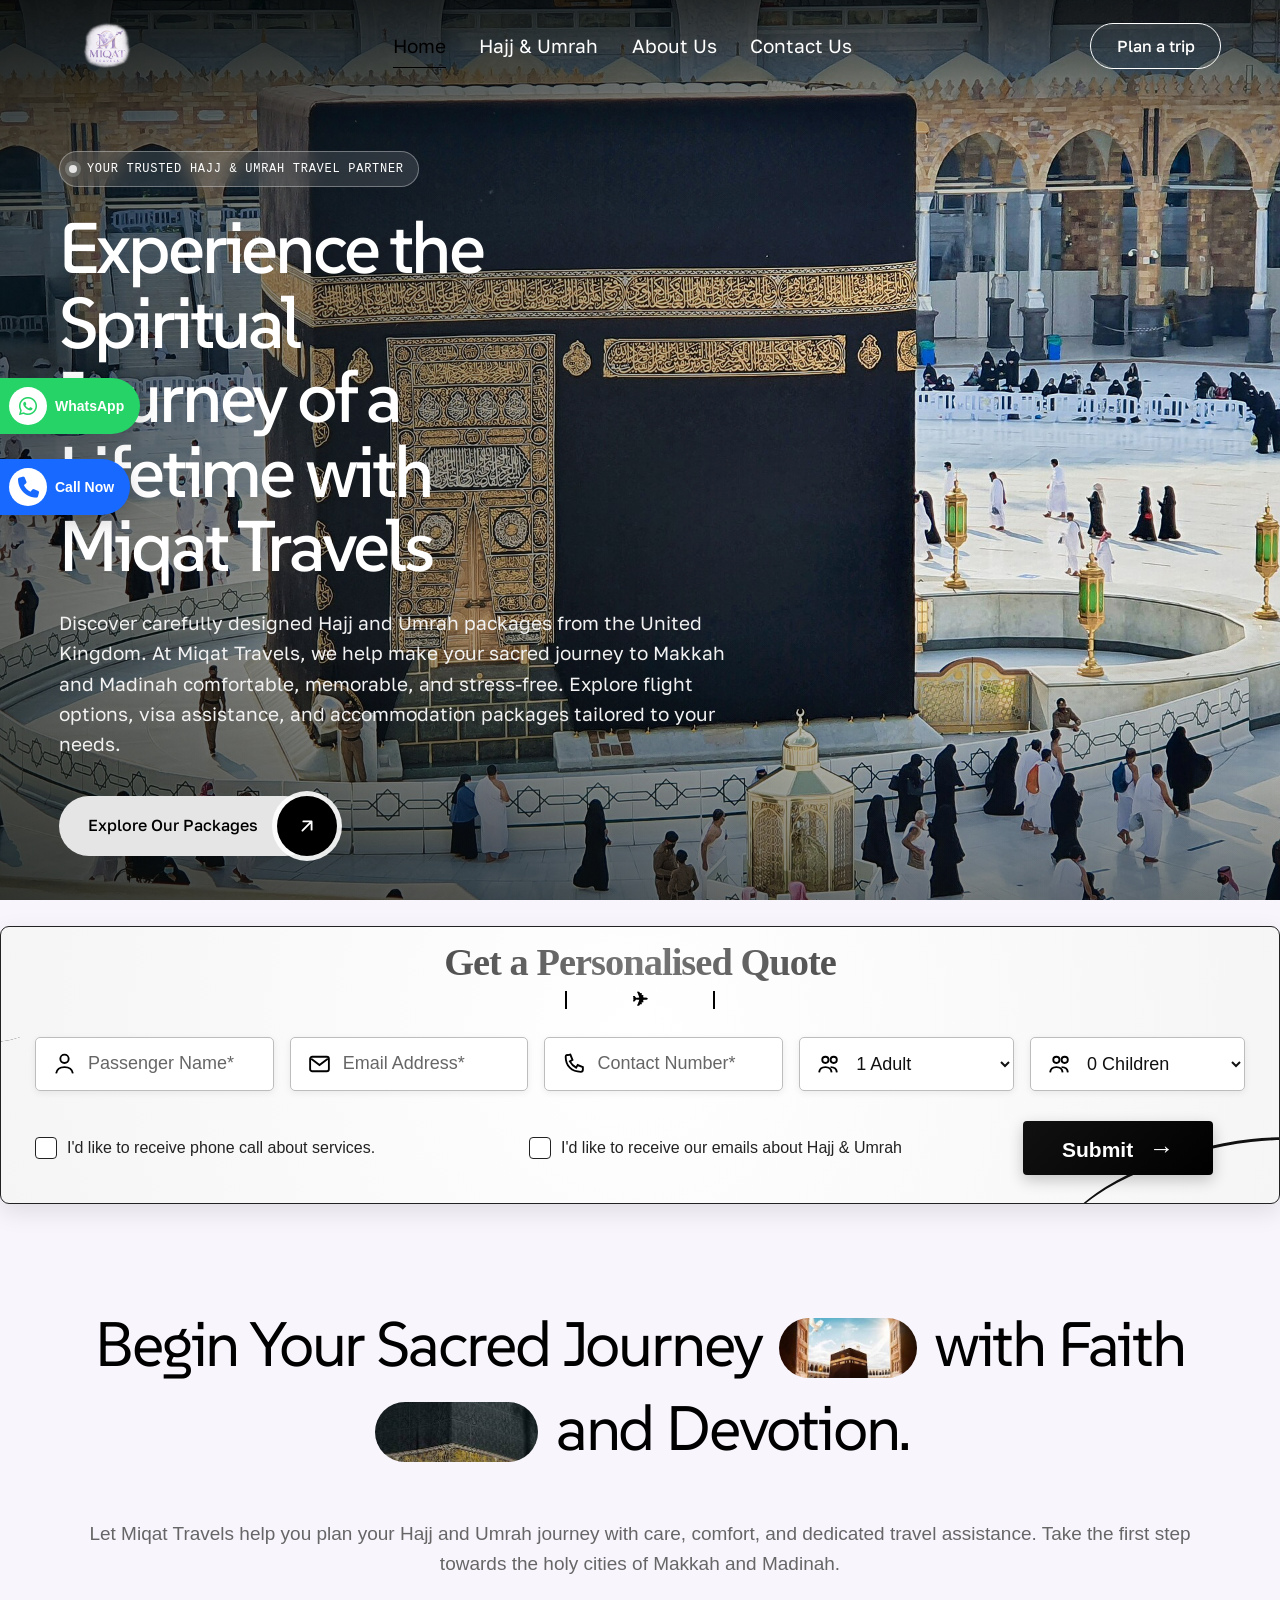
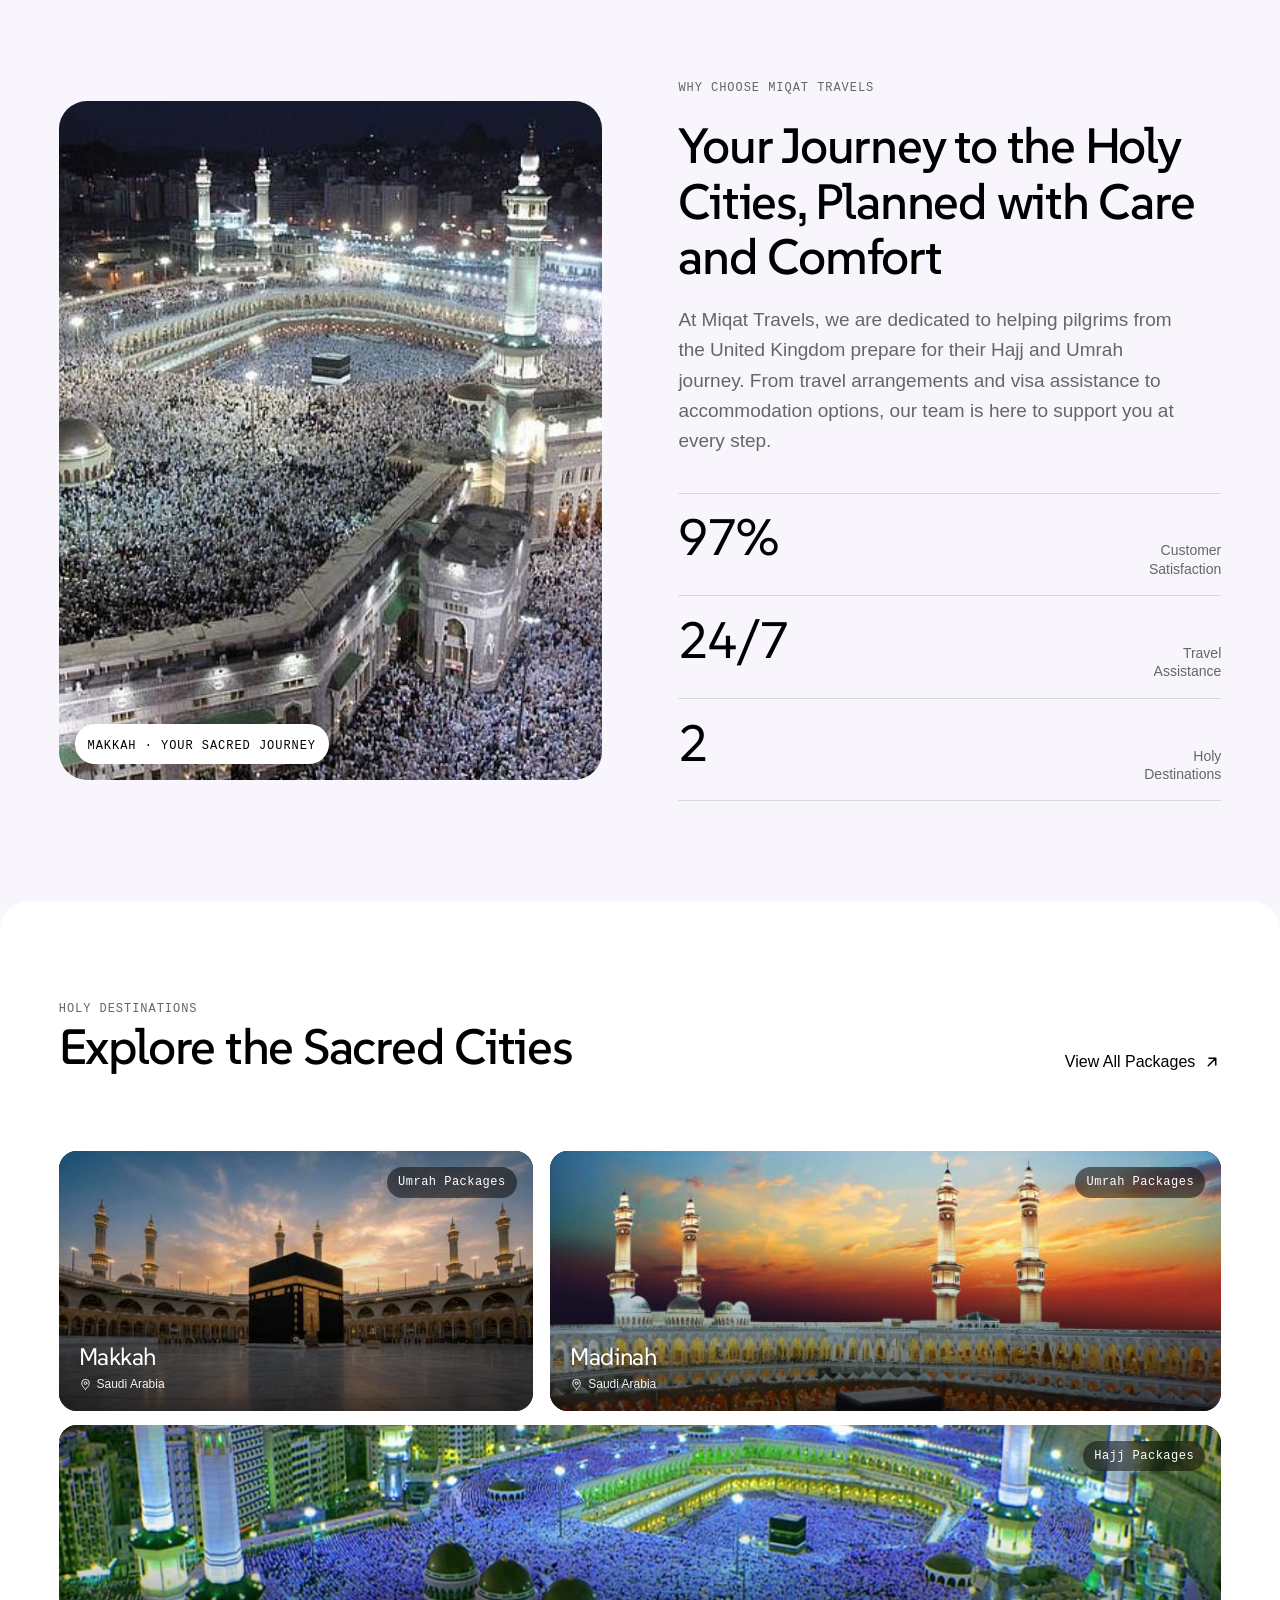
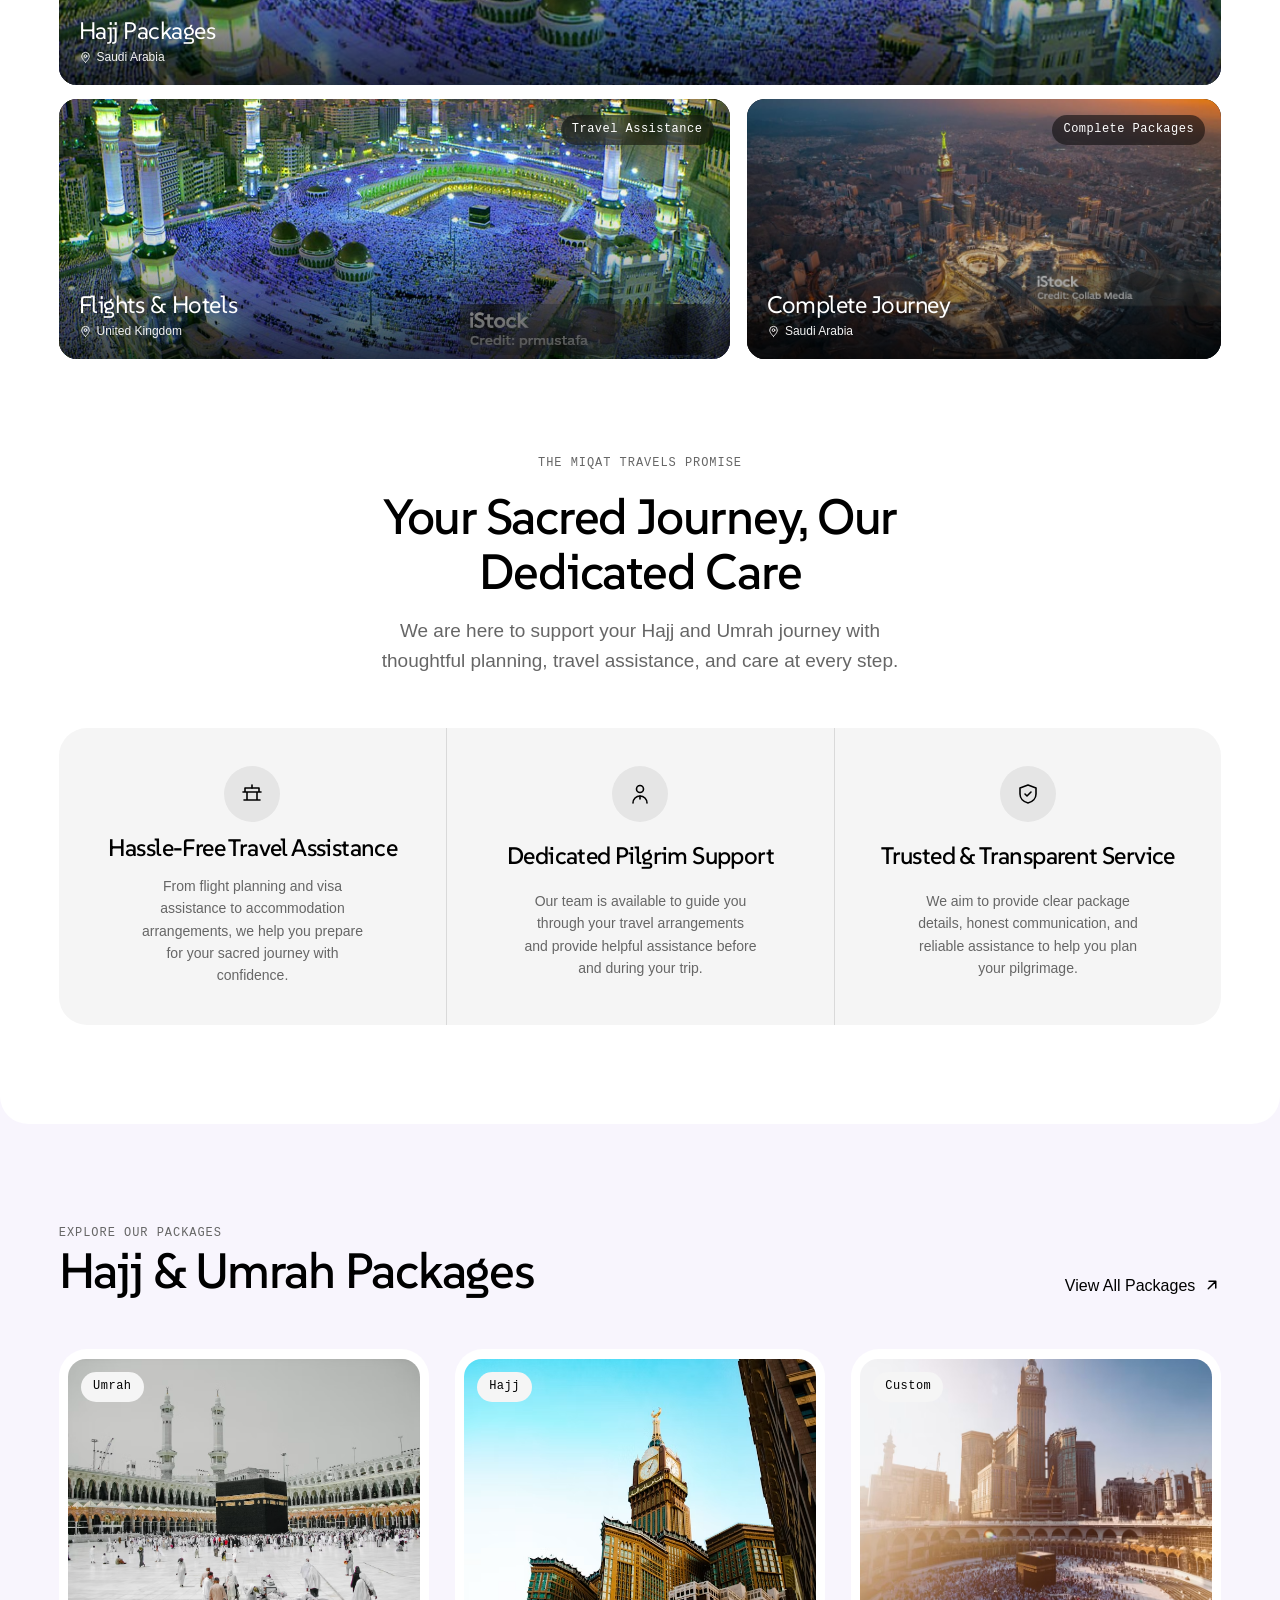
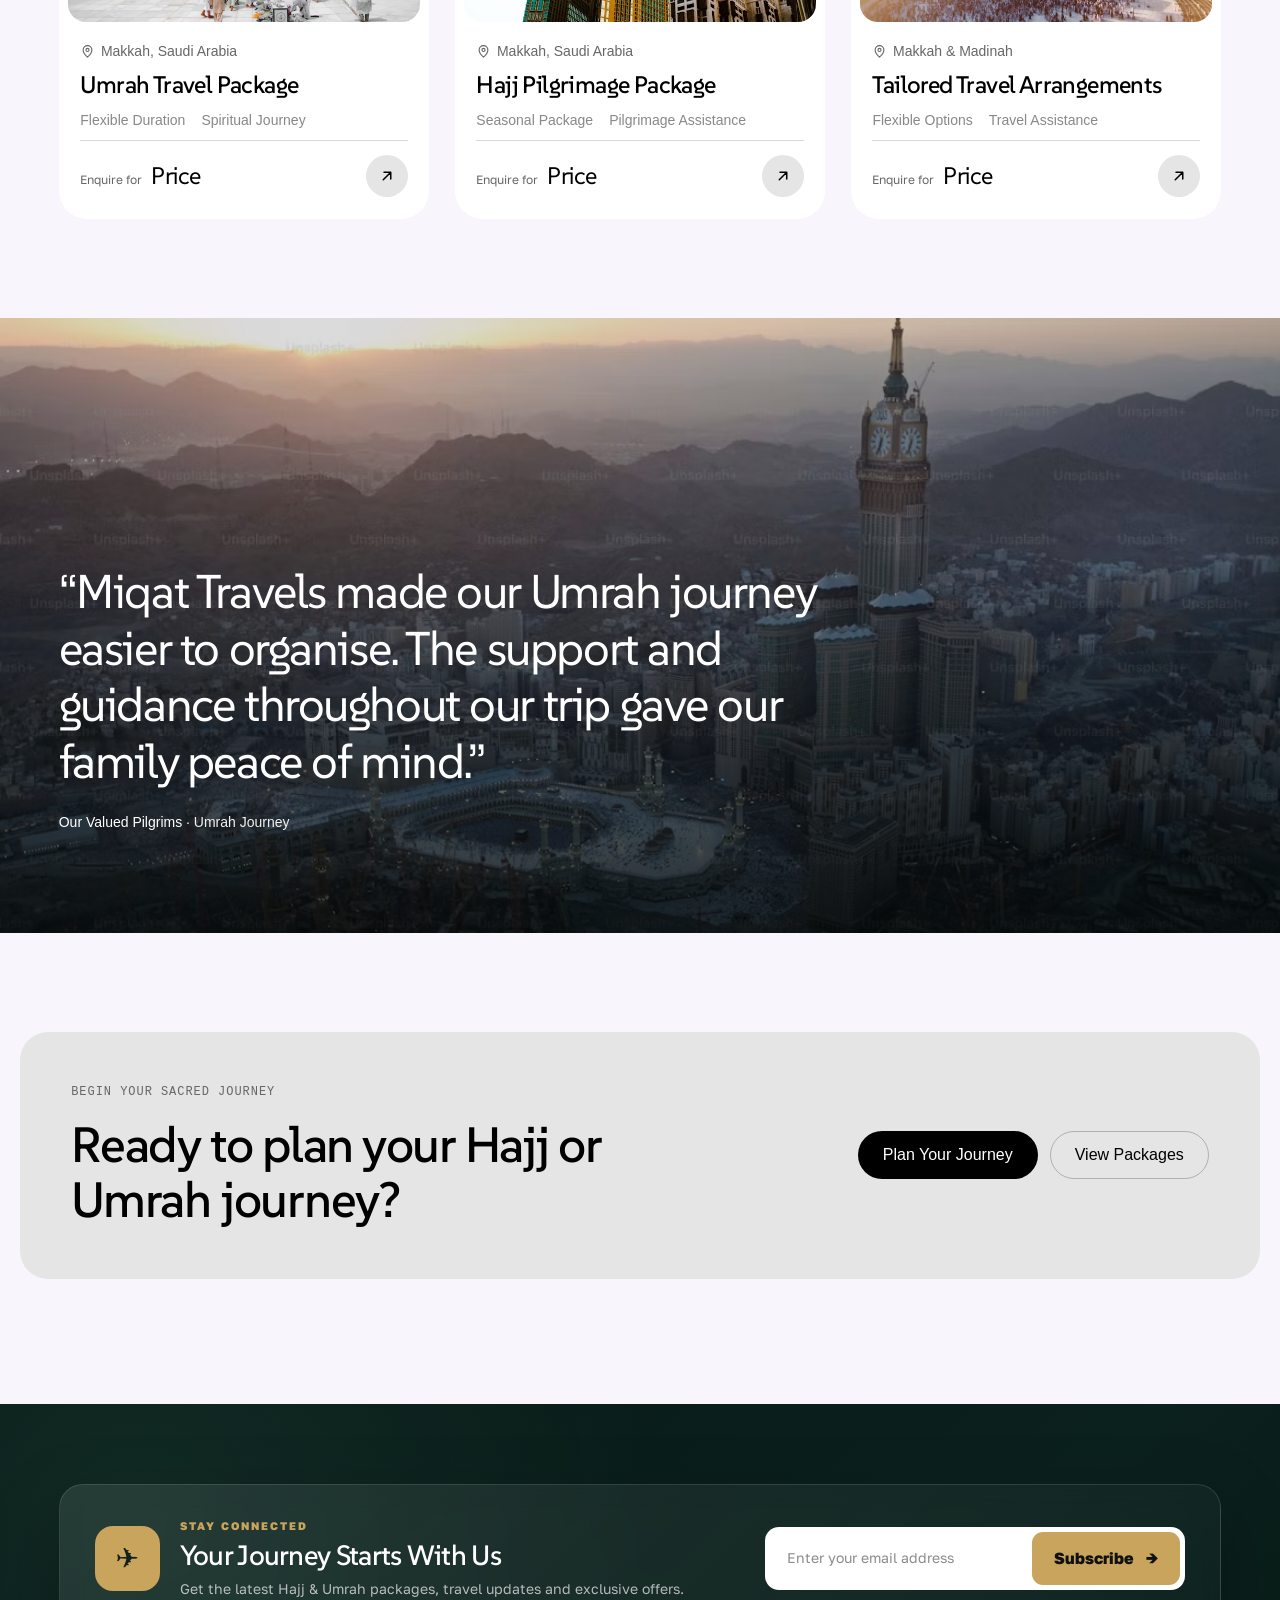
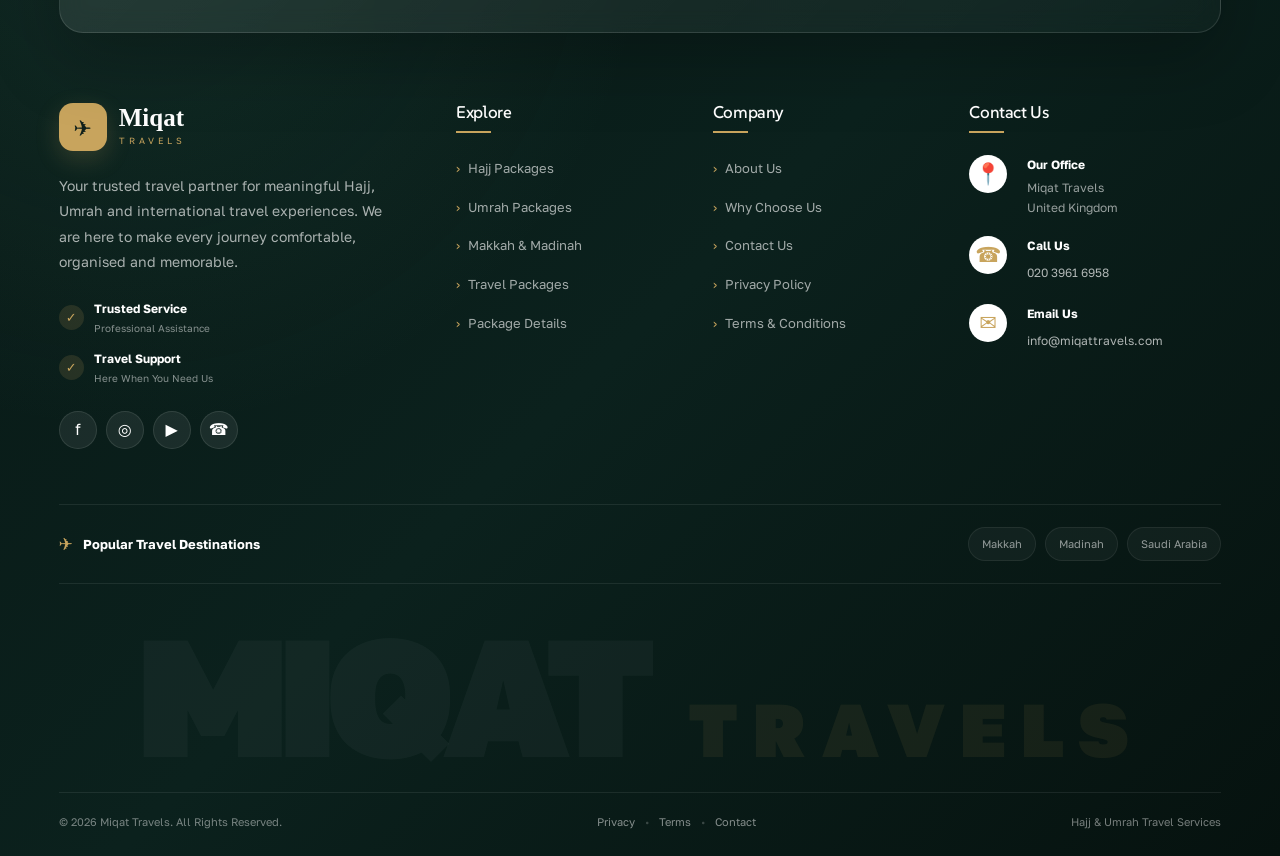
<file: index.html>
<!DOCTYPE html>
<html lang="en">
<head>
     

<meta charset="utf-8" />
<meta name="viewport" content="width=device-width, initial-scale=1" />
<title>Miqat Travels — Tours & Adventure Travel</title>
<link rel="icon" type="image/png" sizes="32x32"
      href="img/a05d1723-38ce-4c4b-afee-14852c723192.png?v=2">
<meta name="description" content="Miqat Travels is a free travel agency HTML template — photo hero with a working booking panel, destination bento, tour listings, tour detail, about and contact pages." />
<meta name="theme-color" content="#101412" />

<link rel="preconnect" href="https://fonts.googleapis.com" />
<link rel="preconnect" href="https://fonts.gstatic.com" crossorigin />
<link href="https://fonts.googleapis.com/css2?family=SUSE:wght@400;500;600&family=Golos+Text:wght@400;500;600&family=Ubuntu+Sans+Mono:wght@400;500&display=swap" rel="stylesheet" />
<link rel="preconnect" href="https://images.pexels.com" crossorigin />

<link rel="stylesheet" href="assets/css/tokens.css" />
<link rel="stylesheet" href="assets/css/site.css" />
<link rel="stylesheet" href="assets/css/pages.css" />
</head>
<body>
<a class="skip" href="#main">Skip to content</a>

<header class="header" data-header="photo">
  <div class="container header__inner">
   <a href="index.html" aria-label="Miqat Travels Home" class="brand">
    <img src="img/logo.png" alt="Miqat Travels Logo" class="brand-logo">
</a>

<style>
.brand {
    display: inline-flex;
    align-items: center;
    text-decoration: none;
    max-width: 100%;
}

.brand-logo {
    display: block;
    width: 100px;
    height: auto;
    max-width: 100%;
    object-fit: contain;
}

/* Tablet */
@media (max-width: 768px) {
    .brand-logo {
        width: 180px;
    }
}

/* Mobile */
@media (max-width: 480px) {
    .brand-logo {
        width: 150px;
    }
}
</style>

    <nav class="nav" id="site-nav" aria-label="Main">
      <a href="index.html" aria-current="page">Home</a>
      <a href="tours.html">Hajj & Umrah</a>
      <a href="about.html">About Us</a>
      <a href="contact.html">Contact Us</a>
      <a class="nav__signin-mobile" href="contact.html">Plan a trip</a>
    </nav>

    <div class="header__tools">
      <a class="btn header__signin" href="contact.html">Plan a trip</a>
      <button class="burger" type="button" aria-expanded="false" aria-controls="site-nav" aria-label="Open menu">
        <span></span><span></span>
      </button>
    </div>
  </div>
</header>
<main id="main">

    <!-- ===== Hajj & Umrah Hero Section ===== -->
    <section class="hero on-photo" aria-labelledby="hero-title">

        <!-- Background Image -->
        <img
            class="hero__img"
            src="img/1.jpg"
            alt="Beautiful mountain landscape"
            width="2000"
            height="1333"
            fetchpriority="high"
            decoding="async"
        />

        <div class="container hero__grid">

            <!-- Hero Content -->
            <div class="hero__copy">

                <p class="hero__eyebrow">
                    <span class="hero__dot" aria-hidden="true"></span>
                    Your Trusted Hajj & Umrah Travel Partner
                </p>

                <h1 id="hero-title" class="hero__title">
                    Experience the Spiritual Journey of a Lifetime with Miqat Travels
                </h1>

                <p class="hero__sub">
                    Discover carefully designed Hajj and Umrah packages
                    from the United Kingdom. At Miqat Travels, we help
                    make your sacred journey to Makkah and Madinah
                    comfortable, memorable, and stress-free.
                    Explore flight options, visa assistance,
                    and accommodation packages tailored to your needs.
                </p>

                <!-- CTA Button -->
                <a class="cta-orbit" href="tours.html">
                    <span class="cta-orbit__text">
                        Explore Our Packages
                    </span>

                    <span class="cta-orbit__dot" aria-hidden="true">
                        <svg
                            viewBox="0 0 24 24"
                            fill="none"
                            stroke="currentColor"
                            stroke-width="2"
                            stroke-linecap="round"
                            stroke-linejoin="round"
                            aria-hidden="true"
                        >
                            <path d="M7 17 17 7M8 7h9v9"/>
                        </svg>
                    </span>
                </a>

            </div>

        </div>

    </section>

<section class="quote-section" aria-labelledby="quote-form-title">

<style>

    .quote-section,
    .quote-section * {
        box-sizing: border-box;
    }

    .quote-section {
        font-family: Arial, Helvetica, sans-serif;
        color: #111111;
    }

    /* Main Quote Box */
    .quote-box {
        position: relative;
        width: 100%;
        max-width: 1500px;
        margin: auto;
        padding: 14px 34px 28px;
        border: 1px solid #222222;
        border-radius: 9px;
        overflow: hidden;

        background:
            radial-gradient(
                circle at 50% 40%,
                rgba(255,255,255,.98),
                rgba(245,245,245,.98)
            );

        box-shadow:
            0 8px 25px rgba(0,0,0,.10);
    }

    /* Decorative curves */
    .quote-box::before {
        content: "";
        position: absolute;
        width: 190px;
        height: 190px;
        left: -105px;
        top: -75px;
        border: 3px solid #111111;
        border-right: 0;
        border-bottom: 0;
        border-radius: 50%;
        transform: rotate(-18deg);
        pointer-events: none;
    }

    .quote-box::after {
        content: "";
        position: absolute;
        width: 300px;
        height: 110px;
        right: -80px;
        bottom: -55px;
        border: 3px solid #111111;
        border-left: 0;
        border-bottom: 0;
        border-radius: 50%;
        transform: rotate(-15deg);
        pointer-events: none;
    }

    /* Heading */
    .quote-title {
        position: relative;
        z-index: 2;
        text-align: center;
        margin-bottom: 28px;

        font-family: Georgia, "Times New Roman", serif;
        font-size: clamp(30px, 3vw, 48px);
        font-weight: 700;
        line-height: 1.1;

        background: linear-gradient(
            90deg,
            #000000,
            #777777,
            #000000
        );

        -webkit-background-clip: text;
        background-clip: text;
        color: transparent;
    }

    /* Small airplane decoration */
    .quote-title::after {
        content: "✈";
        display: block;
        width: 150px;
        margin: 8px auto 0;
        padding: 0 12px;

        color: #000000;
        font-family: Arial, sans-serif;
        font-size: 19px;
        line-height: 18px;

        border-left: 2px solid #000000;
        border-right: 2px solid #000000;
    }

    /* Form */
    .quote-form {
        position: relative;
        z-index: 2;
    }

    .form-row {
        display: grid;
        grid-template-columns:
            1fr
            1fr
            1fr
            .9fr
            .9fr;

        gap: 16px;
    }

    /* Inputs */
    .field {
        position: relative;
        height: 54px;
    }

    .field input,
    .field select {
        width: 100%;
        height: 54px;

        padding: 0 18px 0 52px;

        border: 1px solid #bdbdbd;
        border-radius: 5px;

        background: rgba(255,255,255,.96);
        color: #111111;

        font-size: 18px;
        outline: none;

        box-shadow:
            0 2px 7px rgba(0,0,0,.07);

        transition:
            border-color .2s ease,
            box-shadow .2s ease;
    }

    .field select {
        appearance: auto;
        padding-left: 52px;
        cursor: pointer;
    }

    .field input::placeholder {
        color: #666666;
        opacity: 1;
    }

    .field input:focus,
    .field select:focus {
        border-color: #000000;

        box-shadow:
            0 0 0 3px rgba(0,0,0,.10);
    }

    /* Icons */
    .field-icon {
        position: absolute;
        left: 17px;
        top: 50%;
        transform: translateY(-50%);

        width: 25px;
        height: 25px;

        color: #000000;
        z-index: 3;

        pointer-events: none;
    }

    .field-icon svg {
        width: 100%;
        height: 100%;
        stroke: currentColor;
        fill: none;
        stroke-width: 1.8;
    }

    /* Bottom row */
    .bottom-row {
        display: grid;
        grid-template-columns: 1fr 1fr auto auto auto;
        align-items: center;
        gap: 16px;

        margin-top: 30px;
    }

    /* Checkboxes */
    .check-item {
        display: flex;
        align-items: center;
        gap: 10px;

        color: #222222;
        font-size: 16px;
        font-weight: 500;
        white-space: nowrap;
    }

    .check-item input {
        width: 22px;
        height: 22px;

        margin: 0;

        appearance: none;
        -webkit-appearance: none;

        background: #ffffff;
        border: 1px solid #222222;
        border-radius: 4px;

        cursor: pointer;
        position: relative;
    }

    .check-item input:checked {
        background: #000000;
        border-color: #000000;
    }

    .check-item input:checked::after {
        content: "✓";

        position: absolute;
        left: 50%;
        top: 50%;

        transform: translate(-50%, -55%);

        color: #ffffff;
        font-size: 15px;
        font-weight: bold;
    }

    /* Submit */
    .submit-btn {
        height: 54px;
        min-width: 190px;

        border: 0;
        border-radius: 4px;

        background:
            linear-gradient(
                135deg,
                #111111,
                #000000
            );

        color: #ffffff;

        font-size: 21px;
        font-weight: 700;

        cursor: pointer;

        box-shadow:
            0 5px 15px rgba(0,0,0,.22);

        transition:
            transform .2s ease,
            box-shadow .2s ease,
            background .2s ease;
    }

    .submit-btn::after {
        content: " →";
        color: #ffffff;
        font-size: 25px;
        margin-left: 10px;
    }

    .submit-btn:hover {
        transform: translateY(-2px);

        background:
            linear-gradient(
                135deg,
                #333333,
                #000000
            );

        box-shadow:
            0 8px 20px rgba(0,0,0,.30);
    }

    .submit-btn:active {
        transform: translateY(0);
    }


    /* ==========================================
       TABLET
       ========================================== */

    @media (max-width: 1100px) {

        .quote-box {
            padding: 18px 20px 24px;
        }

        .form-row {
            grid-template-columns:
                repeat(3, 1fr);
        }

        .bottom-row {
            grid-template-columns:
                1fr 1fr;
        }

        .submit-btn {
            justify-self: start;
        }
    }


    /* ==========================================
       MOBILE
       ========================================== */

    @media (max-width: 700px) {

        .quote-section {
            padding: 8px;
        }

        .quote-box {
            padding: 22px 14px;
        }

        .quote-title {
            font-size: 30px;
            margin-bottom: 22px;
        }

        .form-row {
            grid-template-columns: 1fr;
            gap: 12px;
        }

        .field,
        .field input,
        .field select {
            height: 52px;
        }

        .bottom-row {
            grid-template-columns: 1fr;
            gap: 14px;
            margin-top: 22px;
        }

        .check-item {
            white-space: normal;
            font-size: 14px;
        }

        .submit-btn {
            width: 100%;
        }
    }

</style>




<section class="quote-box">

    <h1 id="quote-form-title" class="quote-title">
        Get a Personalised Quote
    </h1>

    <form class="quote-form" action="save_quote.php" method="POST" autocomplete="on">

        <div class="form-row">

            <!-- Passenger Name -->
            <div class="field">
                <span class="field-icon">
                    <svg viewBox="0 0 24 24" aria-hidden="true">
                        <circle cx="12" cy="7" r="4"></circle>
                        <path d="M4 21c.7-4 3.2-6 8-6s7.3 2 8 6"></path>
                    </svg>
                </span>
                <input type="text" name="passenger_name" placeholder="Passenger Name*" required maxlength="150">
            </div>

            <!-- Email -->
            <div class="field">
                <span class="field-icon">
                    <svg viewBox="0 0 24 24" aria-hidden="true">
                        <rect x="3" y="5" width="18" height="14" rx="2"></rect>
                        <path d="m4 7 8 6 8-6"></path>
                    </svg>
                </span>
                <input type="email" name="email" placeholder="Email Address*" required maxlength="190">
            </div>

            <!-- Phone -->
            <div class="field">
                <span class="field-icon">
                    <svg viewBox="0 0 24 24" aria-hidden="true">
                        <path d="M6.5 3.5 9 3l2 5-2.5 1.5a15 15 0 0 0 6 6L16 13l5 2v2.5c0 1.1-.9 2-2 2C10.2 19.5 4.5 13.8 4.5 5c0-1.1.9-2 2-1.5Z"></path>
                    </svg>
                </span>
                <input type="tel" name="contact_number" placeholder="Contact Number*" required maxlength="30" inputmode="tel">
            </div>

            <!-- Adult -->
            <div class="field">
                <span class="field-icon">
                    <svg viewBox="0 0 24 24" aria-hidden="true">
                        <circle cx="9" cy="8" r="3"></circle>
                        <circle cx="17" cy="8" r="3"></circle>
                        <path d="M3 20c.4-3.5 2.4-5 6-5s5.6 1.5 6 5"></path>
                        <path d="M14 15c3.5 0 5.8 1.6 6 5"></path>
                    </svg>
                </span>
                <select name="adults" required>
                    <option value="1">1 Adult</option>
                    <option value="2">2 Adults</option>
                    <option value="3">3 Adults</option>
                    <option value="4">4 Adults</option>
                    <option value="5">5 Adults</option>
                </select>
            </div>

            <!-- Child -->
            <div class="field">
                <span class="field-icon">
                    <svg viewBox="0 0 24 24" aria-hidden="true">
                        <circle cx="9" cy="8" r="3"></circle>
                        <circle cx="17" cy="8" r="3"></circle>
                        <path d="M3 20c.4-3.5 2.4-5 6-5s5.6 1.5 6 5"></path>
                        <path d="M14 15c3.5 0 5.8 1.6 6 5"></path>
                    </svg>
                </span>
                <select name="children" required>
                    <option value="0">0 Children</option>
                    <option value="1">1 Child</option>
                    <option value="2">2 Children</option>
                    <option value="3">3 Children</option>
                    <option value="4">4 Children</option>
                </select>
            </div>

        </div>

        <div class="bottom-row">

            <label class="check-item">
                <input type="checkbox" name="phone_call" value="1">
                <span>I'd like to receive phone call about services.</span>
            </label>

            <label class="check-item">
                <input type="checkbox" name="email_updates" value="1">
                <span>I'd like to receive our emails about Hajj &amp; Umrah</span>
            </label>

            <button class="submit-btn" type="submit">
                Submit
            </button>

        </div>

    </form>

</section>

<!-- ===== Hajj & Umrah Statement Section ===== -->
<section class="section statement" aria-labelledby="statement-title">

    <div class="container">

        <h2 id="statement-title" class="statement__line" data-reveal>

            Begin Your Sacred Journey

            <span class="pill-img">
                <img
                    src="img/images (3).jfif"
                    alt="Holy journey"
                    width="600"
                    height="400"
                    loading="lazy"
                    decoding="async"
                />
            </span>

            with Faith

            <span class="pill-img pill-img--wide">
                <img
                    src="img/images (2).jfif"
                    alt="Sacred travel experience"
                    width="600"
                    height="400"
                    loading="lazy"
                    decoding="async"
                />
            </span>

            and Devotion.

        </h2>

        <p class="statement__sub" data-reveal>
            Let Miqat Travels help you plan your Hajj and Umrah journey
            with care, comfort, and dedicated travel assistance.
            Take the first step towards the holy cities of Makkah
            and Madinah.
        </p>

    </div>

</section>

<!-- ===== Why Choose Miqat Travels ===== -->
<section class="section section--flush-top" aria-labelledby="closer-title">

    <div class="container split">

        <!-- Image -->
        <figure class="split__media" data-reveal>

            <img
                src="img/caption.jpg"
                alt="Beautiful view of the Holy Kaaba"
                width="1100"
                height="1375"
                loading="lazy"
                decoding="async"
            />

            <figcaption class="split__cap">
                <span class="label">
                    Makkah · Your Sacred Journey
                </span>
            </figcaption>

        </figure>

        <!-- Content -->
        <div class="split__copy">

            <p class="label">
                Why Choose Miqat Travels
            </p>

            <h2 id="closer-title">
                Your Journey to the Holy Cities,
                Planned with Care and Comfort
            </h2>

            <p>
                At Miqat Travels, we are dedicated to helping pilgrims
                from the United Kingdom prepare for their Hajj and
                Umrah journey. From travel arrangements and visa
                assistance to accommodation options, our team is here
                to support you at every step.
            </p>

            <!-- Statistics -->
            <dl class="ledger">

                <div>
                    <dt>Customer Satisfaction</dt>
                    <dd>97%</dd>
                </div>

                <div>
                    <dt>Travel Assistance</dt>
                    <dd>24/7</dd>
                </div>

                <div>
                    <dt>Holy Destinations</dt>
                    <dd>2</dd>
                </div>

            </dl>

        </div>

    </div>

</section>

<!-- ===== Hajj & Umrah Destinations Bento ===== -->
<section class="section destinations" aria-labelledby="dest-title">

    <div class="container">

        <div class="shead shead--split">

            <div>
                <p class="label">Holy Destinations</p>

                <h2 id="dest-title">
                    Explore the Sacred Cities
                </h2>
            </div>

            <a class="link-arrow" href="tours.html">
                View All Packages

                <svg viewBox="0 0 24 24" fill="none"
                     stroke="currentColor" stroke-width="2"
                     stroke-linecap="round"
                     stroke-linejoin="round"
                     aria-hidden="true">
                    <path d="M7 17 17 7M8 7h9v9"/>
                </svg>
            </a>

        </div>
<br>
        <div class="bento">

            <!-- Makkah -->
            <a class="dtile" href="tours.html">

                <img
                    src="img/02.jpg"
                    alt="Makkah Holy City"
                    width="1100"
                    height="733"
                    loading="lazy"
                    decoding="async"
                />

                <span class="dtile__meta">

                    <span class="dtile__name">
                        Makkah
                    </span>

                    <span class="dtile__place">

                        <svg viewBox="0 0 24 24" fill="none"
                             stroke="currentColor" stroke-width="1.8"
                             stroke-linecap="round"
                             stroke-linejoin="round"
                             aria-hidden="true">
                            <path d="M12 21s-7-6.2-7-11.5a7 7 0 0 1 14 0C19 14.8 12 21 12 21Z"/>
                            <circle cx="12" cy="9.5" r="2.5"/>
                        </svg>

                        Saudi Arabia

                    </span>

                </span>

                <span class="dtile__count">
                    Umrah Packages
                </span>

            </a>


            <!-- Madinah -->
            <a class="dtile" href="tours.html">

                <img
                    src="img/istockphoto-1513886439-612x612.jpg"
                    alt="Madinah Holy City"
                    width="1100"
                    height="733"
                    loading="lazy"
                    decoding="async"
                />

                <span class="dtile__meta">

                    <span class="dtile__name">
                        Madinah
                    </span>

                    <span class="dtile__place">

                        <svg viewBox="0 0 24 24" fill="none"
                             stroke="currentColor" stroke-width="1.8"
                             stroke-linecap="round"
                             stroke-linejoin="round"
                             aria-hidden="true">
                            <path d="M12 21s-7-6.2-7-11.5a7 7 0 0 1 14 0C19 14.8 12 21 12 21Z"/>
                            <circle cx="12" cy="9.5" r="2.5"/>
                        </svg>

                        Saudi Arabia

                    </span>

                </span>

                <span class="dtile__count">
                    Umrah Packages
                </span>

            </a>


            <!-- Hajj -->
            <a class="dtile dtile--wide" href="tours.html">

                <img
                    src="img/istockphoto-891971638-1024x1024.jpg"
                    alt="Hajj pilgrimage journey"
                    width="1100"
                    height="733"
                    loading="lazy"
                    decoding="async"
                />

                <span class="dtile__meta">

                    <span class="dtile__name">
                        Hajj Packages
                    </span>

                    <span class="dtile__place">

                        <svg viewBox="0 0 24 24" fill="none"
                             stroke="currentColor" stroke-width="1.8"
                             stroke-linecap="round"
                             stroke-linejoin="round"
                             aria-hidden="true">
                            <path d="M12 21s-7-6.2-7-11.5a7 7 0 0 1 14 0C19 14.8 12 21 12 21Z"/>
                            <circle cx="12" cy="9.5" r="2.5"/>
                        </svg>

                        Saudi Arabia

                    </span>

                </span>

                <span class="dtile__count">
                    Hajj Packages
                </span>

            </a>


            <!-- Flights & Hotels -->
            <a class="dtile" href="tours.html">

                <img
                    src="img/istockphoto-891971638-1024x1024.jpg"
                    alt="Travel accommodation and flights"
                    width="1100"
                    height="733"
                    loading="lazy"
                    decoding="async"
                />

                <span class="dtile__meta">

                    <span class="dtile__name">
                        Flights & Hotels
                    </span>

                    <span class="dtile__place">

                        <svg viewBox="0 0 24 24" fill="none"
                             stroke="currentColor" stroke-width="1.8"
                             stroke-linecap="round"
                             stroke-linejoin="round"
                             aria-hidden="true">
                            <path d="M12 21s-7-6.2-7-11.5a7 7 0 0 1 14 0C19 14.8 12 21 12 21Z"/>
                            <circle cx="12" cy="9.5" r="2.5"/>
                        </svg>

                        United Kingdom

                    </span>

                </span>

                <span class="dtile__count">
                    Travel Assistance
                </span>

            </a>


            <!-- Complete Journey -->
            <a class="dtile" href="tours.html">

                <img
                    src="img/istockphoto-2189017784-1024x1024.jpg"
                    alt="Spiritual travel experience"
                    width="1100"
                    height="733"
                    loading="lazy"
                    decoding="async"
                />

                <span class="dtile__meta">

                    <span class="dtile__name">
                        Complete Journey
                    </span>

                    <span class="dtile__place">

                        <svg viewBox="0 0 24 24" fill="none"
                             stroke="currentColor" stroke-width="1.8"
                             stroke-linecap="round"
                             stroke-linejoin="round"
                             aria-hidden="true">
                            <path d="M12 21s-7-6.2-7-11.5a7 7 0 0 1 14 0C19 14.8 12 21 12 21Z"/>
                            <circle cx="12" cy="9.5" r="2.5"/>
                        </svg>

                        Saudi Arabia

                    </span>

                </span>

                <span class="dtile__count">
                    Complete Packages
                </span>

            </a>

        </div>

    </div>

</section>

<!-- ===== Why Us — Three Promises ===== -->
<section class="section promises" aria-labelledby="prom-title">

    <div class="container">

        <div class="shead shead--center">

            <p class="label">The Miqat Travels Promise</p>

            <h2 id="prom-title">
                Your Sacred Journey, Our Dedicated Care
            </h2>

            <p>
                We are here to support your Hajj and Umrah journey
                with thoughtful planning, travel assistance, and
                care at every step.
            </p>

        </div>

        <ul class="promise-row">

            <!-- Promise 1 -->
            <li class="promise" data-reveal>

                <span class="promise__icon" aria-hidden="true">
                    <svg viewBox="0 0 24 24" fill="none"
                         stroke="currentColor" stroke-width="1.6"
                         stroke-linecap="round"
                         stroke-linejoin="round">
                        <path d="M3 10h18M5 10V6h14v4M7 10v8M17 10v8M4 18h16"/>
                        <path d="M12 3v3"/>
                    </svg>
                </span>

                <h3>
                    Hassle-Free Travel Assistance
                </h3>

                <p>
                    From flight planning and visa assistance to
                    accommodation arrangements, we help you
                    prepare for your sacred journey with confidence.
                </p>

            </li>


            <!-- Promise 2 -->
            <li class="promise" data-reveal>

                <span class="promise__icon" aria-hidden="true">
                    <svg viewBox="0 0 24 24" fill="none"
                         stroke="currentColor" stroke-width="1.6"
                         stroke-linecap="round"
                         stroke-linejoin="round">
                        <circle cx="12" cy="7" r="3.5"/>
                        <path d="M5 21a7 7 0 0 1 14 0"/>
                        <path d="M12 14v3"/>
                    </svg>
                </span>

                <h3>
                    Dedicated Pilgrim Support
                </h3>

                <p>
                    Our team is available to guide you through
                    your travel arrangements and provide
                    helpful assistance before and during your trip.
                </p>

            </li>


            <!-- Promise 3 -->
            <li class="promise" data-reveal>

                <span class="promise__icon" aria-hidden="true">
                    <svg viewBox="0 0 24 24" fill="none"
                         stroke="currentColor" stroke-width="1.6"
                         stroke-linecap="round"
                         stroke-linejoin="round">
                        <path d="M12 3 4 6v6c0 4.5 3.4 8 8 9
                                 4.6-1 8-4.5 8-9V6l-8-3Z"/>
                        <path d="m9 12 2 2 4-4"/>
                    </svg>
                </span>

                <h3>
                    Trusted & Transparent Service
                </h3>

                <p>
                    We aim to provide clear package details,
                    honest communication, and reliable assistance
                    to help you plan your pilgrimage.
                </p>

            </li>

        </ul>

    </div>

</section>

<!-- ===== Featured Hajj & Umrah Packages ===== -->
<section class="section" aria-labelledby="feat-title">

    <div class="container">

        <div class="shead shead--split">

            <div>

                <p class="label">
                    Explore Our Packages
                </p>

                <h2 id="feat-title">
                    Hajj & Umrah Packages
                </h2>

            </div>

            <a class="link-arrow" href="tours.html">

                View All Packages

                <svg viewBox="0 0 24 24" fill="none"
                     stroke="currentColor" stroke-width="2"
                     stroke-linecap="round"
                     stroke-linejoin="round"
                     aria-hidden="true">
                    <path d="M7 17 17 7M8 7h9v9"/>
                </svg>

            </a>

        </div>


        <div class="tgrid">


            <!-- Umrah Package -->
            <article class="tcard"
                     data-kind="umrah"
                     data-price="0"
                     data-days="">

                <div class="tcard__media">

                    <img
                        src="img/photo-1693590614566-1d3ea9ef32f7.avif"
                        alt="Umrah pilgrimage package"
                        width="800"
                        height="600"
                        loading="lazy"
                        decoding="async"
                    />

                    <span class="tcard__kind">
                        Umrah
                    </span>

                </div>


                <div class="tcard__body">

                    <p class="tcard__place">

                        <svg viewBox="0 0 24 24" fill="none"
                             stroke="currentColor"
                             stroke-width="1.8"
                             stroke-linecap="round"
                             stroke-linejoin="round"
                             aria-hidden="true">
                            <path d="M12 21s-7-6.2-7-11.5a7 7 0 0 1 14 0C19 14.8 12 21 12 21Z"/>
                            <circle cx="12" cy="9.5" r="2.5"/>
                        </svg>

                        Makkah, Saudi Arabia

                    </p>


                    <h3 class="tcard__name">

                        <a href="tours.html">
                            Umrah Travel Package
                        </a>

                    </h3>


                    <p class="tcard__facts">

                        <span>
                            Flexible Duration
                        </span>

                        <span>
                            Spiritual Journey
                        </span>

                    </p>


                    <p class="tcard__foot">

                        <span class="tcard__price">
                            <small>Enquire for</small>
                            Price
                        </span>

                        <span class="tcard__go" aria-hidden="true">

                            <svg viewBox="0 0 24 24" fill="none"
                                 stroke="currentColor"
                                 stroke-width="2"
                                 stroke-linecap="round"
                                 stroke-linejoin="round"
                                 aria-hidden="true">
                                <path d="M7 17 17 7M8 7h9v9"/>
                            </svg>

                        </span>

                    </p>

                </div>

            </article>



            <!-- Hajj Package -->
            <article class="tcard"
                     data-kind="hajj"
                     data-price="0"
                     data-days="">

                <div class="tcard__media">

                    <img
                        src="img/photo-1664723288695-2d4e1dd27e31.avif"
                        alt="Hajj pilgrimage travel package"
                        width="800"
                        height="600"
                        loading="lazy"
                        decoding="async"
                    />

                    <span class="tcard__kind">
                        Hajj
                    </span>

                </div>


                <div class="tcard__body">

                    <p class="tcard__place">

                        <svg viewBox="0 0 24 24" fill="none"
                             stroke="currentColor"
                             stroke-width="1.8"
                             stroke-linecap="round"
                             stroke-linejoin="round"
                             aria-hidden="true">
                            <path d="M12 21s-7-6.2-7-11.5a7 7 0 0 1 14 0C19 14.8 12 21 12 21Z"/>
                            <circle cx="12" cy="9.5" r="2.5"/>
                        </svg>

                        Makkah, Saudi Arabia

                    </p>


                    <h3 class="tcard__name">

                        <a href="tours.html">
                            Hajj Pilgrimage Package
                        </a>

                    </h3>


                    <p class="tcard__facts">

                        <span>
                            Seasonal Package
                        </span>

                        <span>
                            Pilgrimage Assistance
                        </span>

                    </p>


                    <p class="tcard__foot">

                        <span class="tcard__price">
                            <small>Enquire for</small>
                            Price
                        </span>

                        <span class="tcard__go" aria-hidden="true">

                            <svg viewBox="0 0 24 24" fill="none"
                                 stroke="currentColor"
                                 stroke-width="2"
                                 stroke-linecap="round"
                                 stroke-linejoin="round"
                                 aria-hidden="true">
                                <path d="M7 17 17 7M8 7h9v9"/>
                            </svg>

                        </span>

                    </p>

                </div>

            </article>



            <!-- Custom Package -->
            <article class="tcard"
                     data-kind="custom"
                     data-price="0"
                     data-days="">

                <div class="tcard__media">

                    <img
                        src="img/photo-1592326871020-04f58c1a52f3.avif"
                        alt="Custom pilgrimage travel arrangements"
                        width="800"
                        height="600"
                        loading="lazy"
                        decoding="async"
                    />

                    <span class="tcard__kind">
                        Custom
                    </span>

                </div>


                <div class="tcard__body">

                    <p class="tcard__place">

                        <svg viewBox="0 0 24 24" fill="none"
                             stroke="currentColor"
                             stroke-width="1.8"
                             stroke-linecap="round"
                             stroke-linejoin="round"
                             aria-hidden="true">
                            <path d="M12 21s-7-6.2-7-11.5a7 7 0 0 1 14 0C19 14.8 12 21 12 21Z"/>
                            <circle cx="12" cy="9.5" r="2.5"/>
                        </svg>

                        Makkah & Madinah

                    </p>


                    <h3 class="tcard__name">

                        <a href="tours.html">
                            Tailored Travel Arrangements
                        </a>

                    </h3>


                    <p class="tcard__facts">

                        <span>
                            Flexible Options
                        </span>

                        <span>
                            Travel Assistance
                        </span>

                    </p>


                    <p class="tcard__foot">

                        <span class="tcard__price">
                            <small>Enquire for</small>
                            Price
                        </span>

                        <span class="tcard__go" aria-hidden="true">

                            <svg viewBox="0 0 24 24" fill="none"
                                 stroke="currentColor"
                                 stroke-width="2"
                                 stroke-linecap="round"
                                 stroke-linejoin="round"
                                 aria-hidden="true">
                                <path d="M7 17 17 7M8 7h9v9"/>
                            </svg>

                        </span>

                    </p>

                </div>

            </article>


        </div>

    </div>

</section>


<!-- ===== Pilgrim Testimonial ===== -->
<section class="section quote-band on-photo" aria-labelledby="quote-title">

    <img
        class="quote-band__img"
        src="img/premium_photo-1697730274057-19338e84db8e.avif"
        alt="Pilgrims travelling together"
        width="2000"
        height="1333"
        loading="lazy"
        decoding="async"
    />

    <div class="container quote-band__inner">

        <h2 id="quote-title" class="sr-only">
            What Our Pilgrims Say
        </h2>

        <figure>

            <blockquote>
                &ldquo;Miqat Travels made our Umrah journey easier to
                organise. The support and guidance throughout our trip
                gave our family peace of mind.&rdquo;
            </blockquote>

            <figcaption>
                <strong>Our Valued Pilgrims</strong>
                · Umrah Journey
            </figcaption>

        </figure>

    </div>

</section>


<!-- ===== Closing Call To Action ===== -->
<section class="section closer" aria-labelledby="closer-cta">

    <div class="container closer__card">

        <div>

            <p class="label">
                Begin Your Sacred Journey
            </p>

            <h2 id="closer-cta">
                Ready to plan your Hajj or Umrah journey?
            </h2>

        </div>

        <div class="closer__actions">

            <a class="btn btn--dark" href="contact.html">
                Plan Your Journey
            </a>

            <a class="btn btn--ghost" href="tours.html">
                View Packages
            </a>

        </div>

    </div>

</section>


</main>


<!-- ================= PREMIUM TRAVEL FOOTER ================= -->
<footer class="travel-footer">

    <!-- Decorative Top -->
    <div class="footer-wave"></div>

    <div class="container">

        <!-- ===== Newsletter Banner ===== -->
        <div class="footer-newsletter">

            <div class="newsletter-content">
                <span class="newsletter-icon">
                    ✈
                </span>

                <div>
                    <span class="newsletter-label">
                        STAY CONNECTED
                    </span>

                    <h2>
                        Your Journey Starts With Us
                    </h2>

                    <p>
                        Get the latest Hajj & Umrah packages,
                        travel updates and exclusive offers.
                    </p>
                </div>
            </div>

            <form class="footer-subscribe" data-demo-form novalidate>

                <label class="sr-only" for="footer-email">
                    Email Address
                </label>

                <input
                    id="footer-email"
                    type="email"
                    name="email"
                    placeholder="Enter your email address"
                    autocomplete="email"
                    required
                >

                <button type="submit">
                    Subscribe
                    <span>→</span>
                </button>

                <p
                    class="form-note"
                    role="status"
                    aria-live="polite"
                ></p>

            </form>

        </div>


        <!-- ===== Main Footer ===== -->
        <div class="travel-footer-grid">

            <!-- ===== Brand ===== -->
            <div class="footer-brand">

                <a href="index.html" class="footer-logo">
                    <span class="logo-mark">
                        ✈
                    </span>

                    <span>
                        <strong>Miqat</strong>
                        <small>TRAVELS</small>
                    </span>
                </a>

                <p class="footer-description">
                    Your trusted travel partner for meaningful
                    Hajj, Umrah and international travel experiences.
                    We are here to make every journey comfortable,
                    organised and memorable.
                </p>


                <!-- Trust -->
                <div class="footer-trust">

                    <div class="trust-item">
                        <span>✓</span>
                        <div>
                            <strong>Trusted Service</strong>
                            <small>Professional Assistance</small>
                        </div>
                    </div>

                    <div class="trust-item">
                        <span>✓</span>
                        <div>
                            <strong>Travel Support</strong>
                            <small>Here When You Need Us</small>
                        </div>
                    </div>

                </div>


                <!-- Social -->
                <div class="footer-social">

                    <a href="#" aria-label="Facebook">
                        f
                    </a>

                    <a href="#" aria-label="Instagram">
                        ◎
                    </a>

                    <a href="#" aria-label="YouTube">
                        ▶
                    </a>

                    <a
                        href="https://wa.me/923001234567"
                        aria-label="WhatsApp"
                    >
                        ☎
                    </a>

                </div>

            </div>


            <!-- ===== Explore ===== -->
            <div class="footer-column">

                <h3>
                    Explore
                </h3>

                <span class="footer-line"></span>

                <ul>

                    <li>
                        <a href="tours.html">
                            <span>›</span>
                            Hajj Packages
                        </a>
                    </li>

                    <li>
                        <a href="tours.html">
                            <span>›</span>
                            Umrah Packages
                        </a>
                    </li>

                    <li>
                        <a href="tours.html">
                            <span>›</span>
                            Makkah & Madinah
                        </a>
                    </li>

                    <li>
                        <a href="tours.html">
                            <span>›</span>
                            Travel Packages
                        </a>
                    </li>

                    <li>
                        <a href="tours.html">
                            <span>›</span>
                            Package Details
                        </a>
                    </li>

                </ul>

            </div>


            <!-- ===== Company ===== -->
            <div class="footer-column">

                <h3>
                    Company
                </h3>

                <span class="footer-line"></span>

                <ul>

                    <li>
                        <a href="about.html">
                            <span>›</span>
                            About Us
                        </a>
                    </li>

                    <li>
                        <a href="about.html">
                            <span>›</span>
                            Why Choose Us
                        </a>
                    </li>

                    <li>
                        <a href="contact.html">
                            <span>›</span>
                            Contact Us
                        </a>
                    </li>

                    <li>
                        <a href="privacy.html">
                            <span>›</span>
                            Privacy Policy
                        </a>
                    </li>

                    <li>
                        <a href="terms.html">
                            <span>›</span>
                            Terms & Conditions
                        </a>
                    </li>

                </ul>

            </div>


            <!-- ===== Contact ===== -->
            <div class="footer-column footer-contact">

                <h3>
                    Contact Us
                </h3>

                <span class="footer-line"></span>


                <div class="contact-box">

                    <span class="contact-icon">
                        📍
                    </span>

                    <div>
                        <strong>Our Office</strong>

                        <p>
                            Miqat Travels<br>
                            United Kingdom
                        </p>
                    </div>

                </div>


                <div class="contact-box">

                    <span class="contact-icon">
                        ☎
                    </span>

                    <div>
                        <strong>Call Us</strong>

                        <a href="tel:02039616958">
                            020 3961 6958
                        </a>
                    </div>

                </div>


                <div class="contact-box">

                    <span class="contact-icon">
                        ✉
                    </span>

                    <div>
                        <strong>Email Us</strong>

                        <a href="mailto:info@miqattravels.com">
                            info@miqattravels.com
                        </a>
                    </div>

                </div>

            </div>

        </div>


        <!-- ===== Travel Destinations ===== -->
        <div class="footer-destinations">

            <div class="destination-title">
                <span>✈</span>
                <strong>
                    Popular Travel Destinations
                </strong>
            </div>

            <div class="destination-list">

                <a href="#">
                    Makkah
                </a>

                <a href="#">
                    Madinah
                </a>

                <a href="#">
                    Saudi Arabia
                </a>

               

            </div>

        </div>


        <!-- ===== Big Brand ===== -->
        <div class="footer-big-brand">
            MIQAT
            <span>TRAVELS</span>
        </div>


        <!-- ===== Bottom ===== -->
        <div class="footer-bottom">

            <p>
                ©
                <span data-year>2026</span>
                Miqat Travels.
                All Rights Reserved.
            </p>

            <div class="footer-bottom-links">

                <a href="privacy.html">
                    Privacy
                </a>

                <span>•</span>

                <a href="terms.html">
                    Terms
                </a>

                <span>•</span>

                <a href="contact.html">
                    Contact
                </a>

            </div>

            <p>
                Hajj & Umrah Travel Services
            </p>

        </div>

    </div>

</footer>


<!-- ================= FOOTER CSS ================= -->

<style>

.travel-footer {
    position: relative;
    background:
        radial-gradient(
            circle at 10% 10%,
            rgba(72, 145, 120, .14),
            transparent 35%
        ),
        linear-gradient(
            135deg,
            #081815 0%,
            #0b211d 50%,
            #06120f 100%
        );

    color: #fff;
    overflow: hidden;
    padding: 80px 0 0;
}


/* ================= NEWSLETTER ================= */

.footer-newsletter {
    display: flex;
    align-items: center;
    justify-content: space-between;
    gap: 35px;

    padding: 32px 35px;

    margin-bottom: 70px;

    border: 1px solid rgba(255,255,255,.12);

    border-radius: 24px;

    background:
        linear-gradient(
            135deg,
            rgba(255,255,255,.09),
            rgba(255,255,255,.025)
        );

    box-shadow:
        0 25px 70px rgba(0,0,0,.25);

    backdrop-filter: blur(12px);
}


.newsletter-content {
    display: flex;
    align-items: center;
    gap: 20px;
}


.newsletter-icon {
    width: 65px;
    height: 65px;

    display: flex;
    align-items: center;
    justify-content: center;

    flex-shrink: 0;

    border-radius: 18px;

    background: #c8a45d;

    color: #10201b;

    font-size: 28px;
}


.newsletter-label {
    display: block;

    color: #c8a45d;

    font-size: 11px;

    font-weight: 800;

    letter-spacing: 2px;

    margin-bottom: 5px;
}


.newsletter-content h2 {
    margin: 0 0 5px;

    font-size: 28px;

    line-height: 1.2;

    color: #fff;
}


.newsletter-content p {
    margin: 0;

    color: rgba(255,255,255,.68);

    font-size: 14px;
}


.footer-subscribe {
    position: relative;

    display: flex;

    min-width: 420px;

    max-width: 480px;

    padding: 5px;

    border-radius: 14px;

    background: #fff;
}


.footer-subscribe input {
    width: 100%;

    border: 0;
    outline: 0;

    padding: 15px 17px;

    background: transparent;

    color: #222;

    font-size: 14px;
}


.footer-subscribe input::placeholder {
    color: #8b8b8b;
}


.footer-subscribe button {
    border: 0;

    border-radius: 11px;

    padding: 0 22px;

    background: #c8a45d;

    color: #111;

    font-weight: 800;

    cursor: pointer;

    white-space: nowrap;

    transition: .25s ease;
}


.footer-subscribe button:hover {
    background: #e0bd75;

    transform: translateY(-1px);
}


.footer-subscribe button span {
    margin-left: 8px;
}


.form-note {
    position: absolute;

    left: 0;

    top: calc(100% + 8px);

    margin: 0;

    font-size: 12px;
}


/* ================= GRID ================= */

.travel-footer-grid {
    display: grid;

    grid-template-columns:
        1.7fr
        1fr
        1fr
        1.25fr;

    gap: 55px;

    padding-bottom: 55px;
}


/* ================= BRAND ================= */

.footer-logo {
    display: inline-flex;

    align-items: center;

    gap: 12px;

    color: #fff;

    text-decoration: none;

    margin-bottom: 22px;
}


.logo-mark {
    width: 48px;
    height: 48px;

    display: flex;

    align-items: center;
    justify-content: center;

    border-radius: 14px;

    background: #c8a45d;

    color: #10201b;

    font-size: 22px;

    box-shadow:
        0 8px 25px rgba(200,164,93,.2);
}


.footer-logo strong {
    display: block;

    font-family: Georgia, serif;

    font-size: 25px;

    line-height: 1;
}


.footer-logo small {
    display: block;

    margin-top: 4px;

    font-size: 9px;

    letter-spacing: 4px;

    color: #c8a45d;
}


.footer-description {
    max-width: 380px;

    color: rgba(255,255,255,.65);

    font-size: 14px;

    line-height: 1.8;

    margin: 0 0 25px;
}


/* ================= TRUST ================= */

.footer-trust {
    display: flex;

    flex-direction: column;

    gap: 13px;

    margin-bottom: 25px;
}


.trust-item {
    display: flex;

    align-items: center;

    gap: 10px;
}


.trust-item > span {
    width: 25px;
    height: 25px;

    display: flex;

    align-items: center;
    justify-content: center;

    border-radius: 50%;

    background: rgba(200,164,93,.15);

    color: #c8a45d;

    font-size: 13px;
}


.trust-item strong {
    display: block;

    font-size: 12px;

    color: #fff;
}


.trust-item small {
    display: block;

    color: rgba(255,255,255,.5);

    font-size: 10px;

    margin-top: 2px;
}


/* ================= SOCIAL ================= */

.footer-social {
    display: flex;

    gap: 9px;
}


.footer-social a {
    width: 38px;
    height: 38px;

    display: flex;

    align-items: center;
    justify-content: center;

    border-radius: 50%;

    text-decoration: none;

    color: #fff;

    background: rgba(255,255,255,.07);

    border: 1px solid rgba(255,255,255,.1);

    transition: .25s ease;
}


.footer-social a:hover {
    background: #c8a45d;

    color: #101814;

    transform: translateY(-4px);
}


/* ================= COLUMNS ================= */

.footer-column h3 {
    margin: 0 0 9px;

    font-size: 17px;

    color: #fff;
}


.footer-line {
    display: block;

    width: 35px;

    height: 2px;

    background: #c8a45d;

    margin-bottom: 22px;
}


.footer-column ul {
    list-style: none;

    margin: 0;

    padding: 0;
}


.footer-column li {
    margin-bottom: 13px;
}


.footer-column li a {
    display: inline-flex;

    align-items: center;

    gap: 8px;

    color: rgba(255,255,255,.62);

    text-decoration: none;

    font-size: 13px;

    transition: .2s ease;
}


.footer-column li a span {
    color: #c8a45d;

    transition: .2s ease;
}


.footer-column li a:hover {
    color: #fff;

    transform: translateX(4px);
}


.footer-column li a:hover span {
    transform: translateX(3px);
}


/* ================= CONTACT ================= */

.contact-box {
    display: flex;

    gap: 12px;

    margin-bottom: 19px;
}


.contact-icon {
    width: 36px;
    height: 36px;

    flex-shrink: 0;

    display: flex;

    align-items: center;
    justify-content: center;

    border-radius: 10px;

    background: rgba(200,164,93,.1);

    color: #c8a45d;

    font-size: 15px;
}


.contact-box strong {
    display: block;

    color: #fff;

    font-size: 12px;

    margin-bottom: 4px;
}


.contact-box p {
    color: rgba(255,255,255,.58);

    font-size: 12px;

    line-height: 1.6;

    margin: 0;
}


.contact-box a {
    color: rgba(255,255,255,.68);

    text-decoration: none;

    font-size: 12px;

    transition: .2s;
}


.contact-box a:hover {
    color: #c8a45d;
}


/* ================= DESTINATIONS ================= */

.footer-destinations {
    display: flex;

    align-items: center;

    justify-content: space-between;

    gap: 25px;

    padding: 22px 0;

    border-top: 1px solid rgba(255,255,255,.08);

    border-bottom: 1px solid rgba(255,255,255,.08);
}


.destination-title {
    display: flex;

    align-items: center;

    gap: 10px;

    white-space: nowrap;

    color: #fff;

    font-size: 13px;
}


.destination-title span {
    color: #c8a45d;

    font-size: 17px;
}


.destination-list {
    display: flex;

    flex-wrap: wrap;

    justify-content: flex-end;

    gap: 9px;
}


.destination-list a {
    padding: 7px 13px;

    border-radius: 20px;

    color: rgba(255,255,255,.55);

    background: rgba(255,255,255,.04);

    border: 1px solid rgba(255,255,255,.07);

    text-decoration: none;

    font-size: 11px;

    transition: .2s;
}


.destination-list a:hover {
    color: #111;

    background: #c8a45d;

    border-color: #c8a45d;
}


/* ================= BIG BRAND ================= */

.footer-big-brand {
    padding: 48px 0 35px;

    text-align: center;

    color: rgba(255,255,255,.035);

    font-size: clamp(60px, 13vw, 180px);

    font-weight: 900;

    line-height: .75;

    letter-spacing: -.06em;

    user-select: none;
}


.footer-big-brand span {
    color: rgba(200,164,93,.08);

    font-size: .45em;

    letter-spacing: .2em;

    margin-left: 10px;
}


/* ================= BOTTOM ================= */

.footer-bottom {
    display: flex;

    align-items: center;

    justify-content: space-between;

    gap: 20px;

    padding: 20px 0 25px;

    border-top: 1px solid rgba(255,255,255,.08);

    color: rgba(255,255,255,.45);

    font-size: 11px;
}


.footer-bottom p {
    margin: 0;
}


.footer-bottom-links {
    display: flex;

    gap: 10px;

    align-items: center;
}


.footer-bottom-links a {
    color: rgba(255,255,255,.5);

    text-decoration: none;

    transition: .2s;
}


.footer-bottom-links a:hover {
    color: #c8a45d;
}


.footer-bottom-links span {
    color: rgba(255,255,255,.2);
}


/* ================= MOBILE ================= */

@media (max-width: 1000px) {

    .footer-newsletter {
        flex-direction: column;

        align-items: flex-start;
    }

    .footer-subscribe {
        width: 100%;

        max-width: none;

        min-width: 0;
    }

    .travel-footer-grid {
        grid-template-columns:
            1.5fr
            1fr
            1fr;
    }

    .footer-contact {
        grid-column: 1 / -1;
    }

    .footer-destinations {
        flex-direction: column;

        align-items: flex-start;
    }

    .destination-list {
        justify-content: flex-start;
    }

}


@media (max-width: 700px) {

    .travel-footer {
        padding-top: 50px;
    }

    .footer-newsletter {
        padding: 25px 20px;

        border-radius: 18px;

        margin-bottom: 50px;
    }

    .newsletter-content {
        align-items: flex-start;
    }

    .newsletter-icon {
        width: 50px;
        height: 50px;

        font-size: 21px;

        border-radius: 13px;
    }

    .newsletter-content h2 {
        font-size: 22px;
    }

    .newsletter-content p {
        font-size: 12px;

        line-height: 1.6;
    }

    .footer-subscribe {
        display: flex;

        flex-direction: column;

        background: transparent;

        padding: 0;

        gap: 8px;
    }

    .footer-subscribe input {
        background: #fff;

        border-radius: 10px;

        padding: 14px;
    }

    .footer-subscribe button {
        min-height: 48px;

        border-radius: 10px;
    }

    .travel-footer-grid {
        grid-template-columns: 1fr 1fr;

        gap: 40px 25px;
    }

    .footer-brand {
        grid-column: 1 / -1;
    }

    .footer-contact {
        grid-column: 1 / -1;
    }

    .footer-bottom {
        flex-direction: column;

        text-align: center;

        padding-bottom: 25px;
    }

    .footer-big-brand {
        font-size: 18vw;

        padding: 40px 0 30px;
    }

}


@media (max-width: 430px) {

    .footer-newsletter {
        padding: 22px 16px;
    }

    .newsletter-content {
        gap: 12px;
    }

    .newsletter-icon {
        width: 44px;
        height: 44px;

        font-size: 18px;
    }

    .newsletter-content h2 {
        font-size: 19px;
    }

    .newsletter-label {
        font-size: 9px;

        letter-spacing: 1.5px;
    }

    .travel-footer-grid {
        grid-template-columns: 1fr;

        gap: 32px;
    }

    .footer-brand,
    .footer-contact {
        grid-column: auto;
    }

    .destination-list a {
        font-size: 10px;

        padding: 6px 10px;
    }

    .footer-bottom-links {
        flex-wrap: wrap;

        justify-content: center;
    }

}


/* Accessibility */

.sr-only {
    position: absolute;

    width: 1px;
    height: 1px;

    padding: 0;
    margin: -1px;

    overflow: hidden;

    clip: rect(0,0,0,0);

    white-space: nowrap;

    border: 0;
}


</style>


<!-- Toast -->
<div
    class="toast"
    role="status"
    aria-live="polite"
    hidden
></div>


<script src="assets/js/main.js" defer></script>

<a href="https://wa.me/923001234567?text=Hello%20I%20would%20like%20to%20contact%20you."
   class="contact-float whatsapp-float"
   target="_blank"
   rel="noopener noreferrer"
   aria-label="Contact us on WhatsApp">

    <span class="contact-icon">
        <i class="fab fa-whatsapp"></i>
    </span>

    <span class="contact-text">WhatsApp</span>

</a>


<!-- Call Button -->
<a href="tel:02039616958"
   class="contact-float call-float"
   aria-label="Call us now">

    <span class="contact-icon">
        <i class="fas fa-phone"></i>
    </span>

    <span class="contact-text">Call Now</span>

</a>


<!-- Font Awesome -->
<link rel="stylesheet" href="https://cdnjs.cloudflare.com/ajax/libs/font-awesome/6.5.2/css/all.min.css">


<style>

/* ================= COMMON BUTTON ================= */

.contact-float {
    position: fixed;
    left: 0;

    z-index: 99999;

    display: flex;
    align-items: center;

    color: #ffffff;
    text-decoration: none;

    font-family: Arial, sans-serif;
    font-size: 14px;
    font-weight: 700;

    padding: 9px 16px 9px 9px;

    border-radius: 0 30px 30px 0;

    box-shadow: 0 7px 22px rgba(0, 0, 0, 0.20);

    transition: all 0.3s ease;
}


/* ================= WHATSAPP ================= */

.whatsapp-float {
    top: 42%;

    background: #25D366;

    animation: whatsappPulse 2s infinite;
}

.whatsapp-float:hover {
    background: #128C7E;

    transform: translateX(5px);
}


/* ================= CALL ================= */

.call-float {
    top: 51%;

    background: #1769ff;

    animation: callPulse 2s infinite;
}

.call-float:hover {
    background: #0b4dcc;

    transform: translateX(5px);
}


/* ================= ICON ================= */

.contact-icon {
    width: 38px;
    height: 38px;

    display: flex;
    align-items: center;
    justify-content: center;

    background: #ffffff;

    border-radius: 50%;

    font-size: 21px;

    margin-right: 8px;

    flex-shrink: 0;
}


/* WhatsApp icon color */

.whatsapp-float .contact-icon {
    color: #25D366;
}


/* Call icon color */

.call-float .contact-icon {
    color: #1769ff;
}


/* ================= TEXT ================= */

.contact-text {
    white-space: nowrap;
}


/* ================= WHATSAPP ANIMATION ================= */

@keyframes whatsappPulse {

    0% {
        box-shadow: 0 0 0 0 rgba(37, 211, 102, 0.45);
    }

    70% {
        box-shadow: 0 0 0 12px rgba(37, 211, 102, 0);
    }

    100% {
        box-shadow: 0 0 0 0 rgba(37, 211, 102, 0);
    }

}


/* ================= CALL ANIMATION ================= */

@keyframes callPulse {

    0% {
        box-shadow: 0 0 0 0 rgba(23, 105, 255, 0.40);
    }

    70% {
        box-shadow: 0 0 0 12px rgba(23, 105, 255, 0);
    }

    100% {
        box-shadow: 0 0 0 0 rgba(23, 105, 255, 0);
    }

}


/* ================= MOBILE ================= */

@media (max-width: 600px) {

    .contact-float {
        left: 12px;

        border-radius: 30px;

        padding: 8px 13px 8px 8px;

        font-size: 13px;
    }

    .whatsapp-float {
        top: auto;
        bottom: 85px;
    }

    .call-float {
        top: auto;
        bottom: 25px;
    }

    .contact-icon {
        width: 38px;
        height: 38px;

        font-size: 20px;

        margin-right: 7px;
    }

}


/* ================= VERY SMALL SCREEN ================= */

@media (max-width: 380px) {

    .contact-text {
        display: none;
    }

    .contact-float {
        width: 48px;
        height: 48px;

        padding: 5px;

        justify-content: center;

        border-radius: 50%;
    }

    .contact-icon {
        margin: 0;
        width: 38px;
        height: 38px;
    }

    .whatsapp-float {
        bottom: 80px;
    }

    .call-float {
        bottom: 20px;
    }

}

</style>


<style id="miqat-responsive-fixes">
/* =========================================================
   MIQAT TRAVELS — RESPONSIVE / MOBILE-FIRST FIXES
   These rules supplement the original template styles.
   ========================================================= */

html {
    width: 100%;
    overflow-x: hidden;
    scroll-behavior: smooth;
}

body {
    width: 100%;
    min-width: 0;
    overflow-x: hidden;
}

img, svg, video, iframe {
    max-width: 100%;
}

img {
    height: auto;
}

.container {
    width: min(100% - 32px, 1240px);
    margin-inline: auto;
}

.header {
    width: 100%;
}

.header__inner {
    min-width: 0;
    gap: 18px;
}

.brand {
    min-width: 0;
    flex: 0 1 auto;
}

.brand-logo {
    width: 150px;
    max-width: 42vw;
    height: auto;
}

.nav {
    min-width: 0;
}

.nav a {
    white-space: nowrap;
}

.header__tools {
    flex: 0 0 auto;
}

.hero {
    width: 100%;
    overflow: hidden;
}

.hero__img {
    width: 100%;
    height: 100%;
    object-fit: cover;
}

.hero__grid,
.hero__copy {
    min-width: 0;
}

.hero__title {
    overflow-wrap: anywhere;
}

.hero__sub {
    max-width: 760px;
}

.cta-orbit {
    max-width: 100%;
}

/* Quote form */
.quote-section {
    width: 100%;
    padding: clamp(14px, 2vw, 28px) 0;
    background: #f8f5fd;
    overflow: hidden;
}

.quote-box {
    width: min(100%, 1500px);
    margin-inline: auto;
}

.form-row,
.bottom-row {
    width: 100%;
}


.field input,
.field select {
    max-width: 100%;
}


/* General sections */
.section {
    width: 100%;
    overflow: hidden;
}

.split {
    min-width: 0;
}

.split__media,
.split__copy {
    min-width: 0;
}

.split__media img {
    width: 100%;
    display: block;
    object-fit: cover;
}

.statement__line,
.statement__sub,
.shead,
.promise-row,
.tgrid,
.bento {
    min-width: 0;
    max-width: 100%;
}

.statement__line {
    overflow-wrap: anywhere;
}

.bento img,
.tcard__media img,
.quote-band__img {
    width: 100%;
    display: block;
}

.tcard,
.dtile,
.promise {
    min-width: 0;
}

.tcard__name,
.tcard__place,
.tcard__facts,
.promise h3,
.promise p {
    overflow-wrap: anywhere;
}

.closer__card {
    min-width: 0;
}

.closer__actions {
    flex-wrap: wrap;
}

.footer {
    width: 100%;
    overflow: hidden;
}

.footer__top,
.footer__cols,
.footer__bottom {
    min-width: 0;
}

.footer__cols > div {
    min-width: 0;
}

.footer a,
.footer address {
    overflow-wrap: anywhere;
}

/* Tablet */
@media (max-width: 1100px) {
    .header__inner {
        flex-wrap: wrap;
    }

    .nav {
        order: 3;
        width: 100%;
    }

    .nav a {
        font-size: 14px;
    }

    .hero__grid {
        grid-template-columns: 1fr;
    }

    .hero__copy {
        max-width: 850px;
    }

    .split {
        grid-template-columns: 1fr;
        gap: 32px;
    }

    .split__media {
        max-width: 760px;
        margin-inline: auto;
        width: 100%;
    }

    .bento {
        grid-template-columns: repeat(2, minmax(0, 1fr));
    }

    .dtile--wide {
        grid-column: span 2;
    }

    .promise-row {
        grid-template-columns: repeat(2, minmax(0, 1fr));
    }

    .tgrid {
        grid-template-columns: repeat(2, minmax(0, 1fr));
    }

    .footer__cols {
        grid-template-columns: repeat(2, minmax(0, 1fr));
    }
}

/* Mobile */
@media (max-width: 768px) {
    .container {
        width: min(100% - 24px, 1240px);
    }

    .header__inner {
        flex-wrap: nowrap;
        align-items: center;
        gap: 10px;
    }

    .brand {
        flex: 1 1 auto;
    }

    .brand-logo {
        width: 150px;
        max-width: 52vw;
    }

    .header__signin {
        display: none;
    }

    .burger {
        flex: 0 0 auto;
    }

    /* If the template's JS opens the nav, make it fit the screen. */
    .nav {
        max-width: 100%;
        overflow-x: auto;
        -webkit-overflow-scrolling: touch;
        scrollbar-width: none;
    }

    .nav::-webkit-scrollbar {
        display: none;
    }

    .hero__title {
        font-size: clamp(34px, 9vw, 58px);
        line-height: 1.05;
    }

    .hero__sub {
        font-size: 16px;
        line-height: 1.65;
    }

    .statement__line {
        font-size: clamp(30px, 8vw, 48px);
        line-height: 1.12;
    }

    .bento,
    .tgrid,
    .promise-row {
        grid-template-columns: 1fr;
    }

    .dtile--wide {
        grid-column: auto;
    }

    .shead--split {
        gap: 16px;
        align-items: flex-start;
    }

    .link-arrow {
        max-width: 100%;
    }

    .closer__actions {
        width: 100%;
        flex-direction: column;
        align-items: stretch;
    }

    .closer__actions .btn {
        width: 100%;
        justify-content: center;
    }

    .footer__cols {
        grid-template-columns: 1fr;
        gap: 28px;
    }

    .footer__bottom {
        flex-direction: column;
        align-items: flex-start;
        gap: 8px;
    }

    .footer__word {
        font-size: clamp(42px, 15vw, 100px);
        overflow-wrap: anywhere;
    }

    /* Quote form */
    .quote-section {
        padding: 10px 8px;
    }

    .quote-box {
        padding: 22px 14px !important;
        border-radius: 14px;
    }

    .quote-title {
        font-size: clamp(28px, 8vw, 40px) !important;
        line-height: 1.12;
    }

    .quote-title::after {
        width: min(150px, 70%);
    }

    .form-row {
        grid-template-columns: 1fr !important;
        gap: 12px !important;
    }

    .bottom-row {
        grid-template-columns: 1fr !important;
        gap: 14px !important;
        margin-top: 22px !important;
    }

    .check-item {
        white-space: normal !important;
        align-items: flex-start;
    }


    .submit-btn {
        width: 100% !important;
        min-width: 0 !important;
    }
}

/* Small phones */
@media (max-width: 480px) {
    .container {
        width: min(100% - 18px, 1240px);
    }

    .brand-logo {
        width: 135px;
        max-width: 55vw;
    }

    .hero__title {
        font-size: clamp(30px, 10vw, 44px);
    }

    .hero__eyebrow {
        font-size: 12px;
    }

    .cta-orbit {
        width: 100%;
        max-width: 100%;
    }

    .quote-box {
        padding: 20px 12px !important;
    }

    .quote-title {
        font-size: 28px !important;
    }

    .field,
    .field input,
    .field select,
    .submit-btn {
        height: 52px !important;
    }

    .field input,
    .field select {
        font-size: 16px !important;
    }

    .field-icon {
        left: 14px !important;
    }

    .field input,
    .field select {
        padding-left: 46px !important;
    }

    .contact-float {
        max-width: calc(100vw - 24px);
    }
}

/* Very small phones */
@media (max-width: 360px) {
    .container {
        width: calc(100% - 14px);
    }

    .brand-logo {
        width: 120px;
    }

    .hero__title {
        font-size: 29px;
    }

    .hero__sub {
        font-size: 15px;
    }

    .quote-section {
        padding-inline: 5px;
    }

    .quote-box {
        padding: 18px 10px !important;
    }

    .check-item {
        font-size: 13px !important;
    }
}

/* Accessibility / touch */
a,
button,
select,
input {
    -webkit-tap-highlight-color: transparent;
}

button,
a {
    touch-action: manipulation;
}

@media (prefers-reduced-motion: reduce) {
    *,
    *::before,
    *::after {
        scroll-behavior: auto !important;
        animation-duration: .01ms !important;
        animation-iteration-count: 1 !important;
        transition-duration: .01ms !important;
    }
}
</style>

</body>
</html>
</file>
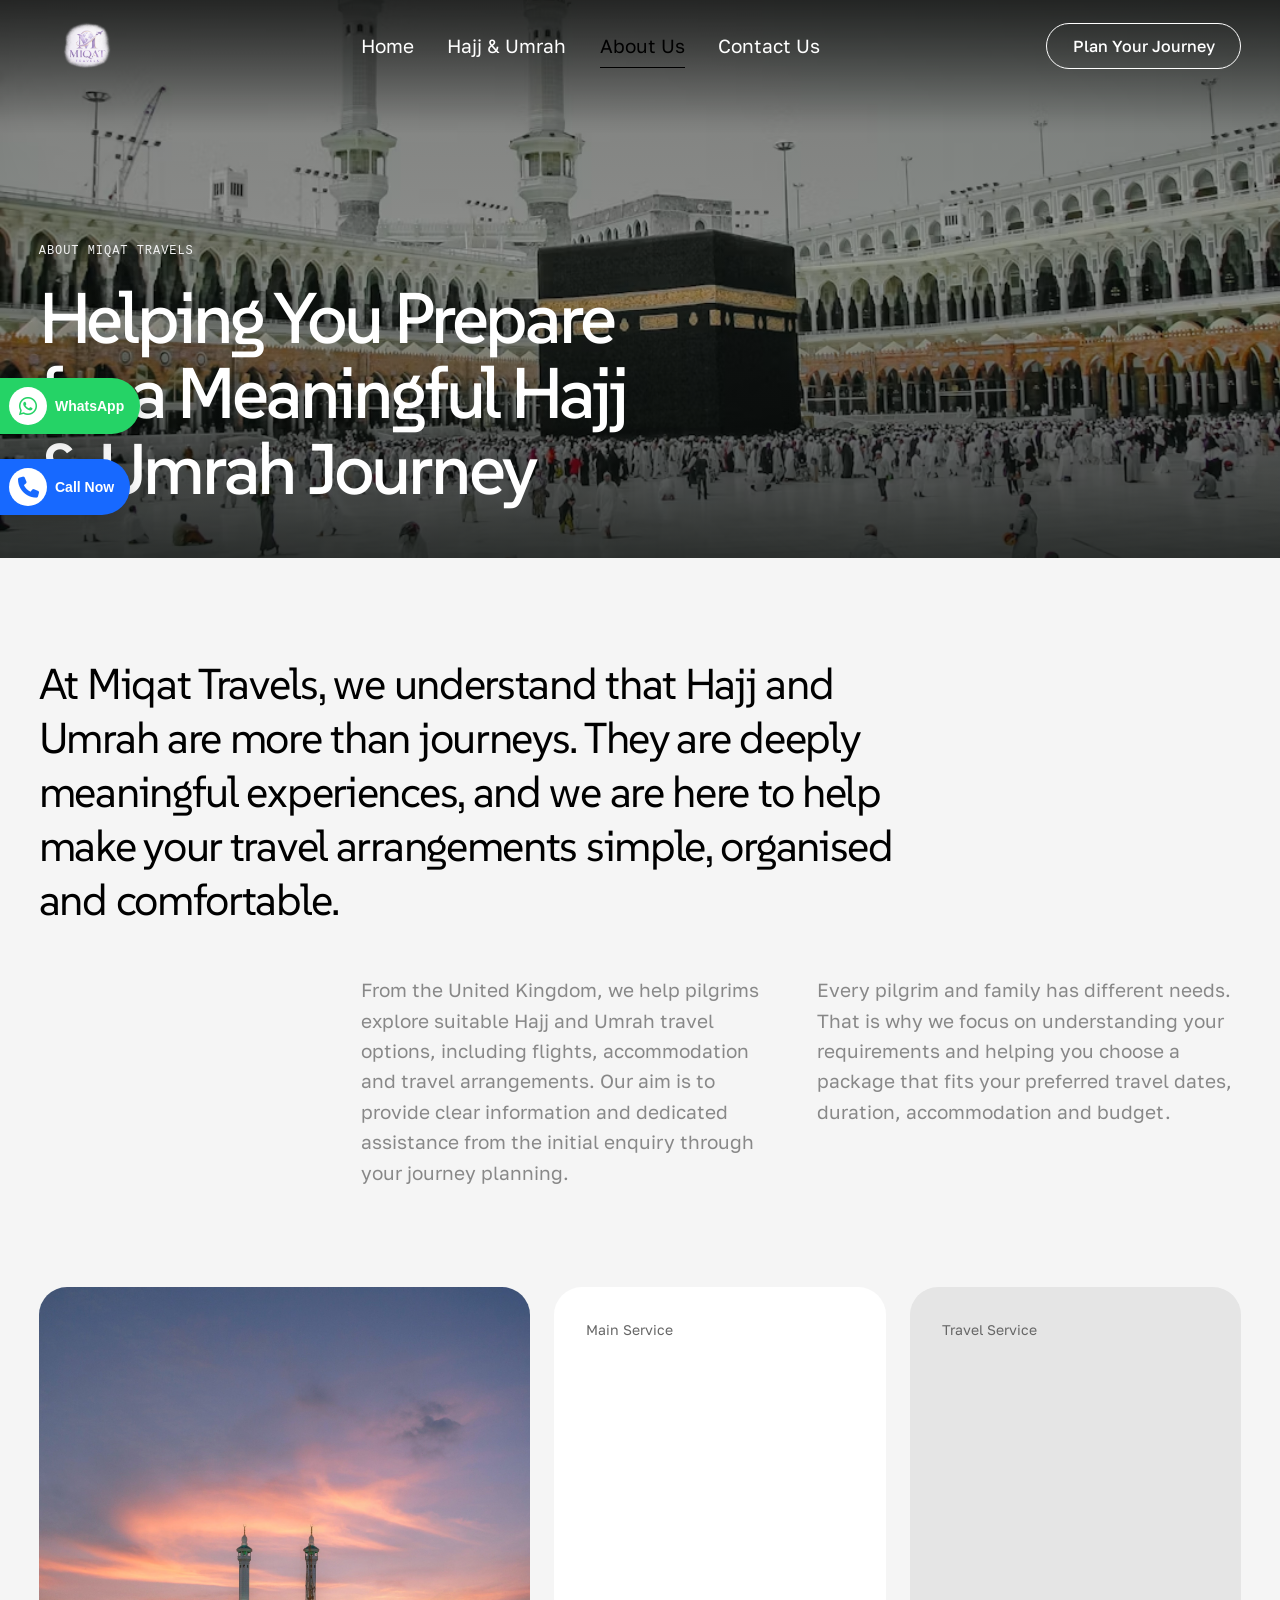
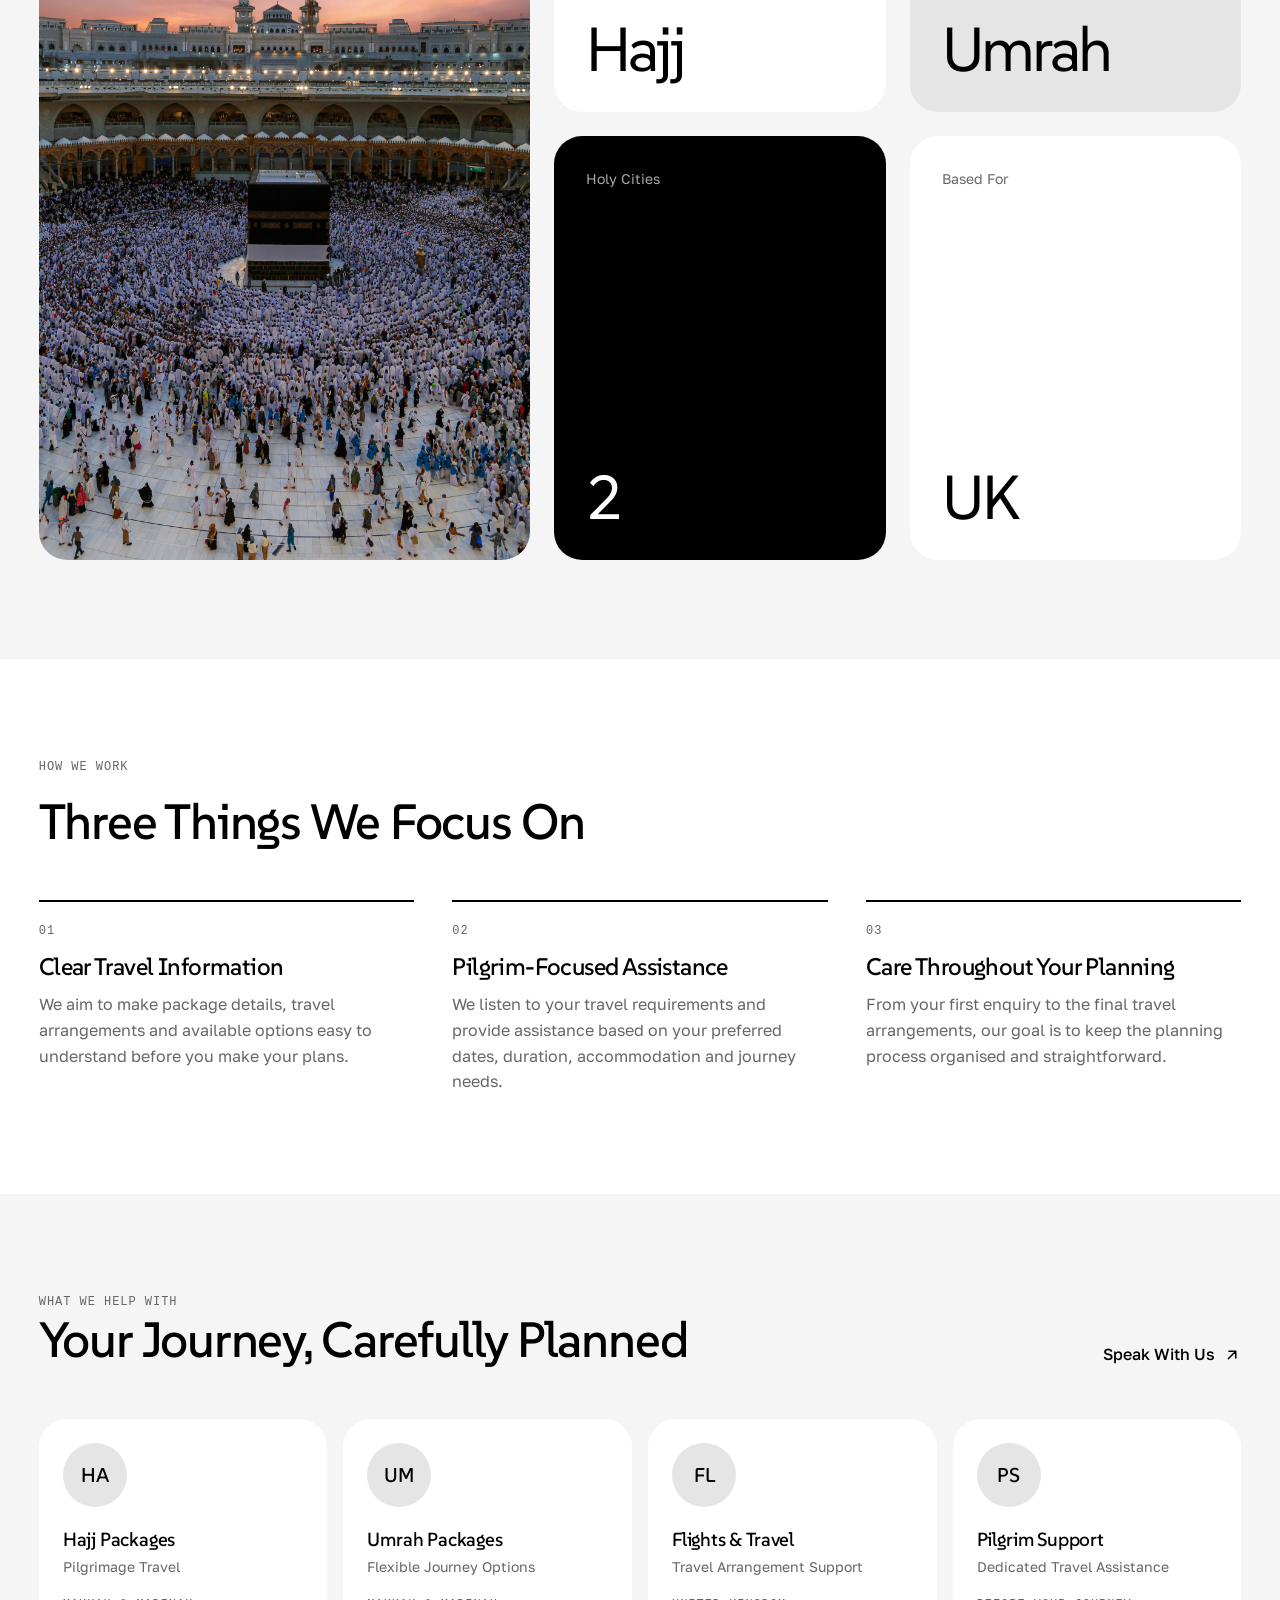
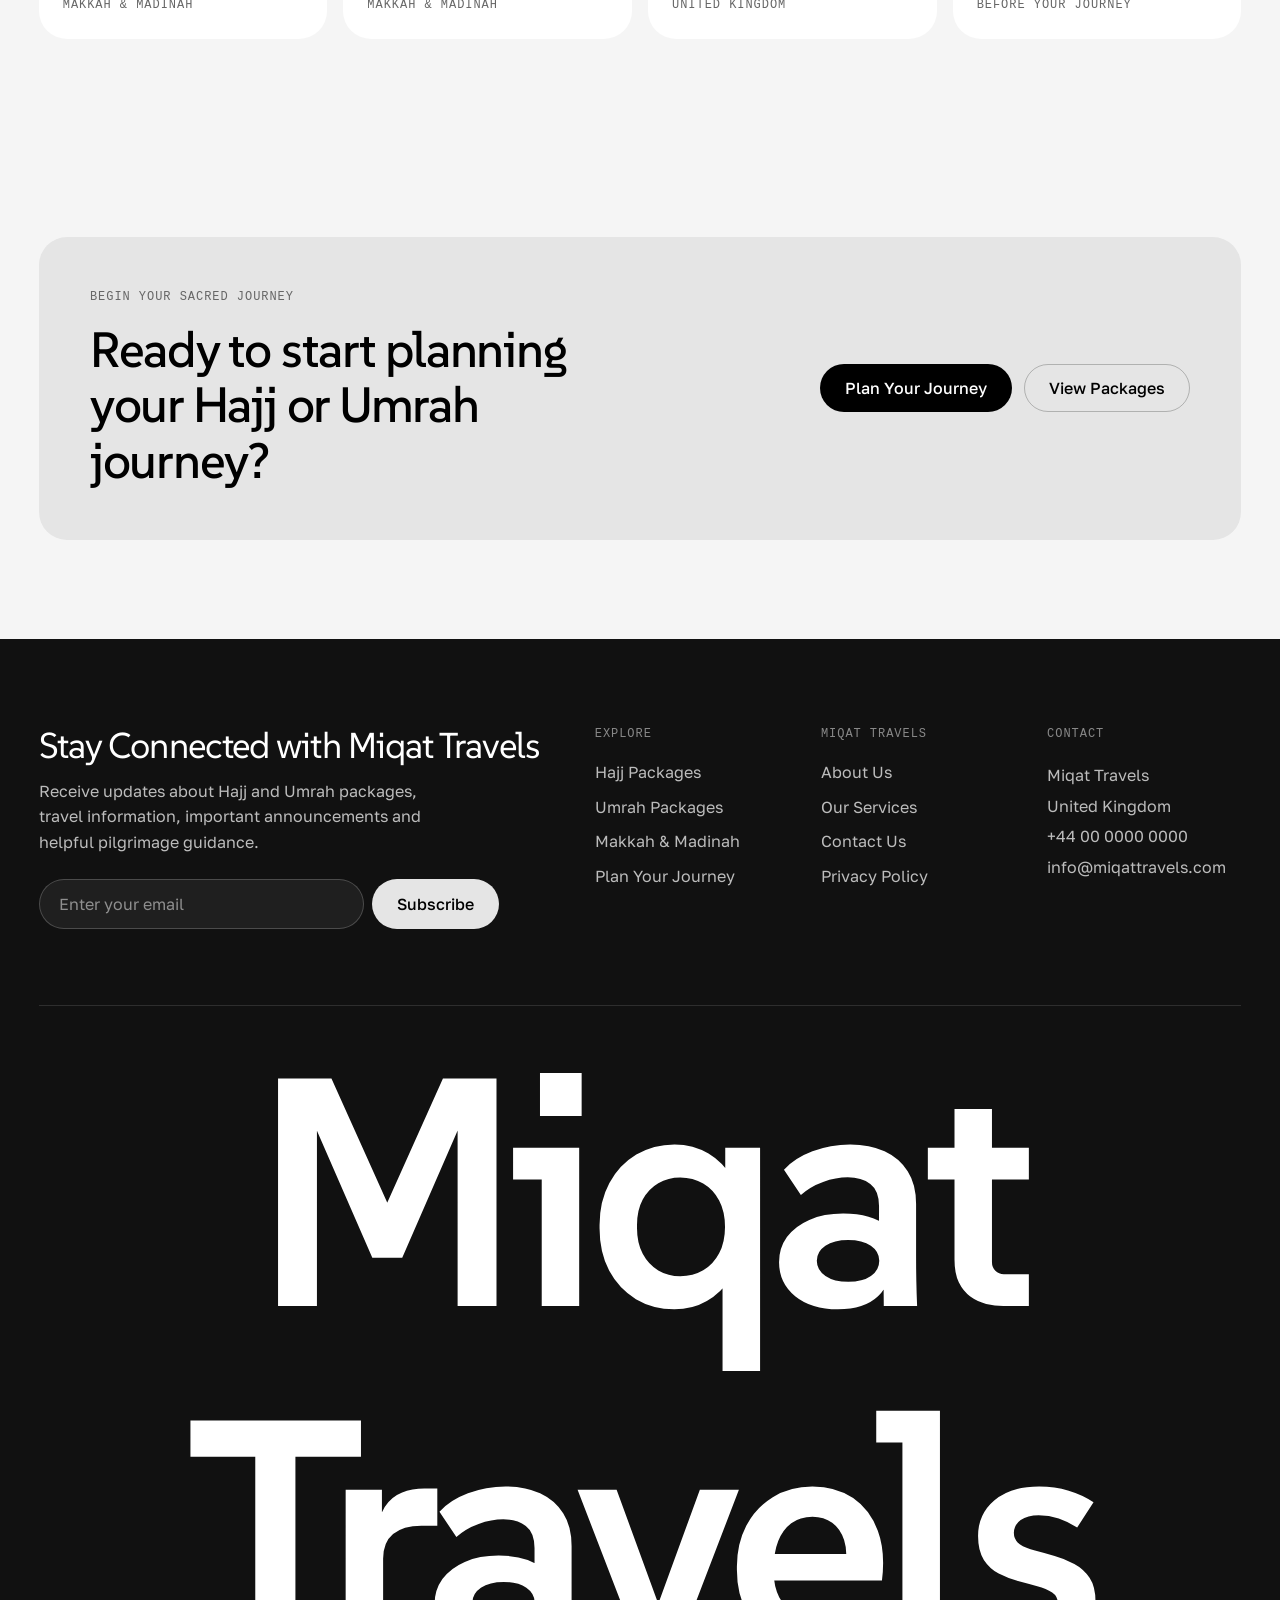
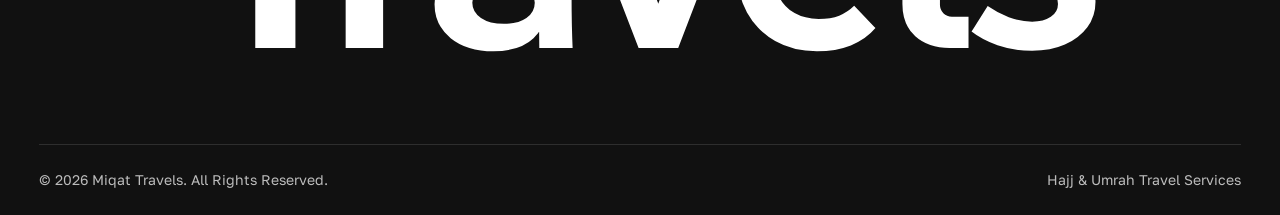
<file: about.html>
<!DOCTYPE html>
<html lang="en">
<head>

<meta charset="utf-8" />

<meta
    name="viewport"
    content="width=device-width, initial-scale=1"
/>

<title>About Us — Miqat Travels</title>

<meta
    name="description"
    content="Learn more about Miqat Travels and our approach to helping pilgrims plan their Hajj and Umrah journeys from the United Kingdom."
/>

<meta
    name="theme-color"
    content="#101412"
/>

<link rel="icon" type="image/png" sizes="32x32"
      href="img/a05d1723-38ce-4c4b-afee-14852c723192.png?v=2">


<!-- ================= GOOGLE FONTS ================= -->

<link rel="preconnect" href="https://fonts.googleapis.com" />

<link
    rel="preconnect"
    href="https://fonts.gstatic.com"
    crossorigin
/>

<link
    href="https://fonts.googleapis.com/css2?family=SUSE:wght@400;500;600&family=Golos+Text:wght@400;500;600&family=Ubuntu+Sans+Mono:wght@400;500&display=swap"
    rel="stylesheet"
/>


<!-- ================= ASSETS ================= -->

<link
    rel="preconnect"
    href="https://images.pexels.com"
    crossorigin
/>

<link
    rel="stylesheet"
    href="assets/css/tokens.css"
/>

<link
    rel="stylesheet"
    href="assets/css/site.css"
/>

<link
    rel="stylesheet"
    href="assets/css/pages.css"
/>

</head>


<body>


<!-- ================= SKIP LINK ================= -->

<a
    class="skip"
    href="#main"
>
    Skip to content
</a>


<!-- ================= HEADER ================= -->

<header
    class="header"
    data-header="photo"
>

    <div class="container header__inner">


      <a href="index.html" aria-label="Miqat Travels Home" class="brand">
    <img src="img/logo.png" alt="Miqat Travels Logo" class="brand-logo">
</a>

<style>
.brand {
    display: inline-flex;
    align-items: center;
    text-decoration: none;
    max-width: 100%;
}

.brand-logo {
    display: block;
    width: 100px;
    height: auto;
    max-width: 100%;
    object-fit: contain;
}

/* Tablet */
@media (max-width: 768px) {
    .brand-logo {
        width: 180px;
    }
}

/* Mobile */
@media (max-width: 480px) {
    .brand-logo {
        width: 150px;
    }
}
</style>

        <!-- Navigation -->

        <nav
            class="nav"
            id="site-nav"
            aria-label="Main"
        >

            <a href="index.html">
                Home
            </a>

            <a href="tours.html">
                Hajj & Umrah
            </a>

            <a
                href="about.html"
                aria-current="page"
            >
                About Us
            </a>

            <a href="contact.html">
                Contact Us
            </a>

            <a
                class="nav__signin-mobile"
                href="contact.html"
            >
                Plan Your Journey
            </a>

        </nav>


        <!-- Header Tools -->

        <div class="header__tools">

            <a
                class="btn header__signin"
                href="contact.html"
            >
                Plan Your Journey
            </a>

            <button
                class="burger"
                type="button"
                aria-expanded="false"
                aria-controls="site-nav"
                aria-label="Open menu"
            >

                <span></span>
                <span></span>

            </button>

        </div>

    </div>

</header>


<!-- ================= MAIN ================= -->

<main id="main">


<!-- ================= HERO ================= -->

<section
    class="thero thero--about on-photo"
    aria-labelledby="about-title"
>


    <img
        class="thero__img"
        src="img/photo-1693590614566-1d3ea9ef32f7 (1).avif"
        alt="The Kaaba in Makkah"
        width="2000"
        height="1333"
        fetchpriority="high"
        decoding="async"
    />


    <div class="container thero__inner">

        <p class="label thero__label">
            About Miqat Travels
        </p>

        <h1 id="about-title">
            Helping You Prepare for a Meaningful Hajj & Umrah Journey
        </h1>

    </div>

</section>


<!-- ================= OUR STORY ================= -->

<section
    class="section"
    aria-labelledby="story-title"
>

    <div class="container story">


        <h2
            id="story-title"
            class="story__lead"
        >
            At Miqat Travels, we understand that Hajj and Umrah are more than journeys. They are deeply meaningful experiences, and we are here to help make your travel arrangements simple, organised and comfortable.
        </h2>


        <div class="story__cols">

            <p>
                From the United Kingdom, we help pilgrims explore
                suitable Hajj and Umrah travel options, including
                flights, accommodation and travel arrangements.
                Our aim is to provide clear information and
                dedicated assistance from the initial enquiry
                through your journey planning.
            </p>


            <p>
                Every pilgrim and family has different needs.
                That is why we focus on understanding your
                requirements and helping you choose a package
                that fits your preferred travel dates, duration,
                accommodation and budget.
            </p>

        </div>

    </div>

</section>


<!-- ================= NUMBERS ================= -->

<section
    class="section section--flush-top"
    aria-label="Miqat Travels in numbers"
>

    <div class="container figures">


        <div class="figures__media">

            <img
                src="img/pexels-photo-18274181.avif"
                alt="Pilgrims preparing for a spiritual journey"
                width="1000"
                height="1250"
                loading="lazy"
                decoding="async"
            />

        </div>


        <dl class="figures__grid">


            <div>

                <dt>
                    Main Service
                </dt>

                <dd>
                    Hajj
                </dd>

            </div>


            <div>

                <dt>
                    Travel Service
                </dt>

                <dd>
                    Umrah
                </dd>

            </div>


            <div>

                <dt>
                    Holy Cities
                </dt>

                <dd>
                    2
                </dd>

            </div>


            <div>

                <dt>
                    Based For
                </dt>

                <dd>
                    UK
                </dd>

            </div>


        </dl>

    </div>

</section>


<!-- ================= OUR VALUES ================= -->

<section
    class="section values"
    aria-labelledby="values-title"
>

    <div class="container">


        <div class="shead">

            <p class="label">
                How We Work
            </p>

            <h2 id="values-title">
                Three Things We Focus On
            </h2>

        </div>


        <ol class="values__list">


            <!-- 01 -->

            <li>

                <span class="label">
                    01
                </span>

                <h3>
                    Clear Travel Information
                </h3>

                <p>
                    We aim to make package details, travel
                    arrangements and available options easy
                    to understand before you make your plans.
                </p>

            </li>


            <!-- 02 -->

            <li>

                <span class="label">
                    02
                </span>

                <h3>
                    Pilgrim-Focused Assistance
                </h3>

                <p>
                    We listen to your travel requirements and
                    provide assistance based on your preferred
                    dates, duration, accommodation and journey
                    needs.
                </p>

            </li>


            <!-- 03 -->

            <li>

                <span class="label">
                    03
                </span>

                <h3>
                    Care Throughout Your Planning
                </h3>

                <p>
                    From your first enquiry to the final travel
                    arrangements, our goal is to keep the
                    planning process organised and straightforward.
                </p>

            </li>


        </ol>

    </div>

</section>


<!-- ================= OUR SERVICES ================= -->

<section
    class="section"
    aria-labelledby="team-title"
>

    <div class="container">


        <div class="shead shead--split">

            <div>

                <p class="label">
                    What We Help With
                </p>

                <h2 id="team-title">
                    Your Journey, Carefully Planned
                </h2>

            </div>


            <a
                class="link-arrow"
                href="contact.html"
            >

                Speak With Us

                <svg
                    viewBox="0 0 24 24"
                    fill="none"
                    stroke="currentColor"
                    stroke-width="2"
                    stroke-linecap="round"
                    stroke-linejoin="round"
                    aria-hidden="true"
                >

                    <path d="M7 17 17 7M8 7h9v9"/>

                </svg>

            </a>

        </div>


        <ul class="team">


            <!-- Service 1 -->

            <li class="guide">

                <span
                    class="guide__avatar"
                    aria-hidden="true"
                >
                    HA
                </span>

                <h3>
                    Hajj Packages
                </h3>

                <p>
                    Pilgrimage Travel
                </p>

                <span class="label">
                    Makkah & Madinah
                </span>

            </li>


            <!-- Service 2 -->

            <li class="guide">

                <span
                    class="guide__avatar"
                    aria-hidden="true"
                >
                    UM
                </span>

                <h3>
                    Umrah Packages
                </h3>

                <p>
                    Flexible Journey Options
                </p>

                <span class="label">
                    Makkah & Madinah
                </span>

            </li>


            <!-- Service 3 -->

            <li class="guide">

                <span
                    class="guide__avatar"
                    aria-hidden="true"
                >
                    FL
                </span>

                <h3>
                    Flights & Travel
                </h3>

                <p>
                    Travel Arrangement Support
                </p>

                <span class="label">
                    United Kingdom
                </span>

            </li>


            <!-- Service 4 -->

            <li class="guide">

                <span
                    class="guide__avatar"
                    aria-hidden="true"
                >
                    PS
                </span>

                <h3>
                    Pilgrim Support
                </h3>

                <p>
                    Dedicated Travel Assistance
                </p>

                <span class="label">
                    Before Your Journey
                </span>

            </li>


        </ul>

    </div>

</section>


<!-- ================= CTA ================= -->

<section
    class="section closer"
    aria-labelledby="about-cta"
>

    <div class="container closer__card">


        <div>

            <p class="label">
                Begin Your Sacred Journey
            </p>

            <h2 id="about-cta">
                Ready to start planning your Hajj or Umrah journey?
            </h2>

        </div>


        <div class="closer__actions">

            <a
                class="btn btn--dark"
                href="contact.html"
            >
                Plan Your Journey
            </a>

            <a
                class="btn btn--ghost"
                href="tours.html"
            >
                View Packages
            </a>

        </div>

    </div>

</section>


</main>


<!-- ================= FOOTER ================= -->

<footer class="footer">

    <div class="container">


        <div class="footer__top">


            <!-- Newsletter -->

            <div class="footer__lead">

                <p class="footer__title">
                    Stay Connected with Miqat Travels
                </p>

                <p class="footer__sub">
                    Receive updates about Hajj and Umrah packages,
                    travel information, important announcements
                    and helpful pilgrimage guidance.
                </p>


                <form
                    class="subscribe"
                    data-demo-form
                    novalidate
                >

                    <label
                        class="sr-only"
                        for="sub-email"
                    >
                        Email address
                    </label>


                    <input
                        id="sub-email"
                        type="email"
                        name="email"
                        placeholder="Enter your email"
                        autocomplete="email"
                        required
                    />


                    <button
                        class="btn btn--glacier"
                        type="submit"
                    >
                        Subscribe
                    </button>


                    <p
                        class="form-note"
                        role="status"
                        aria-live="polite"
                    ></p>

                </form>

            </div>


            <!-- Footer Columns -->

            <div class="footer__cols">


                <!-- Explore -->

                <div>

                    <p class="label footer__h">
                        Explore
                    </p>

                    <ul>

                        <li>
                            <a href="tours.html">
                                Hajj Packages
                            </a>
                        </li>

                        <li>
                            <a href="tours.html">
                                Umrah Packages
                            </a>
                        </li>

                        <li>
                            <a href="tours.html">
                                Makkah & Madinah
                            </a>
                        </li>

                        <li>
                            <a href="contact.html">
                                Plan Your Journey
                            </a>
                        </li>

                    </ul>

                </div>


                <!-- Company -->

                <div>

                    <p class="label footer__h">
                        Miqat Travels
                    </p>

                    <ul>

                        <li>
                            <a href="about.html">
                                About Us
                            </a>
                        </li>

                        <li>
                            <a href="about.html">
                                Our Services
                            </a>
                        </li>

                        <li>
                            <a href="contact.html">
                                Contact Us
                            </a>
                        </li>

                        <li>
                            <a href="privacy.html">
                                Privacy Policy
                            </a>
                        </li>

                    </ul>

                </div>


                <!-- Contact -->

                <div>

                    <p class="label footer__h">
                        Contact
                    </p>


                    <address>

                        Miqat Travels<br />

                        United Kingdom<br />


                        <a href="tel:+440000000000">
                            +44 00 0000 0000
                        </a>
                        <br />


                        <a href="mailto:info@miqattravels.com">
                            info@miqattravels.com
                        </a>

                    </address>

                </div>


            </div>

        </div>


        <!-- Large Footer Brand -->

        <p
            class="footer__word"
            aria-hidden="true"
        >
            Miqat Travels
        </p>


        <!-- Footer Bottom -->

        <div class="footer__bottom">

            <p>

                &copy;

                <span data-year>
                    2026
                </span>

                Miqat Travels.
                All Rights Reserved.

            </p>


            <p>
                Hajj & Umrah Travel Services
            </p>

        </div>

    </div>

</footer>


<!-- ================= TOAST ================= -->

<div
    class="toast"
    role="status"
    aria-live="polite"
    hidden
></div>


<!-- ================= JAVASCRIPT ================= -->

<script
    src="assets/js/main.js"
    defer
></script>


</body>
</html>
<a href="https://wa.me/923001234567?text=Hello%20I%20would%20like%20to%20contact%20you."
   class="contact-float whatsapp-float"
   target="_blank"
   rel="noopener noreferrer"
   aria-label="Contact us on WhatsApp">

    <span class="contact-icon">
        <i class="fab fa-whatsapp"></i>
    </span>

    <span class="contact-text">WhatsApp</span>

</a>


<!-- Call Button -->
<a href="tel:02039616958"
   class="contact-float call-float"
   aria-label="Call us now">

    <span class="contact-icon">
        <i class="fas fa-phone"></i>
    </span>

    <span class="contact-text">Call Now</span>

</a>


<!-- Font Awesome -->
<link rel="stylesheet"
      href="https://cdnjs.cloudflare.com/ajax/libs/font-awesome/6.5.2/css/all.min.css">


<style>

/* ================= COMMON BUTTON ================= */

.contact-float {
    position: fixed;
    left: 0;

    z-index: 99999;

    display: flex;
    align-items: center;

    color: #ffffff;
    text-decoration: none;

    font-family: Arial, sans-serif;
    font-size: 14px;
    font-weight: 700;

    padding: 9px 16px 9px 9px;

    border-radius: 0 30px 30px 0;

    box-shadow: 0 7px 22px rgba(0, 0, 0, 0.20);

    transition: all 0.3s ease;
}


/* ================= WHATSAPP ================= */

.whatsapp-float {
    top: 42%;

    background: #25D366;

    animation: whatsappPulse 2s infinite;
}

.whatsapp-float:hover {
    background: #128C7E;

    transform: translateX(5px);
}


/* ================= CALL ================= */

.call-float {
    top: 51%;

    background: #1769ff;

    animation: callPulse 2s infinite;
}

.call-float:hover {
    background: #0b4dcc;

    transform: translateX(5px);
}


/* ================= ICON ================= */

.contact-icon {
    width: 38px;
    height: 38px;

    display: flex;
    align-items: center;
    justify-content: center;

    background: #ffffff;

    border-radius: 50%;

    font-size: 21px;

    margin-right: 8px;

    flex-shrink: 0;
}


/* WhatsApp icon color */

.whatsapp-float .contact-icon {
    color: #25D366;
}


/* Call icon color */

.call-float .contact-icon {
    color: #1769ff;
}


/* ================= TEXT ================= */

.contact-text {
    white-space: nowrap;
}


/* ================= WHATSAPP ANIMATION ================= */

@keyframes whatsappPulse {

    0% {
        box-shadow: 0 0 0 0 rgba(37, 211, 102, 0.45);
    }

    70% {
        box-shadow: 0 0 0 12px rgba(37, 211, 102, 0);
    }

    100% {
        box-shadow: 0 0 0 0 rgba(37, 211, 102, 0);
    }

}


/* ================= CALL ANIMATION ================= */

@keyframes callPulse {

    0% {
        box-shadow: 0 0 0 0 rgba(23, 105, 255, 0.40);
    }

    70% {
        box-shadow: 0 0 0 12px rgba(23, 105, 255, 0);
    }

    100% {
        box-shadow: 0 0 0 0 rgba(23, 105, 255, 0);
    }

}


/* ================= MOBILE ================= */

@media (max-width: 600px) {

    .contact-float {
        left: 12px;

        border-radius: 30px;

        padding: 8px 13px 8px 8px;

        font-size: 13px;
    }

    .whatsapp-float {
        top: auto;
        bottom: 85px;
    }

    .call-float {
        top: auto;
        bottom: 25px;
    }

    .contact-icon {
        width: 38px;
        height: 38px;

        font-size: 20px;

        margin-right: 7px;
    }

}


/* ================= VERY SMALL SCREEN ================= */

@media (max-width: 380px) {

    .contact-text {
        display: none;
    }

    .contact-float {
        width: 48px;
        height: 48px;

        padding: 5px;

        justify-content: center;

        border-radius: 50%;
    }

    .contact-icon {
        margin: 0;
        width: 38px;
        height: 38px;
    }

    .whatsapp-float {
        bottom: 80px;
    }

    .call-float {
        bottom: 20px;
    }

}

</style>
</file>
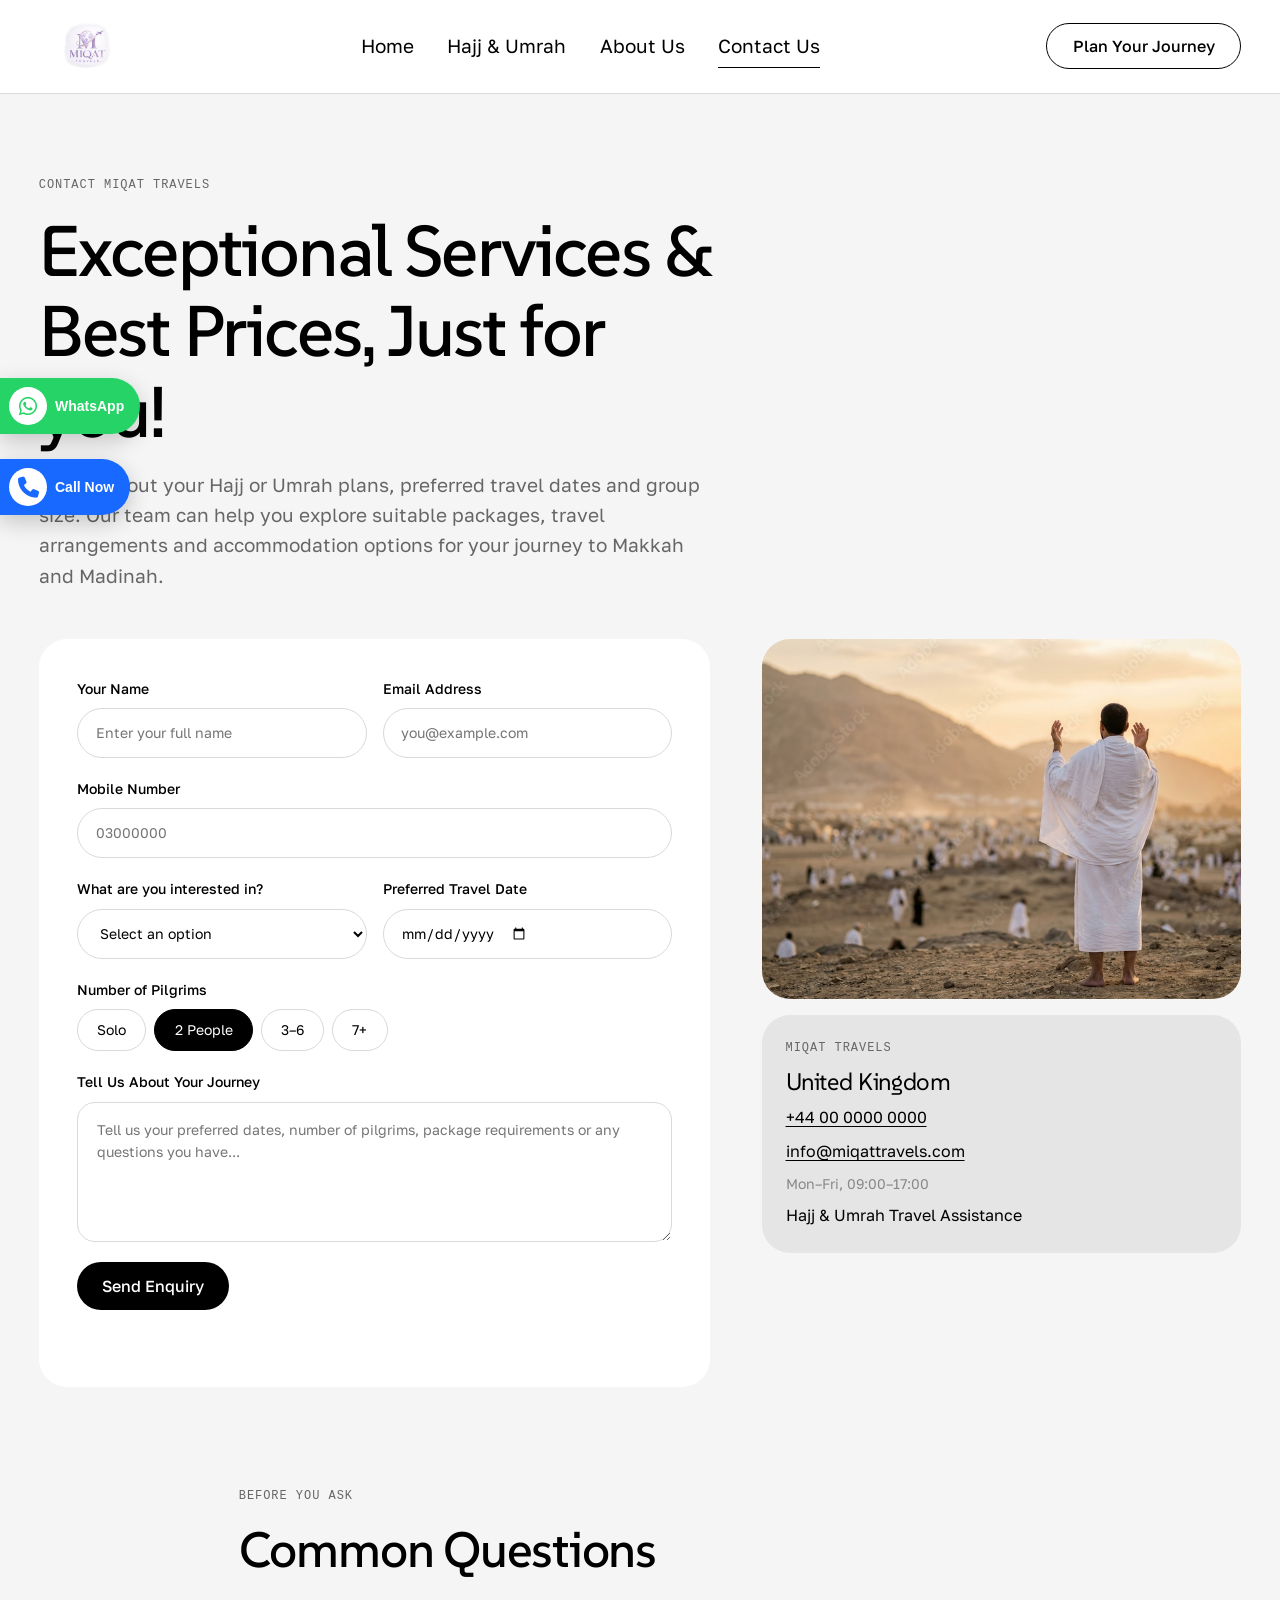
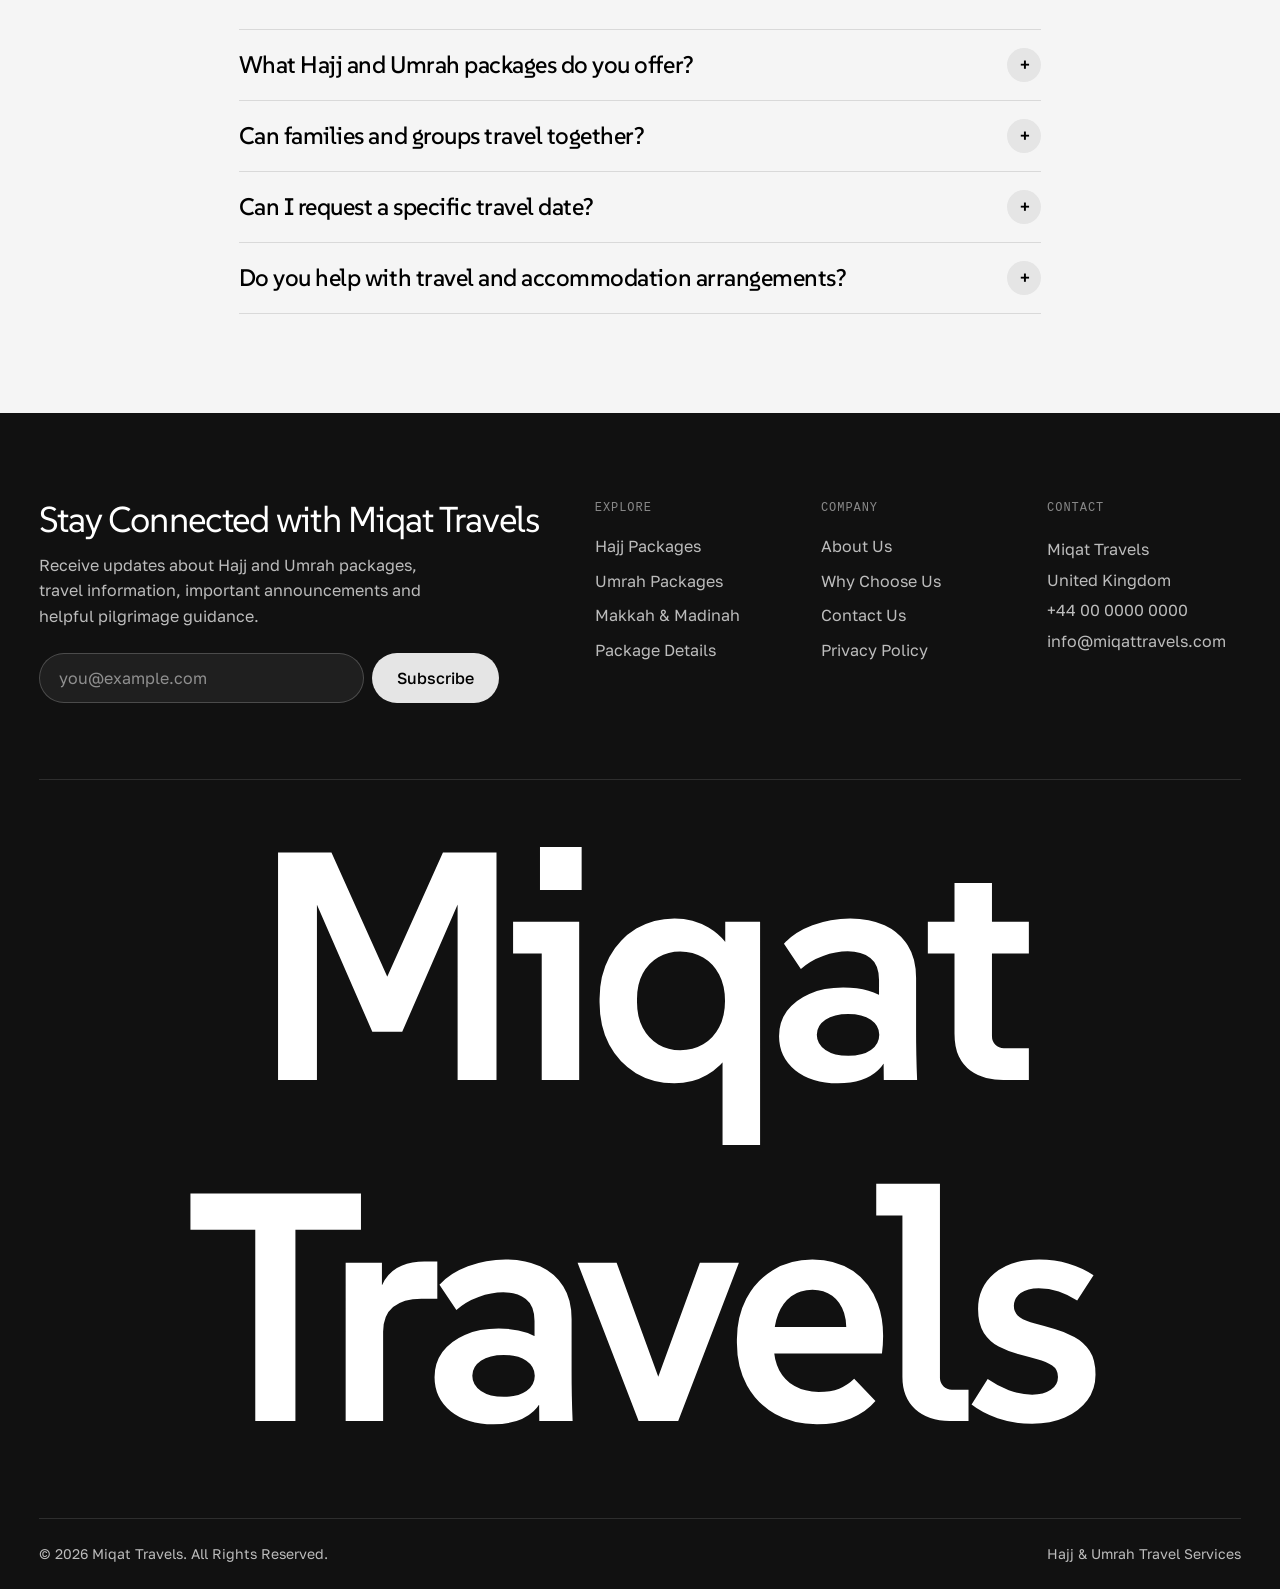
<file: contact.html>
<!DOCTYPE html>
<html lang="en">
<head>
<meta charset="utf-8" />
<meta name="viewport" content="width=device-width, initial-scale=1" />

<title>Contact Us — Miqat Travels</title>

<meta name="description" content="Contact Miqat Travels to enquire about Hajj and Umrah packages, travel arrangements, accommodation and pilgrimage support from the United Kingdom." />

<meta name="theme-color" content="#101412" />
<link rel="icon" type="image/png" sizes="32x32"
      href="img/a05d1723-38ce-4c4b-afee-14852c723192.png?v=2">
<link rel="preconnect" href="https://fonts.googleapis.com" />
<link rel="preconnect" href="https://fonts.gstatic.com" crossorigin />

<link href="https://fonts.googleapis.com/css2?family=SUSE:wght@400;500;600&family=Golos+Text:wght@400;500;600&family=Ubuntu+Sans+Mono:wght@400;500&display=swap" rel="stylesheet" />

<link rel="preconnect" href="https://images.pexels.com" crossorigin />

<link rel="stylesheet" href="assets/css/tokens.css" />
<link rel="stylesheet" href="assets/css/site.css" />
<link rel="stylesheet" href="assets/css/pages.css" />
</head>

<body>

<a class="skip" href="#main">Skip to content</a>

<!-- ================= HEADER ================= -->
<header class="header" data-header="solid">

  <div class="container header__inner">

    <!-- Logo -->
    <a href="index.html" aria-label="Miqat Travels Home" class="brand">
    <img src="img/logo.png" alt="Miqat Travels Logo" class="brand-logo">
</a>

<style>
.brand {
    display: inline-flex;
    align-items: center;
    text-decoration: none;
    max-width: 100%;
}

.brand-logo {
    display: block;
    width: 100px;
    height: auto;
    max-width: 100%;
    object-fit: contain;
}

/* Tablet */
@media (max-width: 768px) {
    .brand-logo {
        width: 180px;
    }
}

/* Mobile */
@media (max-width: 480px) {
    .brand-logo {
        width: 150px;
    }
}
</style>


    <!-- Navigation -->
    <nav class="nav" id="site-nav" aria-label="Main">

      <a href="index.html">
        Home
      </a>

      <a href="tours.html">
        Hajj & Umrah
      </a>

      <a href="about.html">
        About Us
      </a>

      <a href="contact.html" aria-current="page">
        Contact Us
      </a>

      <a
        class="nav__signin-mobile"
        href="contact.html"
      >
        Plan Your Journey
      </a>

    </nav>


    <!-- Header Tools -->
    <div class="header__tools">

      <a
        class="btn header__signin"
        href="contact.html"
      >
        Plan Your Journey
      </a>

      <button
        class="burger"
        type="button"
        aria-expanded="false"
        aria-controls="site-nav"
        aria-label="Open menu"
      >
        <span></span>
        <span></span>
      </button>

    </div>

  </div>

</header>


<!-- ================= MAIN ================= -->
<main id="main">


  <!-- ================= PAGE HEADER ================= -->
  <section
    class="container phead"
    aria-labelledby="contact-title"
  >

    <p class="label">
      Contact Miqat Travels
    </p>

    <h1 id="contact-title">
      Exceptional Services & Best Prices, Just for you!

    </h1>

    <p>
      Tell us about your Hajj or Umrah plans, preferred travel dates
      and group size. Our team can help you explore suitable packages,
      travel arrangements and accommodation options for your journey
      to Makkah and Madinah.
    </p>

  </section>


  <!-- ================= CONTACT SECTION ================= -->
  <section
    class="container section section--flush-top contact"
    aria-label="Contact form and details"
  >


    <!-- CONTACT FORM -->
    <form
      class="contact__form"
      data-demo-form
      novalidate
    >

      <!-- Name + Email -->
      <div class="contact__row">

        <div class="field">

          <label
            class="field__label"
            for="c-name"
          >
            Your Name
          </label>

          <input
            class="input"
            id="c-name"
            name="name"
            type="text"
            autocomplete="name"
            placeholder="Enter your full name"
            required
          />

        </div>


        <div class="field">

          <label
            class="field__label"
            for="c-email"
          >
            Email Address
          </label>

          <input
            class="input"
            id="c-email"
            name="email"
            type="email"
            autocomplete="email"
            placeholder="you@example.com"
            required
          />

        </div>

      </div>

 <div class="field">

          <label
            class="field__label"
            for="c-email"
          >
            Mobile Number
          </label>

          <input
            class="input"
            id="tel"
            name="tel"
            type="tel"
            autocomplete="tel"
            placeholder="03000000"
            required
          />

        </div>

      </div>

      <!-- Package + Travel Date -->
      <div class="contact__row">

        <div class="field">

          <label
            class="field__label"
            for="c-where"
          >
            What are you interested in?
          </label>

          <select
            class="input"
            id="c-where"
            name="package"
          >

            <option value="">
              Select an option
            </option>

            <option value="umrah">
              Umrah Package
            </option>

            <option value="hajj">
              Hajj Package
            </option>

            <option value="custom">
              Tailored Travel Arrangement
            </option>

            <option value="hotel">
              Flights &amp; Accommodation
            </option>

            <option value="general">
              General Enquiry
            </option>

          </select>

        </div>


        <div class="field">

          <label
            class="field__label"
            for="c-when"
          >
            Preferred Travel Date
          </label>

          <input
            class="input"
            id="c-when"
            name="travel_date"
            type="date"
          />

        </div>

      </div>


      <!-- Group Size -->
      <fieldset class="field contact__size">

        <legend class="field__label">
          Number of Pilgrims
        </legend>

        <div class="chips">

          <label class="radio-chip">
            <input
              type="radio"
              name="size"
              value="1"
            />
            <span>
              Solo
            </span>
          </label>


          <label class="radio-chip">
            <input
              type="radio"
              name="size"
              value="2"
              checked
            />
            <span>
              2 People
            </span>
          </label>


          <label class="radio-chip">
            <input
              type="radio"
              name="size"
              value="3-6"
            />
            <span>
              3&ndash;6
            </span>
          </label>


          <label class="radio-chip">
            <input
              type="radio"
              name="size"
              value="7+"
            />
            <span>
              7+
            </span>
          </label>

        </div>

      </fieldset>


      <!-- Message -->
      <div class="field">

        <label
          class="field__label"
          for="c-msg"
        >
          Tell Us About Your Journey
        </label>

        <textarea
          class="input"
          id="c-msg"
          name="message"
          required
          minlength="10"
          placeholder="Tell us your preferred dates, number of pilgrims, package requirements or any questions you have..."
        ></textarea>

      </div>


      <!-- Submit -->
      <button
        class="btn btn--dark"
        type="submit"
      >
        Send Enquiry
      </button>


      <p
        class="form-note"
        role="status"
        aria-live="polite"
      ></p>

    </form>


    <!-- CONTACT DETAILS -->
    <aside class="contact__aside">


      <!-- Image -->
      <figure class="contact__photo">

        <img
          src="img/1000_F_1976563771_Gb4c9PuxLqgFvRvcDTpq904CI2Xi2Tjv.jpg"
          alt="Travel destination"
          width="900"
          height="1200"
          loading="lazy"
          decoding="async"
        />

      </figure>


      <!-- Contact Card -->
      <div class="contact__card">

        <p class="label">
          Miqat Travels
        </p>

        <address>

          United Kingdom

        </address>


        <p>
          <a href="tel:+440000000000">
            +44 00 0000 0000
          </a>
        </p>


        <p>
          <a href="mailto:info@miqattravels.com">
            info@miqattravels.com
          </a>
        </p>


        <p class="contact__hours">
          Mon&ndash;Fri, 09:00&ndash;17:00
        </p>

        <p>
          Hajj &amp; Umrah Travel Assistance
        </p>

      </div>

    </aside>

  </section>


  <!-- ================= FAQ ================= -->
  <section
    class="section section--flush-top"
    aria-labelledby="faq-title"
  >

    <div class="container faq">


      <div class="shead">

        <p class="label">
          Before You Ask
        </p>

        <h2 id="faq-title">
          Common Questions
        </h2>

      </div>


      <div
        class="acc"
        data-accordion
      >


        <!-- FAQ 1 -->
        <h3>

          <button
            class="acc__btn"
            type="button"
            aria-expanded="false"
            aria-controls="faq1"
          >
            What Hajj and Umrah packages do you offer?
          </button>

        </h3>

        <div
          class="acc__panel"
          id="faq1"
          hidden
        >

          <p>
            We provide Hajj and Umrah travel options designed around
            different journey requirements. Packages may include
            travel arrangements, accommodation and pilgrimage-related
            assistance. Contact us for current package details.
          </p>

        </div>


        <!-- FAQ 2 -->
        <h3>

          <button
            class="acc__btn"
            type="button"
            aria-expanded="false"
            aria-controls="faq2"
          >
            Can families and groups travel together?
          </button>

        </h3>

        <div
          class="acc__panel"
          id="faq2"
          hidden
        >

          <p>
            Yes. Families, couples and groups can enquire about
            suitable travel arrangements. Share your group size and
            preferred dates with us and we can discuss the available
            options.
          </p>

        </div>


        <!-- FAQ 3 -->
        <h3>

          <button
            class="acc__btn"
            type="button"
            aria-expanded="false"
            aria-controls="faq3"
          >
            Can I request a specific travel date?
          </button>

        </h3>

        <div
          class="acc__panel"
          id="faq3"
          hidden
        >

          <p>
            Yes. You can provide your preferred travel date when
            submitting an enquiry. Availability and package options
            can then be discussed based on your requirements.
          </p>

        </div>


        <!-- FAQ 4 -->
        <h3>

          <button
            class="acc__btn"
            type="button"
            aria-expanded="false"
            aria-controls="faq4"
          >
            Do you help with travel and accommodation arrangements?
          </button>

        </h3>

        <div
          class="acc__panel"
          id="faq4"
          hidden
        >

          <p>
            We can provide guidance regarding travel arrangements,
            accommodation options and other services included with
            your selected package. Please contact us for the details
            relevant to your journey.
          </p>

        </div>


      </div>

    </div>

  </section>

</main>


<!-- ================= FOOTER ================= -->
<footer class="footer">

  <div class="container">

    <div class="footer__top">


      <!-- Newsletter -->
      <div class="footer__lead">

        <p class="footer__title">
          Stay Connected with Miqat Travels
        </p>

        <p class="footer__sub">
          Receive updates about Hajj and Umrah packages, travel
          information, important announcements and helpful
          pilgrimage guidance.
        </p>


        <form
          class="subscribe"
          data-demo-form
          novalidate
        >

          <label
            class="sr-only"
            for="sub-email"
          >
            Email address
          </label>

          <input
            id="sub-email"
            type="email"
            name="email"
            placeholder="you@example.com"
            autocomplete="email"
            required
          />

          <button
            class="btn btn--glacier"
            type="submit"
          >
            Subscribe
          </button>

          <p
            class="form-note"
            role="status"
            aria-live="polite"
          ></p>

        </form>

      </div>


      <!-- Footer Columns -->
      <div class="footer__cols">


        <!-- Explore -->
        <div>

          <p class="label footer__h">
            Explore
          </p>

          <ul>

            <li>
              <a href="tours.html">
                Hajj Packages
              </a>
            </li>

            <li>
              <a href="tours.html">
                Umrah Packages
              </a>
            </li>

            <li>
              <a href="tours.html">
                Makkah &amp; Madinah
              </a>
            </li>

            <li>
              <a href="tours.html">
                Package Details
              </a>
            </li>

          </ul>

        </div>


        <!-- Company -->
        <div>

          <p class="label footer__h">
            Company
          </p>

          <ul>

            <li>
              <a href="about.html">
                About Us
              </a>
            </li>

            <li>
              <a href="about.html">
                Why Choose Us
              </a>
            </li>

            <li>
              <a href="contact.html">
                Contact Us
              </a>
            </li>

            <li>
              <a href="privacy.html">
                Privacy Policy
              </a>
            </li>

          </ul>

        </div>


        <!-- Contact -->
        <div>

          <p class="label footer__h">
            Contact
          </p>

          <address>

            Miqat Travels<br />
            United Kingdom<br />

            <a href="tel:+440000000000">
              +44 00 0000 0000
            </a>
            <br />

            <a href="mailto:info@miqattravels.com">
              info@miqattravels.com
            </a>

          </address>

        </div>


      </div>

    </div>


    <!-- Footer Word -->
    <p
      class="footer__word"
      aria-hidden="true"
    >
      Miqat Travels
    </p>


    <!-- Footer Bottom -->
    <div class="footer__bottom">

      <p>
        &copy;
        <span data-year>2026</span>
        Miqat Travels. All Rights Reserved.
      </p>

      <p>
        Hajj &amp; Umrah Travel Services
      </p>

    </div>

  </div>

</footer>


<!-- Toast -->
<div
  class="toast"
  role="status"
  aria-live="polite"
  hidden
></div>


<script src="assets/js/main.js" defer></script>

</body>
</html>
<a href="https://wa.me/923001234567?text=Hello%20I%20would%20like%20to%20contact%20you."
   class="contact-float whatsapp-float"
   target="_blank"
   rel="noopener noreferrer"
   aria-label="Contact us on WhatsApp">

    <span class="contact-icon">
        <i class="fab fa-whatsapp"></i>
    </span>

    <span class="contact-text">WhatsApp</span>

</a>


<!-- Call Button -->
<a href="tel:02039616958"
   class="contact-float call-float"
   aria-label="Call us now">

    <span class="contact-icon">
        <i class="fas fa-phone"></i>
    </span>

    <span class="contact-text">Call Now</span>

</a>


<!-- Font Awesome -->
<link rel="stylesheet"
      href="https://cdnjs.cloudflare.com/ajax/libs/font-awesome/6.5.2/css/all.min.css">


<style>

/* ================= COMMON BUTTON ================= */

.contact-float {
    position: fixed;
    left: 0;

    z-index: 99999;

    display: flex;
    align-items: center;

    color: #ffffff;
    text-decoration: none;

    font-family: Arial, sans-serif;
    font-size: 14px;
    font-weight: 700;

    padding: 9px 16px 9px 9px;

    border-radius: 0 30px 30px 0;

    box-shadow: 0 7px 22px rgba(0, 0, 0, 0.20);

    transition: all 0.3s ease;
}


/* ================= WHATSAPP ================= */

.whatsapp-float {
    top: 42%;

    background: #25D366;

    animation: whatsappPulse 2s infinite;
}

.whatsapp-float:hover {
    background: #128C7E;

    transform: translateX(5px);
}


/* ================= CALL ================= */

.call-float {
    top: 51%;

    background: #1769ff;

    animation: callPulse 2s infinite;
}

.call-float:hover {
    background: #0b4dcc;

    transform: translateX(5px);
}


/* ================= ICON ================= */

.contact-icon {
    width: 38px;
    height: 38px;

    display: flex;
    align-items: center;
    justify-content: center;

    background: #ffffff;

    border-radius: 50%;

    font-size: 21px;

    margin-right: 8px;

    flex-shrink: 0;
}


/* WhatsApp icon color */

.whatsapp-float .contact-icon {
    color: #25D366;
}


/* Call icon color */

.call-float .contact-icon {
    color: #1769ff;
}


/* ================= TEXT ================= */

.contact-text {
    white-space: nowrap;
}


/* ================= WHATSAPP ANIMATION ================= */

@keyframes whatsappPulse {

    0% {
        box-shadow: 0 0 0 0 rgba(37, 211, 102, 0.45);
    }

    70% {
        box-shadow: 0 0 0 12px rgba(37, 211, 102, 0);
    }

    100% {
        box-shadow: 0 0 0 0 rgba(37, 211, 102, 0);
    }

}


/* ================= CALL ANIMATION ================= */

@keyframes callPulse {

    0% {
        box-shadow: 0 0 0 0 rgba(23, 105, 255, 0.40);
    }

    70% {
        box-shadow: 0 0 0 12px rgba(23, 105, 255, 0);
    }

    100% {
        box-shadow: 0 0 0 0 rgba(23, 105, 255, 0);
    }

}


/* ================= MOBILE ================= */

@media (max-width: 600px) {

    .contact-float {
        left: 12px;

        border-radius: 30px;

        padding: 8px 13px 8px 8px;

        font-size: 13px;
    }

    .whatsapp-float {
        top: auto;
        bottom: 85px;
    }

    .call-float {
        top: auto;
        bottom: 25px;
    }

    .contact-icon {
        width: 38px;
        height: 38px;

        font-size: 20px;

        margin-right: 7px;
    }

}


/* ================= VERY SMALL SCREEN ================= */

@media (max-width: 380px) {

    .contact-text {
        display: none;
    }

    .contact-float {
        width: 48px;
        height: 48px;

        padding: 5px;

        justify-content: center;

        border-radius: 50%;
    }

    .contact-icon {
        margin: 0;
        width: 38px;
        height: 38px;
    }

    .whatsapp-float {
        bottom: 80px;
    }

    .call-float {
        bottom: 20px;
    }

}

</style>
</file>
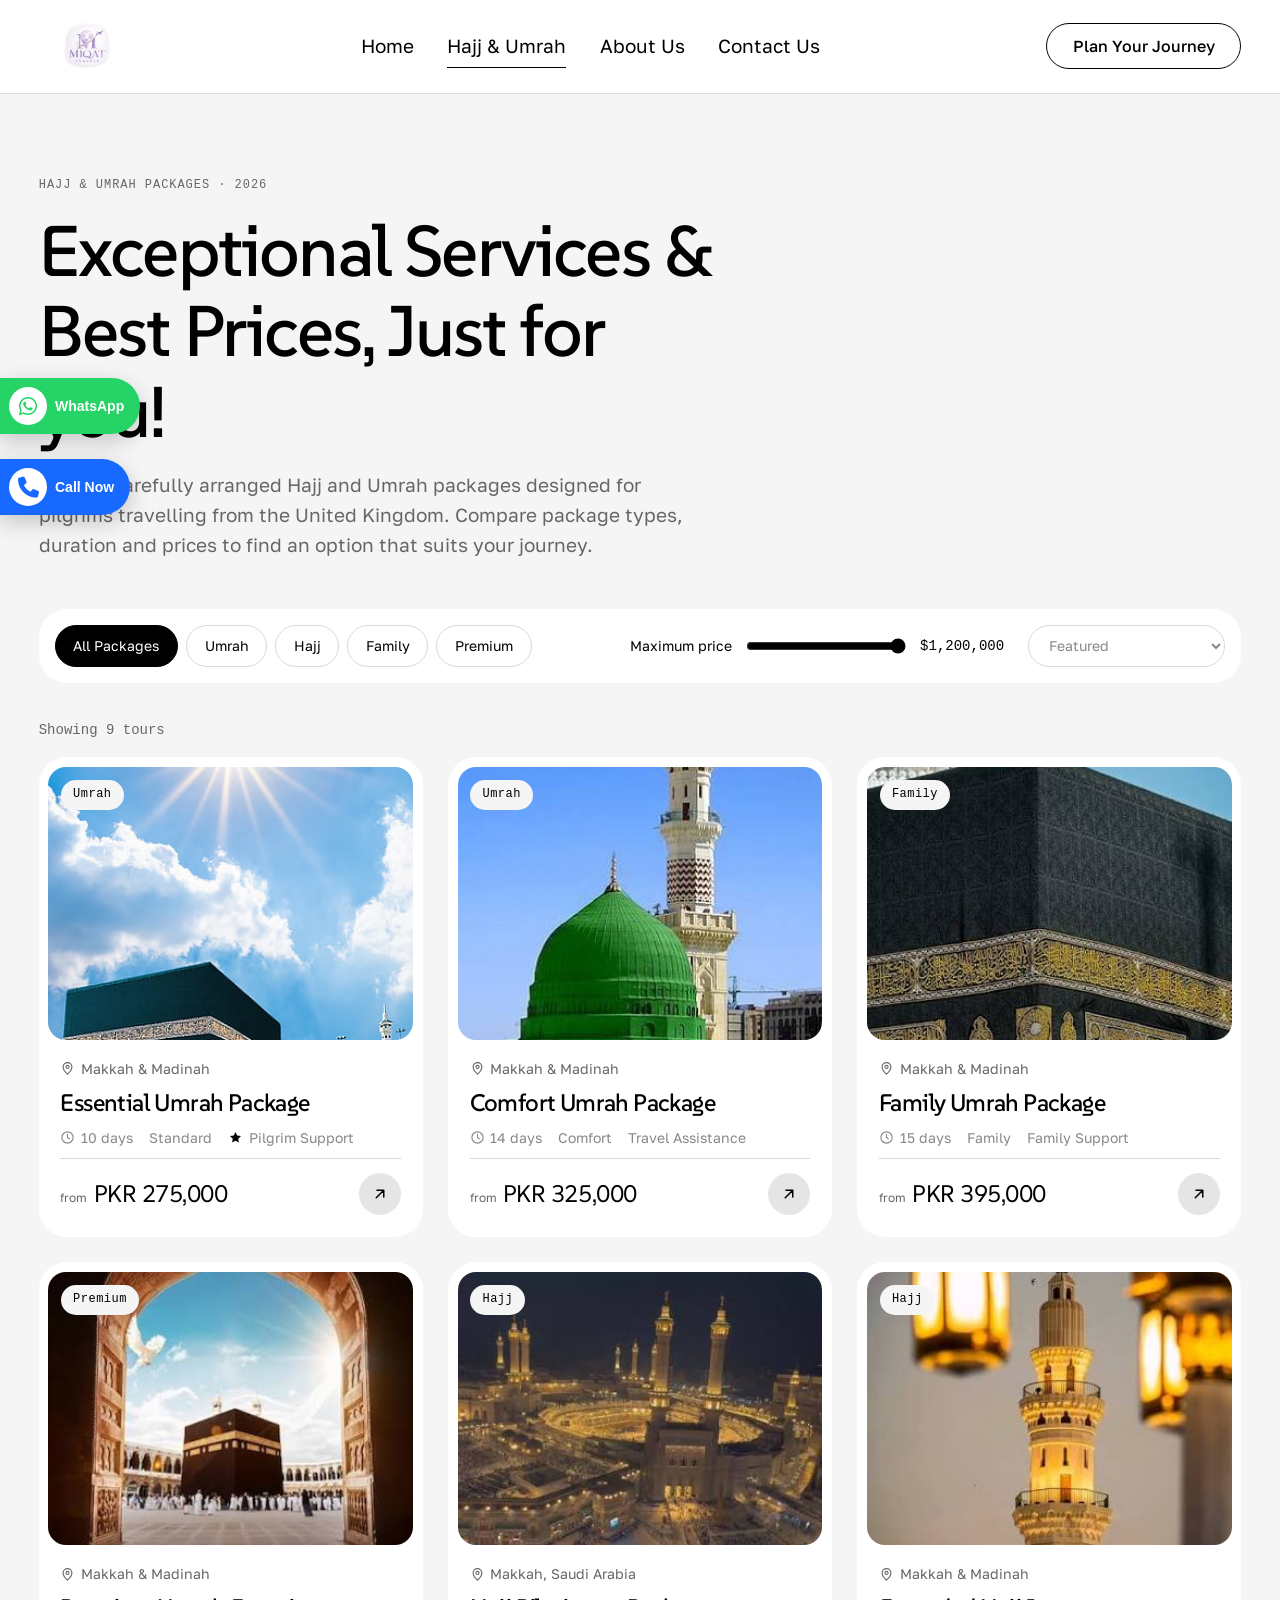
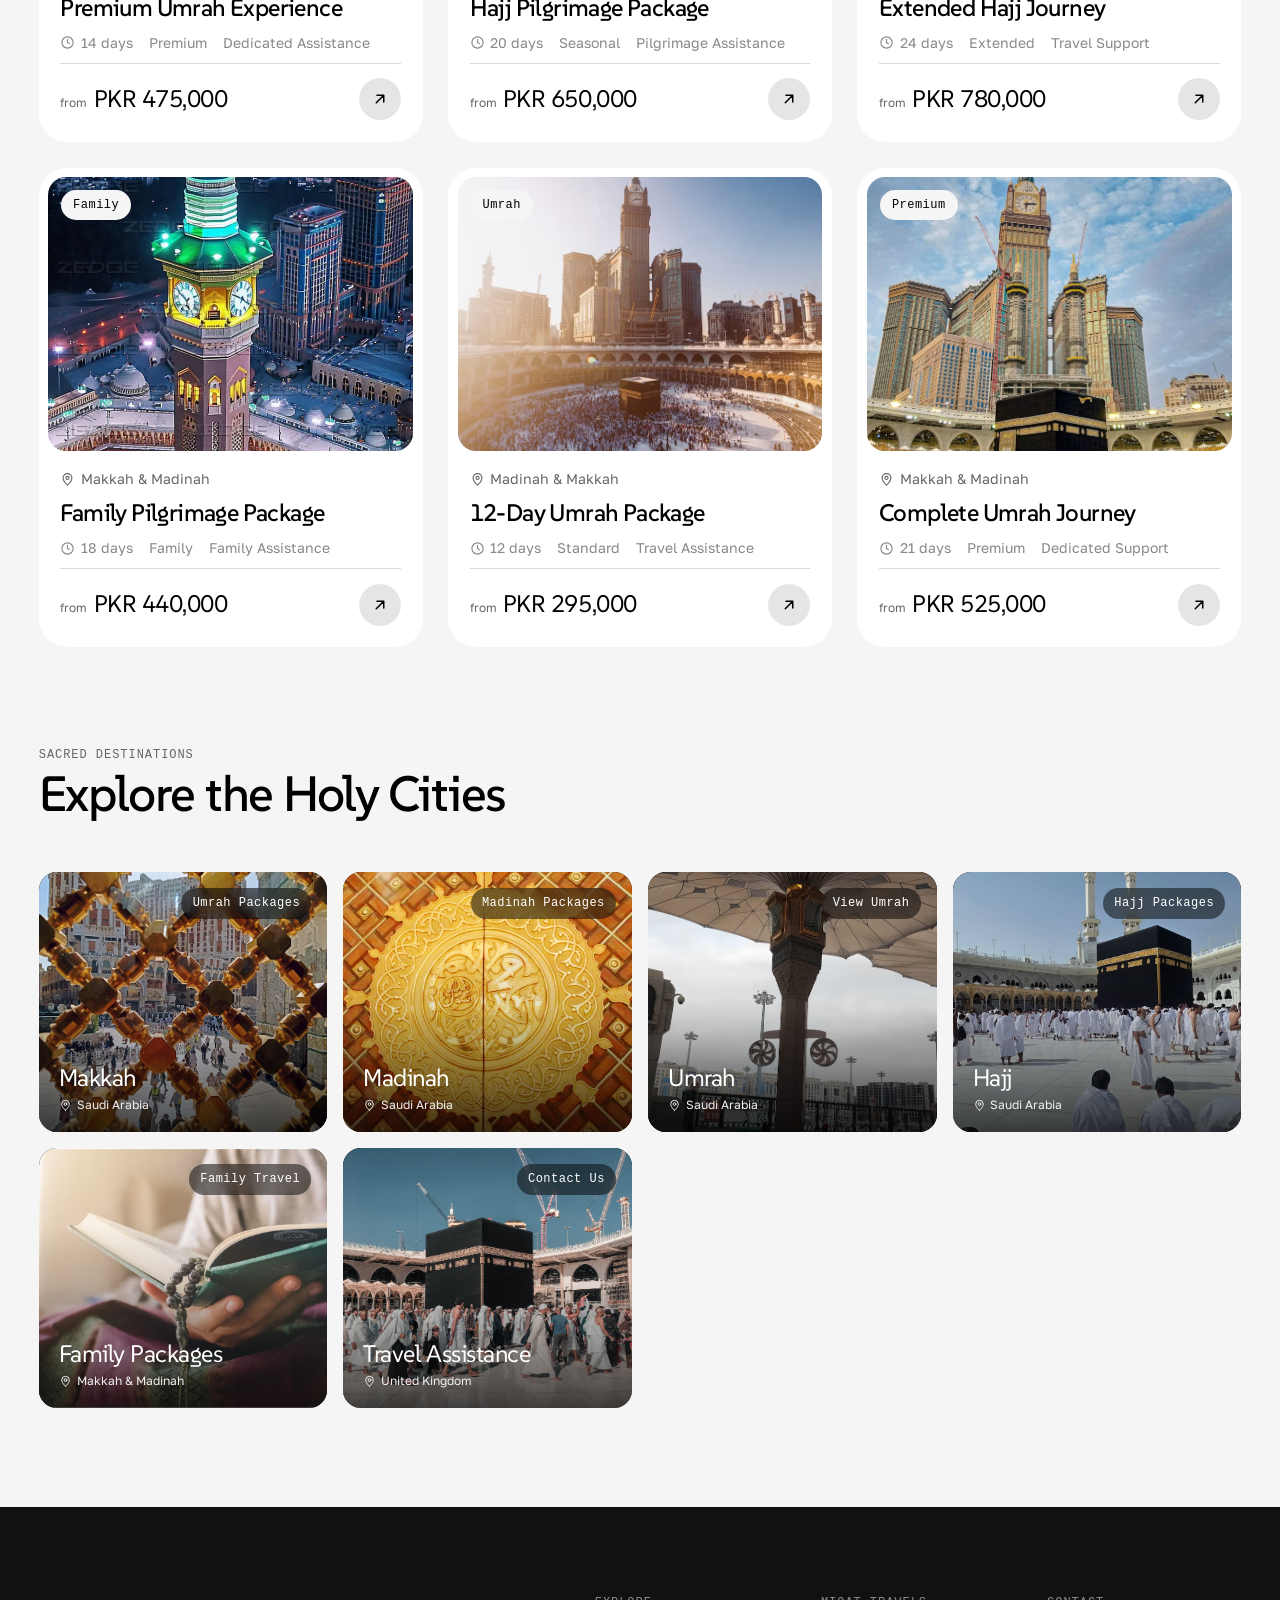
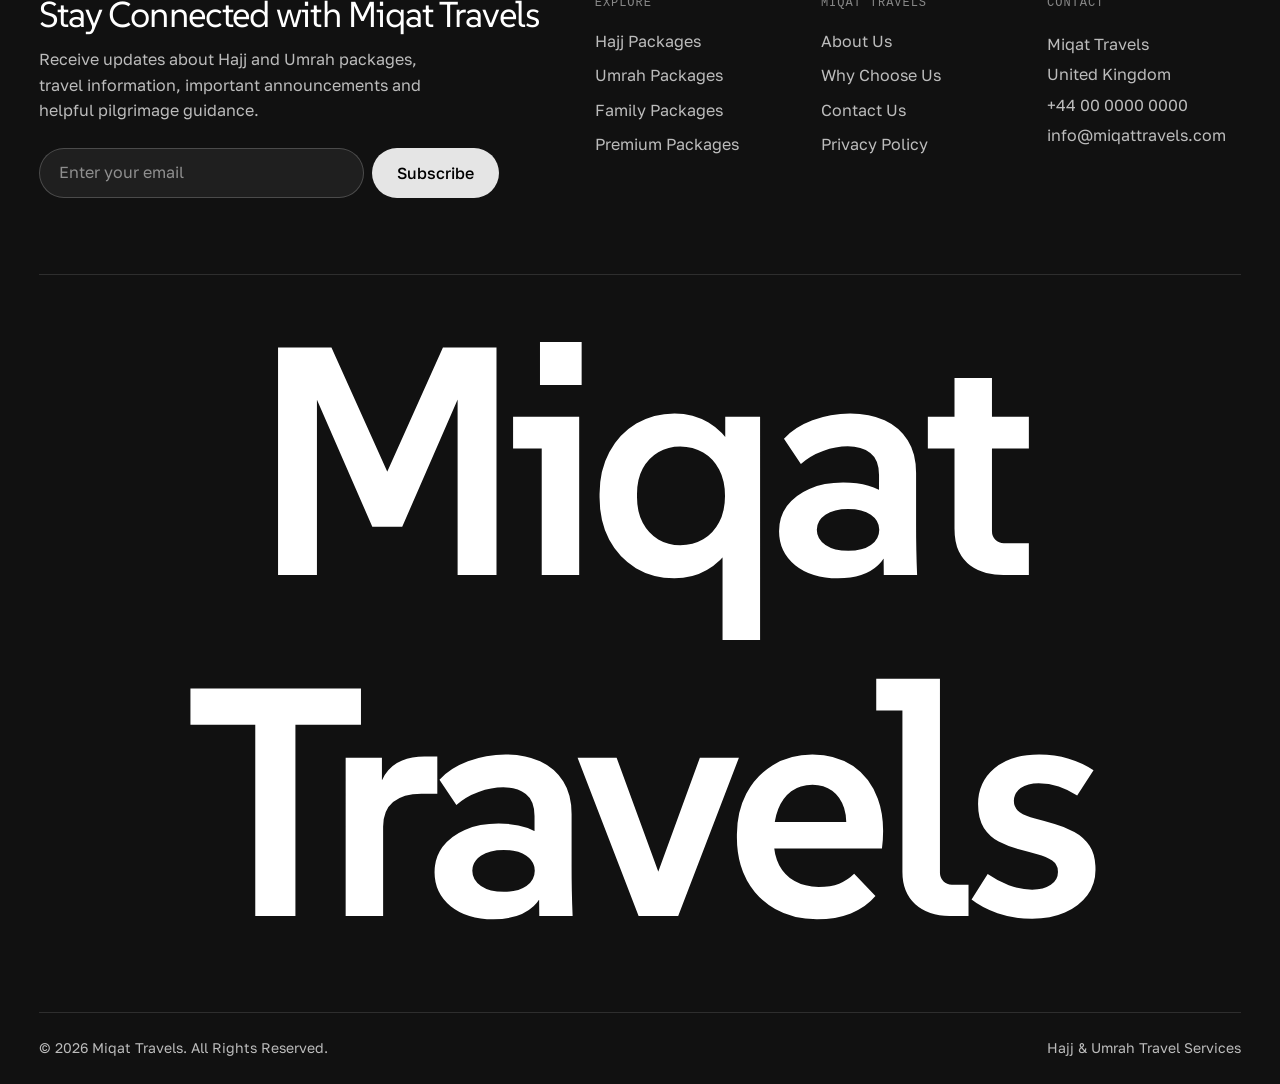
<file: tours.html>
<!DOCTYPE html>
<html lang="en">
<head>
<meta charset="utf-8" />
<meta name="viewport" content="width=device-width, initial-scale=1" />

<title>Hajj & Umrah Packages — Miqat Travels</title>

<meta
    name="description"
    content="Explore Hajj and Umrah travel packages with Miqat Travels. Discover flexible pilgrimage packages, accommodation options and travel assistance."
/>

<meta name="theme-color" content="#101412" />

<link rel="icon" type="image/png" sizes="32x32"
      href="img/a05d1723-38ce-4c4b-afee-14852c723192.png?v=2">

<link rel="preconnect" href="https://fonts.googleapis.com" />
<link rel="preconnect" href="https://fonts.gstatic.com" crossorigin />

<link
    href="https://fonts.googleapis.com/css2?family=SUSE:wght@400;500;600&family=Golos+Text:wght@400;500;600&family=Ubuntu+Sans+Mono:wght@400;500&display=swap"
    rel="stylesheet"
/>

<link rel="preconnect" href="https://images.pexels.com" crossorigin />

<link rel="stylesheet" href="assets/css/tokens.css" />
<link rel="stylesheet" href="assets/css/site.css" />
<link rel="stylesheet" href="assets/css/pages.css" />

</head>

<body>

<a class="skip" href="#main">
    Skip to content
</a>


<!-- ================= HEADER ================= -->

<header class="header" data-header="solid">

    <div class="container header__inner">

      <a href="index.html" aria-label="Miqat Travels Home" class="brand">
    <img src="img/logo.png" alt="Miqat Travels Logo" class="brand-logo">
</a>

<style>
.brand {
    display: inline-flex;
    align-items: center;
    text-decoration: none;
    max-width: 100%;
}

.brand-logo {
    display: block;
    width: 100px;
    height: auto;
    max-width: 100%;
    object-fit: contain;
}

/* Tablet */
@media (max-width: 768px) {
    .brand-logo {
        width: 180px;
    }
}

/* Mobile */
@media (max-width: 480px) {
    .brand-logo {
        width: 150px;
    }
}
</style>


        <nav
            class="nav"
            id="site-nav"
            aria-label="Main"
        >

            <a href="index.html">
                Home
            </a>

            <a
                href="tours.html"
                aria-current="page"
            >
                Hajj & Umrah
            </a>

            <a href="about.html">
                About Us
            </a>

            <a href="contact.html">
                Contact Us
            </a>

            <a
                class="nav__signin-mobile"
                href="contact.html"
            >
                Plan Your Journey
            </a>

        </nav>


        <div class="header__tools">

            <a
                class="btn header__signin"
                href="contact.html"
            >
                Plan Your Journey
            </a>

            <button
                class="burger"
                type="button"
                aria-expanded="false"
                aria-controls="site-nav"
                aria-label="Open menu"
            >
                <span></span>
                <span></span>
            </button>

        </div>

    </div>

</header>


<!-- ================= MAIN ================= -->

<main id="main">


<!-- ================= PAGE HEADER ================= -->

<section
    class="container phead"
    aria-labelledby="tours-title"
>

    <p class="label">
        Hajj & Umrah Packages · 2026
    </p>

    <h1 id="tours-title">
        Exceptional Services & Best Prices, Just for you!

    </h1>

    <p>
        Explore carefully arranged Hajj and Umrah packages
        designed for pilgrims travelling from the United Kingdom.
        Compare package types, duration and prices to find an
        option that suits your journey.
    </p>

</section>


<!-- ================= PACKAGE LIST ================= -->

<section
    class="container section section--flush-top"
    aria-label="Hajj and Umrah packages"
>


    <!-- ================= TOOLBAR ================= -->

    <div class="toolbar">


        <div
            class="chips"
            role="group"
            aria-label="Package type"
        >

            <button
                class="chip"
                type="button"
                data-kind-chip="all"
                aria-pressed="true"
            >
                All Packages
            </button>

            <button
                class="chip"
                type="button"
                data-kind-chip="umrah"
                aria-pressed="false"
            >
                Umrah
            </button>

            <button
                class="chip"
                type="button"
                data-kind-chip="hajj"
                aria-pressed="false"
            >
                Hajj
            </button>

            <button
                class="chip"
                type="button"
                data-kind-chip="family"
                aria-pressed="false"
            >
                Family
            </button>

            <button
                class="chip"
                type="button"
                data-kind-chip="premium"
                aria-pressed="false"
            >
                Premium
            </button>

        </div>


        <div class="toolbar__right">


            <label class="range">

                <span>
                    Maximum price
                </span>

                <input
                    type="range"
                    min="150000"
                    max="1200000"
                    step="10000"
                    value="1200000"
                    data-price-cap
                />

                <output data-price-out>
                    PKR 1,200,000
                </output>

            </label>


            <label>

                <span class="sr-only">
                    Sort packages
                </span>

                <select
                    class="sort"
                    data-sort
                >

                    <option value="featured">
                        Featured
                    </option>

                    <option value="price-asc">
                        Price: Low to High
                    </option>

                    <option value="price-desc">
                        Price: High to Low
                    </option>

                    <option value="days">
                        Shortest First
                    </option>

                </select>

            </label>

        </div>

    </div>


    <p
        class="results-meta"
        aria-live="polite"
    >
        Showing
        <span data-tour-count>
            9 packages
        </span>
    </p>


    <!-- ================= PACKAGE GRID ================= -->

    <div
        class="tgrid"
        data-tour-grid
    >


        <!-- ===== PACKAGE 1 ===== -->

        <article
            class="tcard"
            data-kind="umrah"
            data-price="275000"
            data-days="10"
        >

            <div class="tcard__media">

                <img
                    src="img/HD-wallpaper-kaaba-sharif-with-sun-sky-islamic-kaaba-sharif-thumbnail.jpg"
                    alt="Muslim pilgrims during Umrah"
                    width="800"
                    height="600"
                    fetchpriority="high"
                    decoding="async"
                />

                <span class="tcard__kind">
                    Umrah
                </span>

            </div>


            <div class="tcard__body">

                <p class="tcard__place">

                    <svg
                        viewBox="0 0 24 24"
                        fill="none"
                        stroke="currentColor"
                        stroke-width="1.8"
                        stroke-linecap="round"
                        stroke-linejoin="round"
                        aria-hidden="true"
                    >
                        <path d="M12 21s-7-6.2-7-11.5a7 7 0 0 1 14 0C19 14.8 12 21 12 21Z"/>
                        <circle cx="12" cy="9.5" r="2.5"/>
                    </svg>

                    Makkah & Madinah

                </p>


                <h3 class="tcard__name">

                    <a href="tours.html">
                        Essential Umrah Package
                    </a>

                </h3>


                <p class="tcard__facts">

                    <span>

                        <svg
                            viewBox="0 0 24 24"
                            fill="none"
                            stroke="currentColor"
                            stroke-width="1.8"
                            stroke-linecap="round"
                            aria-hidden="true"
                        >
                            <circle cx="12" cy="12" r="9"/>
                            <path d="M12 7v5l3 2"/>
                        </svg>

                        10 days

                    </span>

                    <span>
                        Standard
                    </span>

                    <span class="tcard__rating">

                        <svg
                            viewBox="0 0 24 24"
                            fill="currentColor"
                            aria-hidden="true"
                        >
                            <path d="m12 3 2.7 5.6 6.1.9-4.4 4.3 1 6.1L12 17l-5.4 2.9 1-6.1L3.2 9.5l6.1-.9Z"/>
                        </svg>

                        Pilgrim Support

                    </span>

                </p>


                <p class="tcard__foot">

                    <span class="tcard__price">

                        <small>
                            from
                        </small>

                        PKR 275,000

                    </span>


                    <span
                        class="tcard__go"
                        aria-hidden="true"
                    >

                        <svg
                            viewBox="0 0 24 24"
                            fill="none"
                            stroke="currentColor"
                            stroke-width="2"
                            stroke-linecap="round"
                            stroke-linejoin="round"
                            aria-hidden="true"
                        >
                            <path d="M7 17 17 7M8 7h9v9"/>
                        </svg>

                    </span>

                </p>

            </div>

        </article>


        <!-- ===== PACKAGE 2 ===== -->

        <article
            class="tcard"
            data-kind="umrah"
            data-price="325000"
            data-days="14"
        >

            <div class="tcard__media">

                <img
                    src="img/images (1).jfif"
                    alt="Pilgrims visiting Makkah"
                    width="800"
                    height="600"
                    loading="lazy"
                    decoding="async"
                />

                <span class="tcard__kind">
                    Umrah
                </span>

            </div>


            <div class="tcard__body">

                <p class="tcard__place">

                    <svg
                        viewBox="0 0 24 24"
                        fill="none"
                        stroke="currentColor"
                        stroke-width="1.8"
                        stroke-linecap="round"
                        stroke-linejoin="round"
                        aria-hidden="true"
                    >
                        <path d="M12 21s-7-6.2-7-11.5a7 7 0 0 1 14 0C19 14.8 12 21 12 21Z"/>
                        <circle cx="12" cy="9.5" r="2.5"/>
                    </svg>

                    Makkah & Madinah

                </p>


                <h3 class="tcard__name">

                    <a href="tours.html">
                        Comfort Umrah Package
                    </a>

                </h3>


                <p class="tcard__facts">

                    <span>

                        <svg
                            viewBox="0 0 24 24"
                            fill="none"
                            stroke="currentColor"
                            stroke-width="1.8"
                            stroke-linecap="round"
                            aria-hidden="true"
                        >
                            <circle cx="12" cy="12" r="9"/>
                            <path d="M12 7v5l3 2"/>
                        </svg>

                        14 days

                    </span>

                    <span>
                        Comfort
                    </span>

                    <span class="tcard__rating">
                        Travel Assistance
                    </span>

                </p>


                <p class="tcard__foot">

                    <span class="tcard__price">

                        <small>
                            from
                        </small>

                        PKR 325,000

                    </span>

                    <span
                        class="tcard__go"
                        aria-hidden="true"
                    >

                        <svg
                            viewBox="0 0 24 24"
                            fill="none"
                            stroke="currentColor"
                            stroke-width="2"
                            stroke-linecap="round"
                            stroke-linejoin="round"
                        >
                            <path d="M7 17 17 7M8 7h9v9"/>
                        </svg>

                    </span>

                </p>

            </div>

        </article>


        <!-- ===== PACKAGE 3 ===== -->

        <article
            class="tcard"
            data-kind="family"
            data-price="395000"
            data-days="15"
        >

            <div class="tcard__media">

                <img
                    src="img/images (2).jfif"
                    alt="Family pilgrimage journey"
                    width="800"
                    height="600"
                    loading="lazy"
                    decoding="async"
                />

                <span class="tcard__kind">
                    Family
                </span>

            </div>


            <div class="tcard__body">

                <p class="tcard__place">

                    <svg
                        viewBox="0 0 24 24"
                        fill="none"
                        stroke="currentColor"
                        stroke-width="1.8"
                        stroke-linecap="round"
                        stroke-linejoin="round"
                    >
                        <path d="M12 21s-7-6.2-7-11.5a7 7 0 0 1 14 0C19 14.8 12 21 12 21Z"/>
                        <circle cx="12" cy="9.5" r="2.5"/>
                    </svg>

                    Makkah & Madinah

                </p>


                <h3 class="tcard__name">

                    <a href="tours.html">
                        Family Umrah Package
                    </a>

                </h3>


                <p class="tcard__facts">

                    <span>

                        <svg
                            viewBox="0 0 24 24"
                            fill="none"
                            stroke="currentColor"
                            stroke-width="1.8"
                            stroke-linecap="round"
                        >
                            <circle cx="12" cy="12" r="9"/>
                            <path d="M12 7v5l3 2"/>
                        </svg>

                        15 days

                    </span>

                    <span>
                        Family
                    </span>

                    <span class="tcard__rating">
                        Family Support
                    </span>

                </p>


                <p class="tcard__foot">

                    <span class="tcard__price">

                        <small>
                            from
                        </small>

                        PKR 395,000

                    </span>

                    <span
                        class="tcard__go"
                        aria-hidden="true"
                    >

                        <svg
                            viewBox="0 0 24 24"
                            fill="none"
                            stroke="currentColor"
                            stroke-width="2"
                            stroke-linecap="round"
                            stroke-linejoin="round"
                        >
                            <path d="M7 17 17 7M8 7h9v9"/>
                        </svg>

                    </span>

                </p>

            </div>

        </article>


        <!-- ===== PACKAGE 4 ===== -->

        <article
            class="tcard"
            data-kind="premium"
            data-price="475000"
            data-days="14"
        >

            <div class="tcard__media">

                <img
                    src="img/images (3).jfif"
                    alt="Madinah pilgrimage journey"
                    width="800"
                    height="600"
                    loading="lazy"
                    decoding="async"
                />

                <span class="tcard__kind">
                    Premium
                </span>

            </div>


            <div class="tcard__body">

                <p class="tcard__place">

                    <svg
                        viewBox="0 0 24 24"
                        fill="none"
                        stroke="currentColor"
                        stroke-width="1.8"
                        stroke-linecap="round"
                        stroke-linejoin="round"
                    >
                        <path d="M12 21s-7-6.2-7-11.5a7 7 0 0 1 14 0C19 14.8 12 21 12 21Z"/>
                        <circle cx="12" cy="9.5" r="2.5"/>
                    </svg>

                    Makkah & Madinah

                </p>


                <h3 class="tcard__name">

                    <a href="tours.html">
                        Premium Umrah Experience
                    </a>

                </h3>


                <p class="tcard__facts">

                    <span>

                        <svg
                            viewBox="0 0 24 24"
                            fill="none"
                            stroke="currentColor"
                            stroke-width="1.8"
                            stroke-linecap="round"
                        >
                            <circle cx="12" cy="12" r="9"/>
                            <path d="M12 7v5l3 2"/>
                        </svg>

                        14 days

                    </span>

                    <span>
                        Premium
                    </span>

                    <span class="tcard__rating">
                        Dedicated Assistance
                    </span>

                </p>


                <p class="tcard__foot">

                    <span class="tcard__price">

                        <small>
                            from
                        </small>

                        PKR 475,000

                    </span>

                    <span
                        class="tcard__go"
                        aria-hidden="true"
                    >

                        <svg
                            viewBox="0 0 24 24"
                            fill="none"
                            stroke="currentColor"
                            stroke-width="2"
                            stroke-linecap="round"
                            stroke-linejoin="round"
                        >
                            <path d="M7 17 17 7M8 7h9v9"/>
                        </svg>

                    </span>

                </p>

            </div>

        </article>


        <!-- ===== PACKAGE 5 ===== -->

        <article
            class="tcard"
            data-kind="hajj"
            data-price="650000"
            data-days="20"
        >

            <div class="tcard__media">

                <img
                    src="img/images (4).jfif"
                    alt="Hajj pilgrimage"
                    width="800"
                    height="600"
                    loading="lazy"
                    decoding="async"
                />

                <span class="tcard__kind">
                    Hajj
                </span>

            </div>


            <div class="tcard__body">

                <p class="tcard__place">

                    <svg
                        viewBox="0 0 24 24"
                        fill="none"
                        stroke="currentColor"
                        stroke-width="1.8"
                        stroke-linecap="round"
                        stroke-linejoin="round"
                    >
                        <path d="M12 21s-7-6.2-7-11.5a7 7 0 0 1 14 0C19 14.8 12 21 12 21Z"/>
                        <circle cx="12" cy="9.5" r="2.5"/>
                    </svg>

                    Makkah, Saudi Arabia

                </p>


                <h3 class="tcard__name">

                    <a href="tours.html">
                        Hajj Pilgrimage Package
                    </a>

                </h3>


                <p class="tcard__facts">

                    <span>

                        <svg
                            viewBox="0 0 24 24"
                            fill="none"
                            stroke="currentColor"
                            stroke-width="1.8"
                            stroke-linecap="round"
                        >
                            <circle cx="12" cy="12" r="9"/>
                            <path d="M12 7v5l3 2"/>
                        </svg>

                        20 days

                    </span>

                    <span>
                        Seasonal
                    </span>

                    <span class="tcard__rating">
                        Pilgrimage Assistance
                    </span>

                </p>


                <p class="tcard__foot">

                    <span class="tcard__price">

                        <small>
                            from
                        </small>

                        PKR 650,000

                    </span>

                    <span
                        class="tcard__go"
                        aria-hidden="true"
                    >

                        <svg
                            viewBox="0 0 24 24"
                            fill="none"
                            stroke="currentColor"
                            stroke-width="2"
                            stroke-linecap="round"
                            stroke-linejoin="round"
                        >
                            <path d="M7 17 17 7M8 7h9v9"/>
                        </svg>

                    </span>

                </p>

            </div>

        </article>


        <!-- ===== PACKAGE 6 ===== -->

        <article
            class="tcard"
            data-kind="hajj"
            data-price="780000"
            data-days="24"
        >

            <div class="tcard__media">

                <img
                    src="img/images.jfif"
                    alt="Kaaba in Makkah"
                    width="800"
                    height="600"
                    loading="lazy"
                    decoding="async"
                />

                <span class="tcard__kind">
                    Hajj
                </span>

            </div>


            <div class="tcard__body">

                <p class="tcard__place">

                    <svg
                        viewBox="0 0 24 24"
                        fill="none"
                        stroke="currentColor"
                        stroke-width="1.8"
                        stroke-linecap="round"
                        stroke-linejoin="round"
                    >
                        <path d="M12 21s-7-6.2-7-11.5a7 7 0 0 1 14 0C19 14.8 12 21 12 21Z"/>
                        <circle cx="12" cy="9.5" r="2.5"/>
                    </svg>

                    Makkah & Madinah

                </p>


                <h3 class="tcard__name">

                    <a href="tours.html">
                        Extended Hajj Journey
                    </a>

                </h3>


                <p class="tcard__facts">

                    <span>

                        <svg
                            viewBox="0 0 24 24"
                            fill="none"
                            stroke="currentColor"
                            stroke-width="1.8"
                            stroke-linecap="round"
                        >
                            <circle cx="12" cy="12" r="9"/>
                            <path d="M12 7v5l3 2"/>
                        </svg>

                        24 days

                    </span>

                    <span>
                        Extended
                    </span>

                    <span class="tcard__rating">
                        Travel Support
                    </span>

                </p>


                <p class="tcard__foot">

                    <span class="tcard__price">

                        <small>
                            from
                        </small>

                        PKR 780,000

                    </span>

                    <span
                        class="tcard__go"
                        aria-hidden="true"
                    >

                        <svg
                            viewBox="0 0 24 24"
                            fill="none"
                            stroke="currentColor"
                            stroke-width="2"
                            stroke-linecap="round"
                            stroke-linejoin="round"
                        >
                            <path d="M7 17 17 7M8 7h9v9"/>
                        </svg>

                    </span>

                </p>

            </div>

        </article>


        <!-- ===== PACKAGE 7 ===== -->

        <article
            class="tcard"
            data-kind="family"
            data-price="440000"
            data-days="18"
        >

            <div class="tcard__media">

                <img
                    src="img/images.webp"
                    alt="Pilgrims travelling for Umrah"
                    width="800"
                    height="600"
                    loading="lazy"
                    decoding="async"
                />

                <span class="tcard__kind">
                    Family
                </span>

            </div>


            <div class="tcard__body">

                <p class="tcard__place">

                    <svg
                        viewBox="0 0 24 24"
                        fill="none"
                        stroke="currentColor"
                        stroke-width="1.8"
                        stroke-linecap="round"
                        stroke-linejoin="round"
                    >
                        <path d="M12 21s-7-6.2-7-11.5a7 7 0 0 1 14 0C19 14.8 12 21 12 21Z"/>
                        <circle cx="12" cy="9.5" r="2.5"/>
                    </svg>

                    Makkah & Madinah

                </p>


                <h3 class="tcard__name">

                    <a href="tours.html">
                        Family Pilgrimage Package
                    </a>

                </h3>


                <p class="tcard__facts">

                    <span>

                        <svg
                            viewBox="0 0 24 24"
                            fill="none"
                            stroke="currentColor"
                            stroke-width="1.8"
                            stroke-linecap="round"
                        >
                            <circle cx="12" cy="12" r="9"/>
                            <path d="M12 7v5l3 2"/>
                        </svg>

                        18 days

                    </span>

                    <span>
                        Family
                    </span>

                    <span class="tcard__rating">
                        Family Assistance
                    </span>

                </p>


                <p class="tcard__foot">

                    <span class="tcard__price">

                        <small>
                            from
                        </small>

                        PKR 440,000

                    </span>

                    <span
                        class="tcard__go"
                        aria-hidden="true"
                    >

                        <svg
                            viewBox="0 0 24 24"
                            fill="none"
                            stroke="currentColor"
                            stroke-width="2"
                            stroke-linecap="round"
                            stroke-linejoin="round"
                        >
                            <path d="M7 17 17 7M8 7h9v9"/>
                        </svg>

                    </span>

                </p>

            </div>

        </article>


        <!-- ===== PACKAGE 8 ===== -->

        <article
            class="tcard"
            data-kind="umrah"
            data-price="295000"
            data-days="12"
        >

            <div class="tcard__media">

                <img
                    src="img/photo-1592326871020-04f58c1a52f3 (2).avif"
                    alt="Madinah travel and pilgrimage"
                    width="800"
                    height="600"
                    loading="lazy"
                    decoding="async"
                />

                <span class="tcard__kind">
                    Umrah
                </span>

            </div>


            <div class="tcard__body">

                <p class="tcard__place">

                    <svg
                        viewBox="0 0 24 24"
                        fill="none"
                        stroke="currentColor"
                        stroke-width="1.8"
                        stroke-linecap="round"
                        stroke-linejoin="round"
                    >
                        <path d="M12 21s-7-6.2-7-11.5a7 7 0 0 1 14 0C19 14.8 12 21 12 21Z"/>
                        <circle cx="12" cy="9.5" r="2.5"/>
                    </svg>

                    Madinah & Makkah

                </p>


                <h3 class="tcard__name">

                    <a href="tours.html">
                        12-Day Umrah Package
                    </a>

                </h3>


                <p class="tcard__facts">

                    <span>

                        <svg
                            viewBox="0 0 24 24"
                            fill="none"
                            stroke="currentColor"
                            stroke-width="1.8"
                            stroke-linecap="round"
                        >
                            <circle cx="12" cy="12" r="9"/>
                            <path d="M12 7v5l3 2"/>
                        </svg>

                        12 days

                    </span>

                    <span>
                        Standard
                    </span>

                    <span class="tcard__rating">
                        Travel Assistance
                    </span>

                </p>


                <p class="tcard__foot">

                    <span class="tcard__price">

                        <small>
                            from
                        </small>

                        PKR 295,000

                    </span>

                    <span
                        class="tcard__go"
                        aria-hidden="true"
                    >

                        <svg
                            viewBox="0 0 24 24"
                            fill="none"
                            stroke="currentColor"
                            stroke-width="2"
                            stroke-linecap="round"
                            stroke-linejoin="round"
                        >
                            <path d="M7 17 17 7M8 7h9v9"/>
                        </svg>

                    </span>

                </p>

            </div>

        </article>


        <!-- ===== PACKAGE 9 ===== -->

        <article
            class="tcard"
            data-kind="premium"
            data-price="525000"
            data-days="21"
        >

            <div class="tcard__media">

                <img
                    src="img/photo-1720549973451-018d3623b55a (1).avif"
                    alt="Kaaba and pilgrims in Makkah"
                    width="800"
                    height="600"
                    loading="lazy"
                    decoding="async"
                />

                <span class="tcard__kind">
                    Premium
                </span>

            </div>


            <div class="tcard__body">

                <p class="tcard__place">

                    <svg
                        viewBox="0 0 24 24"
                        fill="none"
                        stroke="currentColor"
                        stroke-width="1.8"
                        stroke-linecap="round"
                        stroke-linejoin="round"
                    >
                        <path d="M12 21s-7-6.2-7-11.5a7 7 0 0 1 14 0C19 14.8 12 21 12 21Z"/>
                        <circle cx="12" cy="9.5" r="2.5"/>
                    </svg>

                    Makkah & Madinah

                </p>


                <h3 class="tcard__name">

                    <a href="tours.html">
                        Complete Umrah Journey
                    </a>

                </h3>


                <p class="tcard__facts">

                    <span>

                        <svg
                            viewBox="0 0 24 24"
                            fill="none"
                            stroke="currentColor"
                            stroke-width="1.8"
                            stroke-linecap="round"
                        >
                            <circle cx="12" cy="12" r="9"/>
                            <path d="M12 7v5l3 2"/>
                        </svg>

                        21 days

                    </span>

                    <span>
                        Premium
                    </span>

                    <span class="tcard__rating">
                        Dedicated Support
                    </span>

                </p>


                <p class="tcard__foot">

                    <span class="tcard__price">

                        <small>
                            from
                        </small>

                        PKR 525,000

                    </span>

                    <span
                        class="tcard__go"
                        aria-hidden="true"
                    >

                        <svg
                            viewBox="0 0 24 24"
                            fill="none"
                            stroke="currentColor"
                            stroke-width="2"
                            stroke-linecap="round"
                            stroke-linejoin="round"
                        >
                            <path d="M7 17 17 7M8 7h9v9"/>
                        </svg>

                    </span>

                </p>

            </div>

        </article>


    </div>


    <!-- ================= EMPTY STATE ================= -->

    <div
        class="empty"
        data-tour-empty
        hidden
    >

        <h2>
            No packages match those filters
        </h2>

        <p>
            Try selecting another package type or increasing
            the maximum price.
        </p>

        <button
            class="btn btn--dark"
            type="button"
            data-tour-reset
        >
            Reset Filters
        </button>

    </div>

</section>


<!-- ================= DESTINATIONS ================= -->

<section
    class="section section--flush-top"
    aria-labelledby="where-title"
>

    <div class="container">

        <div class="shead shead--split">

            <div>

                <p class="label">
                    Sacred Destinations
                </p>

                <h2 id="where-title">
                    Explore the Holy Cities
                </h2>

            </div>

        </div>


        <div class="dest-strip">


            <!-- Makkah -->

            <a
                class="dtile"
                href="tours.html"
            >

                <img
                    src="img/photo-1709205563914-13c74c7c9ebf.avif"
                    alt="Makkah and the Kaaba"
                    width="1100"
                    height="733"
                    loading="lazy"
                    decoding="async"
                />

                <span class="dtile__meta">

                    <span class="dtile__name">
                        Makkah
                    </span>

                    <span class="dtile__place">

                        <svg
                            viewBox="0 0 24 24"
                            fill="none"
                            stroke="currentColor"
                            stroke-width="1.8"
                            stroke-linecap="round"
                            stroke-linejoin="round"
                            aria-hidden="true"
                        >
                            <path d="M12 21s-7-6.2-7-11.5a7 7 0 0 1 14 0C19 14.8 12 21 12 21Z"/>
                            <circle cx="12" cy="9.5" r="2.5"/>
                        </svg>

                        Saudi Arabia

                    </span>

                </span>

                <span class="dtile__count">
                    Umrah Packages
                </span>

            </a>


            <!-- Madinah -->

            <a
                class="dtile"
                href="tours.html"
            >

                <img
                    src="img/photo-1676607185227-4f0e70228d3f.avif"
                    alt="Madinah pilgrimage destination"
                    width="1100"
                    height="733"
                    loading="lazy"
                    decoding="async"
                />

                <span class="dtile__meta">

                    <span class="dtile__name">
                        Madinah
                    </span>

                    <span class="dtile__place">

                        <svg
                            viewBox="0 0 24 24"
                            fill="none"
                            stroke="currentColor"
                            stroke-width="1.8"
                            stroke-linecap="round"
                            stroke-linejoin="round"
                            aria-hidden="true"
                        >
                            <path d="M12 21s-7-6.2-7-11.5a7 7 0 0 1 14 0C19 14.8 12 21 12 21Z"/>
                            <circle cx="12" cy="9.5" r="2.5"/>
                        </svg>

                        Saudi Arabia

                    </span>

                </span>

                <span class="dtile__count">
                    Madinah Packages
                </span>

            </a>


            <!-- Umrah -->

            <a
                class="dtile"
                href="tours.html"
            >

                <img
                    src="img/photo-1722966678621-5eb1eb46beda.avif"
                    alt="Pilgrims travelling for Umrah"
                    width="1100"
                    height="733"
                    loading="lazy"
                    decoding="async"
                />

                <span class="dtile__meta">

                    <span class="dtile__name">
                        Umrah
                    </span>

                    <span class="dtile__place">

                        <svg
                            viewBox="0 0 24 24"
                            fill="none"
                            stroke="currentColor"
                            stroke-width="1.8"
                            stroke-linecap="round"
                            stroke-linejoin="round"
                            aria-hidden="true"
                        >
                            <path d="M12 21s-7-6.2-7-11.5a7 7 0 0 1 14 0C19 14.8 12 21 12 21Z"/>
                            <circle cx="12" cy="9.5" r="2.5"/>
                        </svg>

                        Saudi Arabia

                    </span>

                </span>

                <span class="dtile__count">
                    View Umrah
                </span>

            </a>


            <!-- Hajj -->

            <a
                class="dtile"
                href="tours.html"
            >

                <img
                    src="img/photo-1782798559017-7196f6aa26a3.avif"
                    alt="Hajj pilgrimage in Makkah"
                    width="1100"
                    height="733"
                    loading="lazy"
                    decoding="async"
                />

                <span class="dtile__meta">

                    <span class="dtile__name">
                        Hajj
                    </span>

                    <span class="dtile__place">

                        <svg
                            viewBox="0 0 24 24"
                            fill="none"
                            stroke="currentColor"
                            stroke-width="1.8"
                            stroke-linecap="round"
                            stroke-linejoin="round"
                            aria-hidden="true"
                        >
                            <path d="M12 21s-7-6.2-7-11.5a7 7 0 0 1 14 0C19 14.8 12 21 12 21Z"/>
                            <circle cx="12" cy="9.5" r="2.5"/>
                        </svg>

                        Saudi Arabia

                    </span>

                </span>

                <span class="dtile__count">
                    Hajj Packages
                </span>

            </a>


            <!-- Family -->

            <a
                class="dtile"
                href="tours.html"
            >

                <img
                    src="img/photo-1720873160840-d5934323bb23.avif"
                    alt="Family pilgrimage travel"
                    width="1100"
                    height="733"
                    loading="lazy"
                    decoding="async"
                />

                <span class="dtile__meta">

                    <span class="dtile__name">
                        Family Packages
                    </span>

                    <span class="dtile__place">

                        <svg
                            viewBox="0 0 24 24"
                            fill="none"
                            stroke="currentColor"
                            stroke-width="1.8"
                            stroke-linecap="round"
                            stroke-linejoin="round"
                            aria-hidden="true"
                        >
                            <path d="M12 21s-7-6.2-7-11.5a7 7 0 0 1 14 0C19 14.8 12 21 12 21Z"/>
                            <circle cx="12" cy="9.5" r="2.5"/>
                        </svg>

                        Makkah & Madinah

                    </span>

                </span>

                <span class="dtile__count">
                    Family Travel
                </span>

            </a>


            <!-- Travel Assistance -->

            <a
                class="dtile"
                href="contact.html"
            >

                <img
                    src="img/pexels-photo-37946409.avif"
                    alt="Travel assistance for pilgrims"
                    width="1100"
                    height="733"
                    loading="lazy"
                    decoding="async"
                />

                <span class="dtile__meta">

                    <span class="dtile__name">
                        Travel Assistance
                    </span>

                    <span class="dtile__place">

                        <svg
                            viewBox="0 0 24 24"
                            fill="none"
                            stroke="currentColor"
                            stroke-width="1.8"
                            stroke-linecap="round"
                            stroke-linejoin="round"
                            aria-hidden="true"
                        >
                            <path d="M12 21s-7-6.2-7-11.5a7 7 0 0 1 14 0C19 14.8 12 21 12 21Z"/>
                            <circle cx="12" cy="9.5" r="2.5"/>
                        </svg>

                        United Kingdom

                    </span>

                </span>

                <span class="dtile__count">
                    Contact Us
                </span>

            </a>


        </div>

    </div>

</section>


</main>


<!-- ================= FOOTER ================= -->

<footer class="footer">

    <div class="container">


        <div class="footer__top">


            <!-- Newsletter -->

            <div class="footer__lead">

                <p class="footer__title">
                    Stay Connected with Miqat Travels
                </p>

                <p class="footer__sub">
                    Receive updates about Hajj and Umrah packages,
                    travel information, important announcements and
                    helpful pilgrimage guidance.
                </p>


                <form
                    class="subscribe"
                    data-demo-form
                    novalidate
                >

                    <label
                        class="sr-only"
                        for="sub-email"
                    >
                        Email address
                    </label>

                    <input
                        id="sub-email"
                        type="email"
                        name="email"
                        placeholder="Enter your email"
                        autocomplete="email"
                        required
                    />

                    <button
                        class="btn btn--glacier"
                        type="submit"
                    >
                        Subscribe
                    </button>

                    <p
                        class="form-note"
                        role="status"
                        aria-live="polite"
                    ></p>

                </form>

            </div>


            <!-- Footer Columns -->

            <div class="footer__cols">


                <!-- Explore -->

                <div>

                    <p class="label footer__h">
                        Explore
                    </p>

                    <ul>

                        <li>
                            <a href="tours.html">
                                Hajj Packages
                            </a>
                        </li>

                        <li>
                            <a href="tours.html">
                                Umrah Packages
                            </a>
                        </li>

                        <li>
                            <a href="tours.html">
                                Family Packages
                            </a>
                        </li>

                        <li>
                            <a href="tours.html">
                                Premium Packages
                            </a>
                        </li>

                    </ul>

                </div>


                <!-- Company -->

                <div>

                    <p class="label footer__h">
                        Miqat Travels
                    </p>

                    <ul>

                        <li>
                            <a href="about.html">
                                About Us
                            </a>
                        </li>

                        <li>
                            <a href="about.html">
                                Why Choose Us
                            </a>
                        </li>

                        <li>
                            <a href="contact.html">
                                Contact Us
                            </a>
                        </li>

                        <li>
                            <a href="privacy.html">
                                Privacy Policy
                            </a>
                        </li>

                    </ul>

                </div>


                <!-- Contact -->

                <div>

                    <p class="label footer__h">
                        Contact
                    </p>

                    <address>

                        Miqat Travels<br />

                        United Kingdom<br />

                        <a href="tel:+440000000000">
                            +44 00 0000 0000
                        </a><br />

                        <a href="mailto:info@miqattravels.com">
                            info@miqattravels.com
                        </a>

                    </address>

                </div>


            </div>

        </div>


        <!-- Large Footer Brand -->

        <p
            class="footer__word"
            aria-hidden="true"
        >
            Miqat Travels
        </p>


        <!-- Footer Bottom -->

        <div class="footer__bottom">

            <p>

                &copy;

                <span data-year>
                    2026
                </span>

                Miqat Travels.
                All Rights Reserved.

            </p>


            <p>
                Hajj & Umrah Travel Services
            </p>

        </div>


    </div>

</footer>


<!-- ================= TOAST ================= -->

<div
    class="toast"
    role="status"
    aria-live="polite"
    hidden
></div>


<script
    src="assets/js/main.js"
    defer
></script>


</body>
</html>
<a href="https://wa.me/923001234567?text=Hello%20I%20would%20like%20to%20contact%20you."
   class="contact-float whatsapp-float"
   target="_blank"
   rel="noopener noreferrer"
   aria-label="Contact us on WhatsApp">

    <span class="contact-icon">
        <i class="fab fa-whatsapp"></i>
    </span>

    <span class="contact-text">WhatsApp</span>

</a>


<!-- Call Button -->
<a href="tel:02039616958"
   class="contact-float call-float"
   aria-label="Call us now">

    <span class="contact-icon">
        <i class="fas fa-phone"></i>
    </span>

    <span class="contact-text">Call Now</span>

</a>


<!-- Font Awesome -->
<link rel="stylesheet"
      href="https://cdnjs.cloudflare.com/ajax/libs/font-awesome/6.5.2/css/all.min.css">


<style>

/* ================= COMMON BUTTON ================= */

.contact-float {
    position: fixed;
    left: 0;

    z-index: 99999;

    display: flex;
    align-items: center;

    color: #ffffff;
    text-decoration: none;

    font-family: Arial, sans-serif;
    font-size: 14px;
    font-weight: 700;

    padding: 9px 16px 9px 9px;

    border-radius: 0 30px 30px 0;

    box-shadow: 0 7px 22px rgba(0, 0, 0, 0.20);

    transition: all 0.3s ease;
}


/* ================= WHATSAPP ================= */

.whatsapp-float {
    top: 42%;

    background: #25D366;

    animation: whatsappPulse 2s infinite;
}

.whatsapp-float:hover {
    background: #128C7E;

    transform: translateX(5px);
}


/* ================= CALL ================= */

.call-float {
    top: 51%;

    background: #1769ff;

    animation: callPulse 2s infinite;
}

.call-float:hover {
    background: #0b4dcc;

    transform: translateX(5px);
}


/* ================= ICON ================= */

.contact-icon {
    width: 38px;
    height: 38px;

    display: flex;
    align-items: center;
    justify-content: center;

    background: #ffffff;

    border-radius: 50%;

    font-size: 21px;

    margin-right: 8px;

    flex-shrink: 0;
}


/* WhatsApp icon color */

.whatsapp-float .contact-icon {
    color: #25D366;
}


/* Call icon color */

.call-float .contact-icon {
    color: #1769ff;
}


/* ================= TEXT ================= */

.contact-text {
    white-space: nowrap;
}


/* ================= WHATSAPP ANIMATION ================= */

@keyframes whatsappPulse {

    0% {
        box-shadow: 0 0 0 0 rgba(37, 211, 102, 0.45);
    }

    70% {
        box-shadow: 0 0 0 12px rgba(37, 211, 102, 0);
    }

    100% {
        box-shadow: 0 0 0 0 rgba(37, 211, 102, 0);
    }

}


/* ================= CALL ANIMATION ================= */

@keyframes callPulse {

    0% {
        box-shadow: 0 0 0 0 rgba(23, 105, 255, 0.40);
    }

    70% {
        box-shadow: 0 0 0 12px rgba(23, 105, 255, 0);
    }

    100% {
        box-shadow: 0 0 0 0 rgba(23, 105, 255, 0);
    }

}


/* ================= MOBILE ================= */

@media (max-width: 600px) {

    .contact-float {
        left: 12px;

        border-radius: 30px;

        padding: 8px 13px 8px 8px;

        font-size: 13px;
    }

    .whatsapp-float {
        top: auto;
        bottom: 85px;
    }

    .call-float {
        top: auto;
        bottom: 25px;
    }

    .contact-icon {
        width: 38px;
        height: 38px;

        font-size: 20px;

        margin-right: 7px;
    }

}


/* ================= VERY SMALL SCREEN ================= */

@media (max-width: 380px) {

    .contact-text {
        display: none;
    }

    .contact-float {
        width: 48px;
        height: 48px;

        padding: 5px;

        justify-content: center;

        border-radius: 50%;
    }

    .contact-icon {
        margin: 0;
        width: 38px;
        height: 38px;
    }

    .whatsapp-float {
        bottom: 80px;
    }

    .call-float {
        bottom: 20px;
    }

}

</style>
</file>
<file: assets/css/tokens.css>
/* ==========================================================================
   Fjelvik — design tokens, reset, primitives
   One file drives the whole template. Change a colour here, not in a page.
   ========================================================================== */

:root {
  /* Ground + ink -------------------------------------------------------- */
  --fog:          #F3F4F1;   /* page ground — cool off-white               */
  --paper:        #FFFFFF;   /* cards, booking panel, inputs               */
  --fog-deep:     #E6E9E4;   /* hairlines on fog, tab track                */
  --line:         #DCE1DB;   /* input borders                              */
  --pine:         #101412;   /* headings, primary buttons (17.9:1 on fog)  */
  --pine-soft:    #3A423E;   /* body copy (10.2:1 on fog)                  */
  --pine-mute:    #66706B;   /* meta text (4.9:1 on fog)                   */
  --pine-night:   #0B1210;   /* footer / dark bands                        */

  /* The only colour: glacier melt, used as a FIELD not a mark ----------- */
  --glacier:      #D5E4E1;
  --glacier-hi:   #E6F0EE;
  --glacier-deep: #B9D0CB;

  /* Light ink that sits on photographs — never remap these in a dark band */
  --snow:         #FFFFFF;
  --snow-soft:    rgba(255, 255, 255, .82);
  --snow-line:    rgba(255, 255, 255, .34);

  /* Type ------------------------------------------------------------------ */
  --font-display: "SUSE", "Golos Text", system-ui, sans-serif;
  --font-body:    "Golos Text", system-ui, -apple-system, "Segoe UI", sans-serif;
  --font-mono:    "Ubuntu Sans Mono", ui-monospace, "SFMono-Regular", Menlo, monospace;

  --text-xs:   .75rem;
  --text-sm:   .875rem;
  --text-base: 1rem;
  --text-md:   clamp(1.0625rem, 1rem + .25vw, 1.1875rem);
  --text-lg:   clamp(1.25rem, 1.1rem + .6vw, 1.5rem);
  --text-xl:   clamp(1.6rem, 1.3rem + 1.2vw, 2.25rem);
  --text-2xl:  clamp(2rem, 1.5rem + 2vw, 3.25rem);
  --text-hero: clamp(2.6rem, 1.6rem + 3.6vw, 5rem);

  /* Space + shape --------------------------------------------------------- */
  --container: 1320px;
  --gutter:    clamp(1rem, .5rem + 2.4vw, 3rem);
  --section:   clamp(4rem, 3rem + 4vw, 7.5rem);

  --r-sm:   10px;
  --r-md:   18px;
  --r-lg:   28px;
  --r-pill: 999px;

  --shadow-card: 0 1px 2px rgba(16, 20, 18, .06), 0 18px 48px -18px rgba(16, 20, 18, .28);
  --shadow-lift: 0 30px 70px -30px rgba(16, 20, 18, .45);

  --ease:     cubic-bezier(.2, .7, .2, 1);
  --dur-fast: 160ms;
  --dur:      320ms;

  --z-header: 50;
  --z-menu:   60;
}

/* Reset ------------------------------------------------------------------- */
*, *::before, *::after { box-sizing: border-box; }
html { -webkit-text-size-adjust: 100%; scroll-behavior: smooth; }
body {
  margin: 0;
  background: var(--fog);
  color: var(--pine-soft);
  font-family: var(--font-body);
  font-size: var(--text-base);
  line-height: 1.6;
  -webkit-font-smoothing: antialiased;
  text-rendering: optimizeLegibility;
}
img, svg, video { display: block; max-width: 100%; }
img { height: auto; }
h1, h2, h3, h4 {
  margin: 0;
  color: var(--pine);
  font-family: var(--font-display);
  font-weight: 500;
  line-height: 1.12;
  letter-spacing: -.025em;
}
p { margin: 0; }
a { color: inherit; text-decoration: none; }
button, input, select, textarea { font: inherit; color: inherit; }
button { cursor: pointer; }
ul, ol { margin: 0; padding: 0; list-style: none; }
:focus-visible { outline: 2px solid var(--pine); outline-offset: 3px; border-radius: 6px; }
.on-photo :focus-visible { outline-color: var(--snow); }

@media (prefers-reduced-motion: reduce) {
  html { scroll-behavior: auto; }
  *, *::before, *::after {
    animation-duration: .01ms !important;
    animation-iteration-count: 1 !important;
    transition-duration: .01ms !important;
  }
}

/* Layout primitives ------------------------------------------------------- */
.container {
  width: 100%;
  max-width: var(--container);
  margin-inline: auto;
  padding-inline: var(--gutter);
}
.section { padding-block: var(--section); }
.sr-only {
  position: absolute; width: 1px; height: 1px; padding: 0; margin: -1px;
  overflow: hidden; clip: rect(0 0 0 0); white-space: nowrap; border: 0;
}
.skip {
  position: absolute; left: 1rem; top: -4rem; z-index: 100;
  background: var(--pine); color: var(--snow);
  padding: .7rem 1.1rem; border-radius: var(--r-pill);
  transition: top var(--dur-fast) var(--ease);
}
.skip:focus { top: 1rem; }

/* Labels ------------------------------------------------------------------ */
.label {
  font-family: var(--font-mono);
  font-size: var(--text-xs);
  font-weight: 500;
  letter-spacing: .08em;
  text-transform: uppercase;
  color: var(--pine-mute);
}

/* Buttons ----------------------------------------------------------------- */
.btn {
  display: inline-flex; align-items: center; justify-content: center; gap: .6rem;
  min-height: 48px; padding: .8rem 1.5rem;
  border: 1px solid transparent; border-radius: var(--r-pill);
  font-weight: 500; font-size: var(--text-base); line-height: 1;
  transition: background var(--dur-fast) var(--ease), color var(--dur-fast) var(--ease),
              border-color var(--dur-fast) var(--ease), transform var(--dur-fast) var(--ease);
}
.btn:active { transform: translateY(1px); }
.btn--dark  { background: var(--pine); color: var(--snow); }
.btn--dark:hover { background: #26302B; }
.btn--glacier { background: var(--glacier); color: var(--pine); }
.btn--glacier:hover { background: var(--glacier-deep); }
.btn--ghost { border-color: var(--line); color: var(--pine); background: transparent; }
.btn--ghost:hover { border-color: var(--pine); }
.btn--outline-snow { border-color: var(--snow-line); color: var(--snow); }
.btn--outline-snow:hover { background: var(--snow); color: var(--pine); border-color: var(--snow); }
.btn--block { width: 100%; }

/* The tourex "pill + circle" call to action */
.cta-orbit {
  display: inline-flex; align-items: center; gap: 0;
  border-radius: var(--r-pill);
  font-weight: 500;
}
.cta-orbit__text {
  display: inline-flex; align-items: center;
  min-height: 60px; padding: 0 3.6rem 0 1.8rem;
  border-radius: var(--r-pill);
  background: var(--glacier); color: var(--pine);
  transition: background var(--dur-fast) var(--ease);
}
.cta-orbit__dot {
  display: grid; place-items: center;
  width: 60px; height: 60px; margin-left: -2.4rem;
  border-radius: 50%;
  background: var(--pine); color: var(--snow);
  box-shadow: 0 0 0 5px var(--glacier-hi);
  transition: transform var(--dur) var(--ease);
}
.cta-orbit__dot svg { width: 22px; height: 22px; }
.cta-orbit:hover .cta-orbit__text { background: var(--glacier-deep); }
.cta-orbit:hover .cta-orbit__dot { transform: rotate(45deg); }

/* Form fields ------------------------------------------------------------- */
.field { display: grid; gap: .5rem; }
.field__label { font-size: var(--text-sm); color: var(--pine); font-weight: 500; }
.input {
  display: flex; align-items: center; gap: .65rem;
  width: 100%; min-height: 50px; padding: 0 1.1rem;
  background: var(--paper);
  border: 1px solid var(--line); border-radius: var(--r-pill);
  color: var(--pine); font-size: var(--text-sm);
  transition: border-color var(--dur-fast) var(--ease), box-shadow var(--dur-fast) var(--ease);
}
.input svg { width: 18px; height: 18px; flex: none; color: var(--pine-mute); }
.input input, .input select {
  flex: 1; min-width: 0; height: 48px;
  border: 0; background: transparent; outline: none;
  appearance: none; -webkit-appearance: none;
}
.input:focus-within { border-color: var(--pine); box-shadow: 0 0 0 3px var(--glacier); }
textarea.input { min-height: 140px; padding: 1rem 1.2rem; border-radius: var(--r-md); resize: vertical; }
</file>
<file: assets/css/site.css>
/* ==========================================================================
   MIQAT TRAVELS — BLACK + WHITE THEME
   Same existing component structure — colors changed only.
   ========================================================================== */

:root {
  /* Miqat Travels Black & White brand palette */
  --miqat-black: #000000;
  --miqat-black-dark: #111111;
  --miqat-gray: #555555;
  --miqat-gray-light: #D9D9D9;
  --miqat-gray-pale: #F5F5F5;
  --miqat-white: #FFFFFF;

  /* Map existing site tokens to Black & White */
  --pine: #000000;
  --pine-night: #111111;
  --pine-mute: #666666;
  --pine-soft: #888888;
  --snow: #FFFFFF;
  --snow-soft: #F2F2F2;
  --fog: #F5F5F5;
  --fog-deep: #D9D9D9;
  --paper: #FFFFFF;
  --line: #D9D9D9;
  --glacier: #E5E5E5;
  --glacier-hi: #F5F5F5;

  /* Black & White gradients */
  --miqat-gradient: linear-gradient(
    135deg,
    #F5F5F5 0%,
    #000000 55%,
    #333333 100%
  );

  --miqat-soft-gradient: linear-gradient(
    135deg,
    #FFFFFF 0%,
    #EAEAEA 100%
  );
}


/* ==========================================================================
   Miqat Travels brand / logo
   ========================================================================== */

.brand {
  color: var(--miqat-black);
}

.brand__mark {
  width: 34px;
  height: 34px;
  flex: 0 0 34px;
  object-fit: contain;
}

.brand__word {
  color: var(--miqat-black);
  font-weight: 600;
}

.brand__word span {
  color: var(--miqat-black-dark);
}


/* If the logo is an SVG, these classes can be used on its paths */
.miqat-logo {
  color: var(--miqat-black);
}

.miqat-logo .logo-gold {
  color: var(--miqat-black);
  fill: currentColor;
}

.miqat-logo .logo-lavender {
  color: var(--miqat-black);
  fill: currentColor;
}


/* Luxury logo image sizing */
.brand img,
.brand__logo {
  width: 96px;
  height: auto;
  max-height: 48px;
  object-fit: contain;
  display: block;
}


/* Header brand polish */
.header[data-header="solid"],
.header[data-header="photo"].is-scrolled {
  background: rgba(255, 255, 255, .94);
  color: var(--miqat-black);
  box-shadow: 0 1px 0 var(--miqat-gray-light);
}

.nav a:hover,
.nav a[aria-current="page"],
.link-arrow:hover {
  color: var(--miqat-black);
}

.header__signin:hover {
  background: var(--miqat-black);
  color: var(--miqat-white);
  border-color: var(--miqat-black);
}


/* ==========================================================================
   Buttons / chips
   ========================================================================== */

.chip:hover {
  border-color: var(--miqat-black);
}

.chip[aria-pressed="true"] {
  background: var(--miqat-black);
  border-color: var(--miqat-black);
  color: var(--miqat-white);
}

.tcard__kind {
  background: var(--miqat-gray-light);
  color: var(--miqat-black);
}

.tcard__go {
  background: var(--miqat-gray-light);
  color: var(--miqat-black);
}

.tcard:hover .tcard__go {
  background: var(--miqat-black);
  color: var(--miqat-white);
}

.tcard__price {
  color: var(--miqat-black);
}


/* Focus state */
:where(a, button, input, select, textarea):focus-visible {
  outline: 2px solid var(--miqat-black);
  outline-offset: 3px;
}


/* ==========================================================================
   Mobile menu
   ========================================================================== */

@media (max-width: 960px) {
  .nav {
    background: var(--miqat-gray-pale);
    color: var(--miqat-black);
  }

  .menu-open .brand {
    color: var(--miqat-black);
  }

  .nav .nav__signin-mobile {
    background: var(--miqat-black);
    color: var(--miqat-white);
  }
}


/* Keep the logo compact on small screens */
@media (max-width: 640px) {
  .brand img,
  .brand__logo {
    width: 82px;
    max-height: 42px;
  }

  .brand__mark {
    width: 30px;
    height: 30px;
    flex-basis: 30px;
  }
}


/* ==========================================================================
   Fjelvik — site chrome + shared components
   header · menu · footer · section heads · destination tiles · tour cards ·
   chips · toast · reveal
   ========================================================================== */


/* ==========================================================================
   Header
   ========================================================================== */

.header {
  position: absolute;
  inset: 0 0 auto;
  z-index: var(--z-header);
  padding-block: 1.4rem;
  color: var(--snow);
  transition:
    background var(--dur) var(--ease),
    padding var(--dur) var(--ease),
    box-shadow var(--dur) var(--ease),
    color var(--dur) var(--ease);
}

.header[data-header="photo"] {
  position: fixed;
}


/* Scrim so nav links stay legible over any photograph */
.header[data-header="photo"]::before {
  content: "";
  position: absolute;
  inset: 0 0 -40px;
  z-index: -1;
  pointer-events: none;

  background: linear-gradient(
    to bottom,
    rgba(0, 0, 0, .55),
    rgba(0, 0, 0, 0)
  );

  transition: opacity var(--dur) var(--ease);
}

.header[data-header="photo"].is-scrolled::before {
  opacity: 0;
}

.header__inner {
  position: relative;
}

.header[data-header="photo"].is-scrolled,
.header[data-header="solid"] {
  background: rgba(255, 255, 255, .92);

  -webkit-backdrop-filter: blur(14px);
  backdrop-filter: blur(14px);

  color: var(--pine);
  box-shadow: 0 1px 0 var(--fog-deep);
}

.header[data-header="photo"].is-scrolled {
  padding-block: .8rem;
}

.header[data-header="solid"] {
  position: sticky;
  top: 0;
}

.header__inner {
  display: flex;
  align-items: center;
  gap: 2rem;
}

.brand {
  display: inline-flex;
  align-items: center;
  gap: .6rem;
  margin-right: auto;
}

.brand__mark {
  width: 30px;
  height: 30px;
}

.brand__word {
  font-family: var(--font-display);
  font-weight: 600;
  font-size: 1.55rem;
  letter-spacing: -.035em;
  line-height: 1;
}


/* ==========================================================================
   Navigation
   ========================================================================== */

.nav {
  display: flex;
  align-items: center;
  gap: clamp(1.25rem, 2.6vw, 2.75rem);
}

.nav a {
  position: relative;
  padding-block: .4rem;
  font-size: var(--text-md);
  font-weight: 400;
}

.nav a::after {
  content: "";
  position: absolute;
  left: 0;
  right: 0;
  bottom: 0;
  height: 1px;

  background: currentColor;

  transform: scaleX(0);
  transform-origin: left;

  transition: transform var(--dur) var(--ease);
}

.nav a:hover::after,
.nav a[aria-current="page"]::after {
  transform: scaleX(1);
}

.nav__signin-mobile {
  display: none;
}


/* ==========================================================================
   Header Tools
   ========================================================================== */

.header__tools {
  display: flex;
  align-items: center;
  gap: .75rem;
  margin-left: auto;
}

.header__signin {
  min-height: 46px;
  padding-inline: 1.6rem;
  border-color: currentColor;
  color: inherit;
  background: transparent;
}

.header__signin:hover {
  background: var(--snow);
  color: var(--pine);
  border-color: var(--snow);
}

.header[data-header="solid"] .header__signin:hover,
.header.is-scrolled .header__signin:hover {
  background: var(--pine);
  color: var(--snow);
  border-color: var(--pine);
}


/* ==========================================================================
   Burger Menu
   ========================================================================== */

.burger {
  display: none;
  position: relative;
  z-index: calc(var(--z-menu) + 1);

  width: 46px;
  height: 46px;
  border-radius: 50%;

  border: 1px solid currentColor;
  background: transparent;
  color: inherit;
}

.burger span {
  position: absolute;
  left: 13px;
  right: 13px;
  height: 1.5px;

  background: currentColor;

  transition:
    transform var(--dur) var(--ease),
    top var(--dur) var(--ease);
}

.burger span:first-child {
  top: 18px;
}

.burger span:last-child {
  top: 26px;
}

.menu-open .burger {
  color: var(--pine);
}

.menu-open .burger span:first-child {
  top: 22px;
  transform: rotate(45deg);
}

.menu-open .burger span:last-child {
  top: 22px;
  transform: rotate(-45deg);
}


/* ==========================================================================
   Mobile Navigation
   ========================================================================== */

@media (max-width: 960px) {

  .burger {
    display: inline-block;
  }

  .header__signin {
    display: none;
  }

  .brand {
    margin-right: 0;
  }

  .nav {
    position: fixed;
    inset: 0;
    z-index: var(--z-menu);

    flex-direction: column;
    align-items: flex-start;
    justify-content: center;

    gap: .4rem;

    padding: 6rem var(--gutter) 3rem;

    background: var(--fog);
    color: var(--pine);

    visibility: hidden;
    opacity: 0;

    transform: translateY(-12px);

    transition:
      opacity var(--dur) var(--ease),
      transform var(--dur) var(--ease),
      visibility 0s var(--dur);
  }

  .menu-open .nav {
    visibility: visible;
    opacity: 1;
    transform: none;

    transition:
      opacity var(--dur) var(--ease),
      transform var(--dur) var(--ease),
      visibility 0s 0s;
  }

  .menu-open {
    overflow: hidden;
  }

  .menu-open .brand {
    position: relative;
    z-index: calc(var(--z-menu) + 1);
    color: var(--pine);
  }

  .nav a {
    font-family: var(--font-display);
    font-size: clamp(2rem, 8vw, 3rem);
    letter-spacing: -.03em;
    line-height: 1.25;
  }

  .nav a::after {
    display: none;
  }

  .nav .nav__signin-mobile {
    display: inline-flex;

    margin-top: 1.5rem;
    padding: .9rem 1.6rem;

    font-family: var(--font-body);
    font-size: var(--text-base);

    background: var(--pine);
    color: var(--snow);

    border-radius: var(--r-pill);
  }
}


/* ==========================================================================
   Section Heads
   ========================================================================== */

.shead {
  display: grid;
  gap: 1rem;
  margin-bottom: clamp(2.25rem, 4vw, 3.5rem);
}

.shead--center {
  justify-items: center;
  text-align: center;
}

.shead--split {
  grid-template-columns: minmax(0, 1fr) auto;
  align-items: end;
  gap: 1.5rem 3rem;
}

.shead h2 {
  font-size: var(--text-2xl);
  max-width: 22ch;
}

.shead p:not(.label) {
  max-width: 52ch;
  color: var(--pine-mute);
  font-size: var(--text-md);
}

@media (max-width: 720px) {
  .shead--split {
    grid-template-columns: minmax(0, 1fr);
  }
}


/* ==========================================================================
   Arrow Links
   ========================================================================== */

.link-arrow {
  display: inline-flex;
  align-items: center;
  gap: .5rem;

  font-weight: 500;
  color: var(--pine);
  white-space: nowrap;
}

.link-arrow svg {
  width: 18px;
  height: 18px;

  transition: transform var(--dur) var(--ease);
}

.link-arrow:hover svg {
  transform: translate(3px, -3px);
}


/* ==========================================================================
   Destination Tile
   ========================================================================== */

.dtile {
  position: relative;
  display: block;
  overflow: hidden;

  min-height: 260px;

  border-radius: var(--r-md);

  color: var(--snow);
  background: var(--pine);

  isolation: isolate;
}

.dtile img {
  position: absolute;
  inset: 0;

  width: 100%;
  height: 100%;

  object-fit: cover;
  z-index: -2;

  transition: transform 900ms var(--ease);
}

.dtile::after {
  content: "";

  position: absolute;
  inset: 0;
  z-index: -1;

  background: linear-gradient(
    to top,
    rgba(0, 0, 0, .72) 0%,
    rgba(0, 0, 0, .1) 48%,
    rgba(0, 0, 0, 0) 70%
  );
}

.dtile:hover img {
  transform: scale(1.05);
}

.dtile__meta {
  position: absolute;

  left: 1.25rem;
  bottom: 1.1rem;
  right: 1.25rem;

  display: grid;
  gap: .15rem;
}

.dtile__name {
  font-family: var(--font-display);
  font-size: var(--text-lg);
  letter-spacing: -.02em;
  line-height: 1.2;
}

.dtile__place {
  display: inline-flex;
  align-items: center;
  gap: .3rem;

  font-size: var(--text-xs);
  color: var(--snow-soft);
}

.dtile__place svg {
  width: 13px;
  height: 13px;
}

.dtile__count {
  position: absolute;
  top: 1rem;
  right: 1rem;

  padding: .35rem .7rem;

  border-radius: var(--r-pill);

  background: rgba(0, 0, 0, .5);

  -webkit-backdrop-filter: blur(8px);
  backdrop-filter: blur(8px);

  font-family: var(--font-mono);
  font-size: var(--text-xs);
  letter-spacing: .04em;
}


/* ==========================================================================
   Tour Card
   ========================================================================== */

.tgrid {
  display: grid;
  grid-template-columns: repeat(3, minmax(0, 1fr));
  gap: clamp(1rem, 2vw, 1.75rem);
}

@media (max-width: 1024px) {
  .tgrid {
    grid-template-columns: repeat(2, minmax(0, 1fr));
  }
}

@media (max-width: 640px) {
  .tgrid {
    grid-template-columns: minmax(0, 1fr);
  }
}

.tcard {
  position: relative;

  display: flex;
  flex-direction: column;

  background: var(--paper);

  border-radius: var(--r-lg);
  overflow: hidden;

  transition:
    transform var(--dur) var(--ease),
    box-shadow var(--dur) var(--ease);
}

.tcard:hover {
  transform: translateY(-4px);
  box-shadow: var(--shadow-card);
}

.tcard__media {
  position: relative;

  margin: .6rem .6rem 0;

  border-radius: var(--r-md);
  overflow: hidden;

  aspect-ratio: 4 / 3;
}

.tcard__media img {
  width: 100%;
  height: 100%;

  object-fit: cover;

  transition: transform 900ms var(--ease);
}

.tcard:hover .tcard__media img {
  transform: scale(1.05);
}

.tcard__kind {
  position: absolute;

  top: .8rem;
  left: .8rem;

  padding: .35rem .75rem;

  border-radius: var(--r-pill);

  background: var(--glacier-hi);
  color: var(--pine);

  font-family: var(--font-mono);
  font-size: var(--text-xs);
  letter-spacing: .04em;
}

.tcard__body {
  display: grid;
  gap: .55rem;

  padding: 1.1rem 1.35rem 1.35rem;

  flex: 1;
}

.tcard__place {
  display: inline-flex;
  align-items: center;
  gap: .35rem;

  font-size: var(--text-sm);
  color: var(--pine-mute);
}

.tcard__place svg {
  width: 15px;
  height: 15px;
}

.tcard__name {
  font-size: var(--text-lg);
  line-height: 1.2;
}

.tcard__name a::after {
  content: "";
  position: absolute;
  inset: 0;
}

.tcard__facts {
  display: flex;
  flex-wrap: wrap;

  gap: .4rem 1rem;

  font-size: var(--text-sm);
  color: var(--pine-soft);
}

.tcard__facts span {
  display: inline-flex;
  align-items: center;
  gap: .35rem;
}

.tcard__facts svg {
  width: 15px;
  height: 15px;
}

.tcard__rating svg {
  color: var(--pine);
}

.tcard__rating small {
  color: var(--pine-mute);
  font-size: inherit;
}

.tcard__foot {
  display: flex;
  align-items: center;
  justify-content: space-between;

  margin-top: auto;
  padding-top: .9rem;

  border-top: 1px solid var(--fog-deep);
}

.tcard__price {
  font-family: var(--font-display);
  font-size: var(--text-lg);

  color: var(--pine);

  letter-spacing: -.02em;
}

.tcard__price small {
  font-family: var(--font-body);
  font-size: var(--text-xs);

  color: var(--pine-mute);

  letter-spacing: 0;
  margin-right: .2rem;
}

.tcard__go {
  display: grid;
  place-items: center;

  width: 42px;
  height: 42px;

  border-radius: 50%;

  background: var(--glacier);
  color: var(--pine);

  transition:
    background var(--dur-fast) var(--ease),
    color var(--dur-fast) var(--ease),
    transform var(--dur) var(--ease);
}

.tcard__go svg {
  width: 18px;
  height: 18px;
}

.tcard:hover .tcard__go {
  background: var(--pine);
  color: var(--snow);

  transform: rotate(45deg);
}


/* ==========================================================================
   Chips
   ========================================================================== */

.chips {
  display: flex;
  flex-wrap: wrap;
  gap: .5rem;
}

.chip {
  min-height: 42px;

  padding: 0 1.1rem;

  border-radius: var(--r-pill);
  border: 1px solid var(--line);

  background: var(--paper);
  color: var(--pine);

  font-size: var(--text-sm);

  transition:
    background var(--dur-fast) var(--ease),
    border-color var(--dur-fast) var(--ease),
    color var(--dur-fast) var(--ease);
}

.chip:hover {
  border-color: var(--pine);
}

.chip[aria-pressed="true"] {
  background: var(--pine);
  border-color: var(--pine);
  color: var(--snow);
}


/* ==========================================================================
   Page Hero for pages without a photo top
   ========================================================================== */

.phead {
  padding-block:
    clamp(3rem, 2rem + 4vw, 5.5rem)
    clamp(2rem, 1.5rem + 2vw, 3rem);
}

.phead h1 {
  font-size: var(--text-hero);
  max-width: 16ch;
}

.phead p:not(.label) {
  margin-top: 1.1rem;

  max-width: 56ch;

  font-size: var(--text-md);
  color: var(--pine-mute);
}

.phead .label {
  margin-bottom: 1rem;
}


/* ==========================================================================
   Footer
   ========================================================================== */

.footer {
  background: var(--pine-night);
  color: rgba(255, 255, 255, .72);

  padding-top: clamp(3.5rem, 3rem + 3vw, 6rem);

  overflow: hidden;
}

.footer a:hover {
  color: var(--snow);
}

.footer__top {
  display: grid;

  grid-template-columns:
    minmax(0, 1.1fr)
    minmax(0, 1.4fr);

  gap: 3rem;

  padding-bottom: 3rem;

  border-bottom: 1px solid rgba(255, 255, 255, .12);
}

.footer__title {
  font-family: var(--font-display);

  color: var(--snow);

  font-size: var(--text-xl);

  letter-spacing: -.025em;
  line-height: 1.15;
}

.footer__sub {
  margin-top: .75rem;
  max-width: 42ch;
}

.subscribe {
  position: relative;

  display: flex;
  flex-wrap: wrap;

  gap: .5rem;

  margin-top: 1.5rem;

  max-width: 460px;
}

.subscribe input {
  flex: 1 1 220px;

  min-height: 50px;

  padding: 0 1.2rem;

  border-radius: var(--r-pill);

  border: 1px solid rgba(255, 255, 255, .2);

  background: rgba(255, 255, 255, .06);
  color: var(--snow);
}

.subscribe input::placeholder {
  color: rgba(255, 255, 255, .5);
}

.subscribe input:focus {
  outline: none;
  border-color: var(--glacier);
}

.subscribe .form-note {
  flex-basis: 100%;

  min-height: 1.4em;

  font-size: var(--text-sm);
  color: var(--glacier);
}

.footer__cols {
  display: grid;

  grid-template-columns: repeat(3, minmax(0, 1fr));

  gap: 2rem;
}

.footer__h {
  color: rgba(255, 255, 255, .5);
  margin-bottom: 1rem;
}

.footer__cols li + li {
  margin-top: .55rem;
}

.footer address {
  font-style: normal;
  line-height: 1.9;
}

.footer__word {
  margin: .05em 0 0;

  padding-bottom: .12em;

  text-align: center;

  font-family: var(--font-display);
  font-weight: 600;

  line-height: 1.05;

  font-size:
    calc(
      (min(100vw, var(--container)) - 2 * var(--gutter)) / 3.7
    );

  letter-spacing: -.04em;

  color: #FFFFFF;

  user-select: none;
}

.footer__bottom {
  display: flex;
  flex-wrap: wrap;

  justify-content: space-between;

  gap: .75rem;

  padding-block: 1.5rem;

  border-top: 1px solid rgba(255, 255, 255, .12);

  font-size: var(--text-sm);
}

.footer__bottom a {
  text-decoration: underline;
  text-underline-offset: 3px;
}

@media (max-width: 900px) {
  .footer__top {
    grid-template-columns: minmax(0, 1fr);
  }
}

@media (max-width: 520px) {
  .footer__cols {
    grid-template-columns: repeat(2, minmax(0, 1fr));
  }
}


/* ==========================================================================
   Toast
   ========================================================================== */

.toast {
  position: fixed;

  left: 50%;
  bottom: 1.5rem;

  z-index: 90;

  transform: translateX(-50%);

  width: max-content;
  max-width: calc(100vw - 2rem);

  padding: .9rem 1.3rem;

  border-radius: var(--r-pill);

  background: var(--pine);
  color: var(--snow);

  font-size: var(--text-sm);

  box-shadow: var(--shadow-lift);
}


/* ==========================================================================
   Form Note + Invalid
   ========================================================================== */

.form-note {
  font-size: var(--text-sm);
  color: var(--pine-soft);

  min-height: 1.4em;
}

/* Monochrome invalid state */
.is-invalid,
.input:has(.is-invalid) {
  border-color: #000000 !important;

  box-shadow:
    0 0 0 3px rgba(0, 0, 0, .12) !important;
}


/* ==========================================================================
   Reveal
   ========================================================================== */

.js-reveal [data-reveal] {
  opacity: 0;

  transform: translateY(24px);

  transition:
    opacity 800ms var(--ease),
    transform 800ms var(--ease);
}

.js-reveal [data-reveal].is-in {
  opacity: 1;
  transform: none;
}
</file>
<file: assets/css/pages.css>
/* ==========================================================================
   Fjelvik — page sections
   home · tours · 404 · (tour · about · contact appended below)
   ========================================================================== */

.section--flush-top { padding-top: 0; }

/* ---------------------------------------------------------------- HOME --- */

/* Hero: photograph fills the section; the image and copy share one grid cell
   so nothing is sized by the image's intrinsic height. */
.hero {
  position: relative; isolation: isolate; overflow: hidden;
  display: grid; grid-template-rows: minmax(0, 1fr) auto;
  min-height: max(720px, 100svh);
  padding-top: clamp(7rem, 6rem + 4vw, 9.5rem);
  color: var(--snow);
  background: var(--pine-night);
}
.hero__img { position: absolute; inset: 0; width: 100%; height: 100%; object-fit: cover; z-index: -2; }
.hero::after {
  content: ""; position: absolute; inset: 0; z-index: -1;
  background:
    linear-gradient(90deg, rgba(6, 10, 8, .62) 0%, rgba(6, 10, 8, .28) 45%, rgba(6, 10, 8, .05) 70%),
    linear-gradient(to bottom, rgba(6, 10, 8, .45) 0%, rgba(6, 10, 8, 0) 26%, rgba(6, 10, 8, 0) 70%, rgba(6, 10, 8, .5) 100%);
}
.hero__grid {
  display: grid; grid-template-columns: minmax(0, 1.08fr) minmax(0, 440px);
  align-items: center; gap: clamp(2rem, 4vw, 5rem);
  padding-bottom: 2.5rem;
}
.hero__copy { display: grid; gap: 1.5rem; justify-items: start; }
.hero__eyebrow {
  display: inline-flex; align-items: center; gap: .6rem;
  padding: .45rem .9rem .45rem .6rem; border-radius: var(--r-pill);
  background: rgba(255, 255, 255, .12); -webkit-backdrop-filter: blur(10px); backdrop-filter: blur(10px);
  border: 1px solid var(--snow-line);
  font-family: var(--font-mono); font-size: var(--text-xs); letter-spacing: .06em; text-transform: uppercase;
}
.hero__dot { width: 8px; height: 8px; border-radius: 50%; background: var(--glacier); box-shadow: 0 0 0 4px rgba(213, 228, 225, .25); }
.hero__title {
  color: var(--snow);
  font-size: var(--text-hero); line-height: 1.04; letter-spacing: -.045em; font-weight: 500;
  max-width: 11ch;
}
.hero__sub { max-width: 44ch; font-size: var(--text-md); color: var(--snow-soft); }
.hero__copy .cta-orbit { margin-top: .75rem; }
.hero .cta-orbit__dot { box-shadow: 0 0 0 5px rgba(255, 255, 255, .9); }

.booking {
  justify-self: end; width: 100%;
  display: grid; gap: 1.15rem;
  padding: 1.25rem; border-radius: var(--r-lg);
  background: var(--paper); color: var(--pine);
  box-shadow: var(--shadow-lift);
}
.booking__tabs {
  display: grid; grid-template-columns: repeat(3, minmax(0, 1fr)); gap: .25rem;
  padding: .3rem; border-radius: var(--r-pill); background: var(--fog);
}
.booking__tabs button {
  display: inline-flex; align-items: center; justify-content: center; gap: .45rem;
  min-height: 46px; border: 0; border-radius: var(--r-pill);
  background: transparent; color: var(--pine-mute); font-size: var(--text-sm);
  transition: background var(--dur-fast) var(--ease), color var(--dur-fast) var(--ease), box-shadow var(--dur-fast) var(--ease);
}
.booking__tabs button svg { width: 17px; height: 17px; }
.booking__tabs button:hover { color: var(--pine); }
.booking__tabs button[aria-selected="true"] { background: var(--paper); color: var(--pine); box-shadow: 0 2px 8px rgba(16, 20, 18, .08); }
.booking__panel { display: grid; gap: 1rem; padding-inline: .15rem; }
.booking__panel[hidden] { display: none; }
.booking__row { display: grid; grid-template-columns: repeat(2, minmax(0, 1fr)); gap: .75rem; }
.booking__submit { min-height: 54px; margin-top: .25rem; }
.stepper output { flex: 1; font-size: var(--text-sm); }
.stepper button {
  display: grid; place-items: center; width: 34px; height: 34px; flex: none;
  border: 1px solid var(--line); border-radius: 50%; background: var(--fog);
  font-size: 1.1rem; line-height: 1;
}
.stepper button:hover { border-color: var(--pine); }

.hero__rail { padding-bottom: 2rem; }
.hero__rail span {
  display: block; height: 2px; border-radius: 2px;
  background: linear-gradient(90deg, var(--snow) 0 34%, var(--snow-line) 34% 100%);
}

@media (max-width: 1024px) {
  .hero__grid { grid-template-columns: minmax(0, 1fr); }
  .booking { justify-self: stretch; max-width: 560px; }
  .hero__title { max-width: 13ch; }
}
@media (max-width: 480px) {
  .booking__row { grid-template-columns: minmax(0, 1fr); }
  .booking { padding: 1rem; }
  .cta-orbit__text { min-height: 54px; }
  .cta-orbit__dot { width: 54px; height: 54px; }
}

/* Statement with inline photo pills */
.statement { text-align: center; }
.statement__line {
  max-width: 20ch; margin-inline: auto;
  font-size: clamp(2rem, 1.2rem + 3.4vw, 4.25rem);
  line-height: 1.34; letter-spacing: -.035em; font-weight: 400;
}
.pill-img {
  display: inline-block; vertical-align: middle;
  width: 2.2em; height: .95em; margin: -.1em .08em 0;
  border-radius: var(--r-pill); overflow: hidden;
  background: var(--glacier);
}
.pill-img--wide { width: 2.6em; }
.pill-img img { width: 100%; height: 100%; object-fit: cover; }
.statement__sub { max-width: 58ch; margin: clamp(2rem, 4vw, 3rem) auto 0; font-size: var(--text-md); color: var(--pine-mute); }

/* Split: photo + stat ledger */
.split {
  display: grid; grid-template-columns: minmax(0, 1fr) minmax(0, 1fr);
  align-items: center; gap: clamp(2rem, 6vw, 6rem);
}
.split__media { position: relative; margin: 0; border-radius: var(--r-lg); overflow: hidden; aspect-ratio: 4 / 5; max-height: 680px; width: 100%; justify-self: start; }
.split__media img { width: 100%; height: 100%; object-fit: cover; }
.split__cap {
  position: absolute; left: 1rem; bottom: 1rem;
  padding: .45rem .8rem; border-radius: var(--r-pill); background: var(--paper);
}
.split__cap .label { color: var(--pine); }
.split__copy { display: grid; gap: 1.25rem; align-content: center; }
.split__copy h2 { font-size: var(--text-2xl); max-width: 18ch; }
.split__copy > p:not(.label) { max-width: 48ch; color: var(--pine-mute); font-size: var(--text-md); }
.ledger { margin: 1rem 0 0; }
.ledger div {
  display: flex; align-items: baseline; justify-content: space-between; gap: 1rem;
  padding-block: 1.1rem; border-top: 1px solid var(--fog-deep);
}
.ledger div:last-child { border-bottom: 1px solid var(--fog-deep); }
.ledger dt { order: 2; max-width: 12ch; text-align: right; font-size: var(--text-sm); color: var(--pine-mute); line-height: 1.3; }
.ledger dd { order: 1; margin: 0; font-family: var(--font-display); font-size: clamp(2.25rem, 1.6rem + 2vw, 3.4rem); line-height: 1.05; letter-spacing: -.04em; color: var(--pine); }
@media (max-width: 860px) {
  .split { grid-template-columns: minmax(0, 1fr); }
  .split__media { aspect-ratio: 4 / 3; }
}

/* Destination bento */
.destinations { background: var(--paper); border-radius: var(--r-lg) var(--r-lg) 0 0; }
.bento {
  display: grid; gap: clamp(.75rem, 1.4vw, 1.1rem);
  grid-template-columns: repeat(12, minmax(0, 1fr));
  grid-auto-rows: clamp(220px, 20vw, 290px);
}
.bento > :nth-child(1) { grid-column: span 5; }
.bento > :nth-child(2) { grid-column: span 7; }
.bento > :nth-child(3) { grid-column: span 12; }
.bento > :nth-child(4) { grid-column: span 7; }
.bento > :nth-child(5) { grid-column: span 5; }
@media (max-width: 760px) {
  .bento { grid-template-columns: minmax(0, 1fr); grid-auto-rows: 240px; }
  .bento > * { grid-column: auto !important; }
}

/* Promises */
.promises { background: var(--paper); padding-top: 0; border-radius: 0 0 var(--r-lg) var(--r-lg); }
.promise-row {
  display: grid; grid-template-columns: repeat(3, minmax(0, 1fr));
  border-radius: var(--r-lg); background: var(--fog); overflow: hidden;
}
.promise { display: grid; justify-items: center; text-align: center; gap: .8rem; padding: clamp(2rem, 3vw, 3rem) clamp(1.25rem, 2.5vw, 2.5rem); }
.promise + .promise { border-left: 1px solid var(--fog-deep); }
.promise__icon { display: grid; place-items: center; width: 56px; height: 56px; border-radius: 50%; background: var(--glacier); color: var(--pine); }
.promise__icon svg { width: 24px; height: 24px; }
.promise h3 { font-size: var(--text-lg); }
.promise p { max-width: 30ch; color: var(--pine-mute); font-size: var(--text-sm); }
@media (max-width: 760px) {
  .promise-row { grid-template-columns: minmax(0, 1fr); }
  .promise + .promise { border-left: 0; border-top: 1px solid var(--fog-deep); }
}

/* Quote over photograph */
.quote-band {
  position: relative; isolation: isolate; overflow: hidden;
  display: grid; grid-template-rows: minmax(0, 1fr);
  min-height: clamp(460px, 48vw, 640px);
  color: var(--snow); background: var(--pine-night);
}
.quote-band__img { position: absolute; inset: 0; width: 100%; height: 100%; object-fit: cover; z-index: -2; }
.quote-band::after { content: ""; position: absolute; inset: 0; z-index: -1; background: linear-gradient(to top, rgba(6, 10, 8, .78), rgba(6, 10, 8, .15) 65%); }
.quote-band__inner { display: grid; align-items: end; }
.quote-band figure { margin: 0; max-width: 760px; }
.quote-band blockquote {
  margin: 0; font-family: var(--font-display);
  font-size: clamp(1.75rem, 1.2rem + 2.2vw, 3rem); line-height: 1.2; letter-spacing: -.03em;
}
.quote-band figcaption { margin-top: 1.25rem; color: var(--snow-soft); font-size: var(--text-sm); }
.quote-band strong { color: var(--snow); font-weight: 500; }

/* Closer */
.closer__card {
  display: flex; flex-wrap: wrap; align-items: center; justify-content: space-between; gap: 2rem;
  padding-block: clamp(2.5rem, 4vw, 4rem);
}
.closer__card > div:first-child { display: grid; gap: .9rem; }
.closer__card h2 { font-size: var(--text-2xl); max-width: 18ch; }
.closer__actions { display: flex; flex-wrap: wrap; gap: .75rem; }
.closer__card {
  background: var(--glacier);
  border-radius: var(--r-lg);
  padding-inline: clamp(1.5rem, 4vw, 4rem);
  max-width: calc(var(--container) - 2 * var(--gutter));
  width: calc(100% - 2 * var(--gutter));
}
.closer__card .btn--ghost { border-color: rgba(16, 20, 18, .25); }
.closer__card .btn--ghost:hover { border-color: var(--pine); }

/* ---------------------------------------------------------------- TOURS -- */
.toolbar {
  display: flex; flex-wrap: wrap; align-items: center; justify-content: space-between; gap: 1rem 2rem;
  padding: 1rem; margin-bottom: clamp(1.5rem, 3vw, 2.25rem);
  background: var(--paper); border-radius: var(--r-lg);
}
.toolbar__right { display: flex; flex-wrap: wrap; align-items: center; gap: 1rem 1.5rem; }
.range { display: flex; align-items: center; gap: .75rem; font-size: var(--text-sm); color: var(--pine); }
.range input { width: 160px; accent-color: var(--pine); }
.range output { min-width: 5ch; font-family: var(--font-mono); }
.sort { min-height: 42px; padding: 0 2.2rem 0 1rem; border-radius: var(--r-pill); border: 1px solid var(--line); background: var(--paper); font-size: var(--text-sm); }
.results-meta { margin-bottom: 1rem; font-family: var(--font-mono); font-size: var(--text-sm); color: var(--pine-mute); }
.empty { display: grid; justify-items: center; gap: 1rem; padding: 4rem 1rem; text-align: center; background: var(--paper); border-radius: var(--r-lg); }
.empty[hidden] { display: none; }
.empty h2 { font-size: var(--text-xl); }
.tcard[hidden] { display: none; }
.dest-strip { display: grid; grid-template-columns: repeat(4, minmax(0, 1fr)); gap: 1rem; }
@media (max-width: 900px) { .dest-strip { grid-template-columns: repeat(2, minmax(0, 1fr)); } }
@media (max-width: 480px) { .dest-strip { grid-template-columns: minmax(0, 1fr); } }

/* ------------------------------------------------------------------ 404 -- */
.lost {
  display: grid; grid-template-columns: minmax(0, 1fr) minmax(0, 1fr); align-items: center; gap: clamp(2rem, 5vw, 5rem);
  padding-block: clamp(3rem, 6vw, 6rem);
}
.lost__code { font-family: var(--font-mono); font-size: var(--text-sm); color: var(--pine-mute); letter-spacing: .08em; }
.lost h1 { margin-top: 1rem; font-size: var(--text-hero); max-width: 12ch; }
.lost p:not(.lost__code) { margin-top: 1rem; max-width: 42ch; color: var(--pine-mute); font-size: var(--text-md); }
.lost__actions { display: flex; flex-wrap: wrap; gap: .75rem; margin-top: 2rem; }
.lost__media { border-radius: var(--r-lg); overflow: hidden; aspect-ratio: 4 / 5; max-height: 600px; width: 100%; justify-self: end; }
.lost__media img { width: 100%; height: 100%; object-fit: cover; }
@media (max-width: 800px) { .lost { grid-template-columns: minmax(0, 1fr); } .lost__media { aspect-ratio: 16 / 10; } }

/* ==== INNER PAGES (tour · about · contact) ==== */

/* Photo page hero (tour, about) */
.thero {
  position: relative; isolation: isolate; overflow: hidden;
  display: grid; grid-template-rows: minmax(0, 1fr);
  min-height: clamp(480px, 62vh, 640px);
  color: var(--snow); background: var(--pine-night);
}
.thero__img { position: absolute; inset: 0; width: 100%; height: 100%; object-fit: cover; z-index: -2; }
.thero::after { content: ""; position: absolute; inset: 0; z-index: -1; background: linear-gradient(to top, rgba(6, 10, 8, .82) 0%, rgba(6, 10, 8, .3) 50%, rgba(6, 10, 8, .35) 78%, rgba(6, 10, 8, .6) 100%); }
.thero__inner { display: grid; align-content: end; gap: 1.25rem; padding-top: 8rem; padding-bottom: clamp(2rem, 4vw, 3.5rem); }
.thero h1 { color: var(--snow); font-size: var(--text-hero); line-height: 1.05; letter-spacing: -.045em; max-width: 15ch; }
.thero__label { color: var(--snow-soft); }
.crumbs { display: flex; flex-wrap: wrap; gap: .5rem; font-size: var(--text-sm); color: var(--snow-soft); }
.crumbs a:hover { color: var(--snow); }
.thero__facts {
  display: flex; flex-wrap: wrap; gap: .75rem 2.5rem;
  padding-top: 1.25rem; border-top: 1px solid var(--snow-line);
}
.thero__facts li { display: grid; gap: .2rem; font-size: var(--text-md); }
.thero__facts .label { color: var(--snow-soft); }

/* Tour detail layout */
.tour { display: grid; grid-template-columns: minmax(0, 1fr) minmax(0, 380px); gap: clamp(2rem, 4vw, 4rem); align-items: start; }
.tour__main { display: grid; gap: clamp(2.5rem, 4vw, 3.5rem); }
.tour__aside { position: sticky; top: 6rem; }
@media (max-width: 960px) { .tour { grid-template-columns: minmax(0, 1fr); } .tour__aside { position: static; } }

.gallery { display: grid; gap: .75rem; }
.gallery__stage { width: 100%; aspect-ratio: 3 / 2; object-fit: cover; border-radius: var(--r-lg); background: var(--fog-deep); }
.gallery__thumbs { display: grid; grid-template-columns: repeat(4, minmax(0, 1fr)); gap: .75rem; }
.gallery__thumbs button { padding: 0; border: 2px solid transparent; border-radius: var(--r-md); overflow: hidden; background: none; opacity: .65; transition: opacity var(--dur-fast) var(--ease), border-color var(--dur-fast) var(--ease); }
.gallery__thumbs button:hover { opacity: 1; }
.gallery__thumbs button[aria-pressed="true"] { opacity: 1; border-color: var(--pine); }
.gallery__thumbs img { width: 100%; aspect-ratio: 3 / 2; object-fit: cover; }

.prose { display: grid; gap: 1rem; max-width: 64ch; }
.prose h2, .itinerary h2 { font-size: var(--text-xl); }
.prose p { font-size: var(--text-md); }

.includes { display: grid; grid-template-columns: repeat(2, minmax(0, 1fr)); gap: .75rem 2rem; padding: clamp(1.5rem, 3vw, 2rem); border-radius: var(--r-lg); background: var(--glacier-hi); }
.includes li { position: relative; padding-left: 1.75rem; color: var(--pine); }
.includes li::before { content: ""; position: absolute; left: 0; top: .45em; width: 1rem; height: .55rem; border-left: 2px solid var(--pine); border-bottom: 2px solid var(--pine); transform: rotate(-45deg); }
@media (max-width: 560px) { .includes { grid-template-columns: minmax(0, 1fr); } }

.itinerary { display: grid; gap: 1.25rem; }
.acc { border-top: 1px solid var(--fog-deep); }
.acc h3 { font-size: inherit; font-family: var(--font-body); letter-spacing: 0; }
.acc__btn {
  position: relative; display: flex; flex-wrap: wrap; align-items: baseline; gap: .25rem 1.25rem;
  width: 100%; padding: 1.25rem 3rem 1.25rem 0; border: 0; border-bottom: 1px solid var(--fog-deep);
  background: none; text-align: left; color: var(--pine);
  font-family: var(--font-display); font-size: var(--text-lg); letter-spacing: -.02em; line-height: 1.25;
}
.acc__btn .label { min-width: 6.5ch; }
.acc__btn::after {
  content: "+"; position: absolute; right: 0; top: 50%; transform: translateY(-50%);
  display: grid; place-items: center; width: 34px; height: 34px; border-radius: 50%;
  background: var(--glacier); font-family: var(--font-body); font-size: 1.1rem;
  transition: transform var(--dur) var(--ease);
}
.acc__btn[aria-expanded="true"]::after { transform: translateY(-50%) rotate(45deg); }
.acc__panel { padding: 0 3rem 1.5rem 0; border-bottom: 1px solid var(--fog-deep); margin-top: -1px; }
.acc__panel p { max-width: 60ch; }

.bookcard { display: grid; gap: 1rem; padding: 1.5rem; border-radius: var(--r-lg); background: var(--paper); box-shadow: var(--shadow-card); }
.bookcard__price { font-family: var(--font-display); font-size: var(--text-2xl); color: var(--pine); letter-spacing: -.035em; line-height: 1.1; }
.bookcard__price small { font-family: var(--font-body); font-size: var(--text-sm); color: var(--pine-mute); letter-spacing: 0; }
.bookcard__fine { font-size: var(--text-xs); color: var(--pine-mute); }

/* About */
.story { display: grid; gap: clamp(2rem, 4vw, 3rem); }
.story__lead { font-size: clamp(1.6rem, 1.1rem + 2vw, 2.75rem); line-height: 1.25; letter-spacing: -.03em; font-weight: 400; max-width: 34ch; }
.story__cols { display: grid; grid-template-columns: repeat(2, minmax(0, 1fr)); gap: 2rem; max-width: 880px; margin-left: auto; font-size: var(--text-md); }
@media (max-width: 700px) { .story__cols { grid-template-columns: minmax(0, 1fr); } }

.figures { display: grid; grid-template-columns: minmax(0, 5fr) minmax(0, 7fr); gap: clamp(1rem, 2vw, 1.5rem); }
.figures__media { border-radius: var(--r-lg); overflow: hidden; min-height: 360px; }
.figures__media img { width: 100%; height: 100%; object-fit: cover; }
.figures__grid { display: grid; grid-template-columns: repeat(2, minmax(0, 1fr)); gap: clamp(1rem, 2vw, 1.5rem); margin: 0; }
.figures__grid div { display: flex; flex-direction: column; justify-content: space-between; gap: 2rem; padding: clamp(1.25rem, 2.5vw, 2rem); border-radius: var(--r-lg); background: var(--paper); }
.figures__grid div:nth-child(2) { background: var(--glacier); }
.figures__grid div:nth-child(3) { background: var(--pine); }
.figures__grid div:nth-child(3) dt { color: rgba(255, 255, 255, .65); }
.figures__grid div:nth-child(3) dd { color: var(--snow); }
.figures__grid dt { font-size: var(--text-sm); color: var(--pine-mute); }
.figures__grid dd { margin: 0; font-family: var(--font-display); font-size: clamp(2.5rem, 1.8rem + 2.6vw, 4.5rem); line-height: 1; letter-spacing: -.045em; color: var(--pine); }
@media (max-width: 800px) { .figures { grid-template-columns: minmax(0, 1fr); } .figures__media { aspect-ratio: 16 / 10; min-height: 0; } }

.values { background: var(--paper); }
.values__list { display: grid; grid-template-columns: repeat(3, minmax(0, 1fr)); gap: clamp(1.5rem, 3vw, 3rem); list-style: none; }
.values__list li { display: grid; gap: .75rem; align-content: start; padding-top: 1.25rem; border-top: 2px solid var(--pine); }
.values__list h3 { font-size: var(--text-lg); }
.values__list p { color: var(--pine-mute); }
@media (max-width: 800px) { .values__list { grid-template-columns: minmax(0, 1fr); } }

.team { display: grid; grid-template-columns: repeat(4, minmax(0, 1fr)); gap: 1rem; }
.guide { display: grid; gap: .35rem; justify-items: start; padding: 1.5rem; border-radius: var(--r-lg); background: var(--paper); }
.guide__avatar { display: grid; place-items: center; width: 64px; height: 64px; margin-bottom: 1rem; border-radius: 50%; background: var(--glacier); color: var(--pine); font-family: var(--font-display); font-size: 1.25rem; font-weight: 500; }
.guide h3 { font-size: var(--text-md); letter-spacing: -.01em; }
.guide p { font-size: var(--text-sm); color: var(--pine-mute); }
.guide .label { margin-top: .75rem; }
@media (max-width: 960px) { .team { grid-template-columns: repeat(2, minmax(0, 1fr)); } }
@media (max-width: 480px) { .team { grid-template-columns: minmax(0, 1fr); } }

/* Contact */
.contact { display: grid; grid-template-columns: minmax(0, 1.4fr) minmax(0, 1fr); gap: clamp(1.5rem, 4vw, 4rem); align-items: start; }
.contact__form { display: grid; gap: 1.25rem; padding: clamp(1.5rem, 3vw, 2.5rem); border-radius: var(--r-lg); background: var(--paper); }
.contact__form .btn { justify-self: start; }
.contact__row { display: grid; grid-template-columns: repeat(2, minmax(0, 1fr)); gap: 1rem; }
.contact__form input.input, .contact__form select.input { padding-inline: 1.1rem; }
.contact__size { border: 0; padding: 0; margin: 0; min-width: 0; }
.contact__size legend { margin-bottom: .5rem; padding: 0; }
.radio-chip { position: relative; }
.radio-chip input { position: absolute; opacity: 0; inset: 0; margin: 0; cursor: pointer; }
.radio-chip span { display: inline-flex; align-items: center; min-height: 42px; padding: 0 1.2rem; border-radius: var(--r-pill); border: 1px solid var(--line); font-size: var(--text-sm); color: var(--pine); transition: background var(--dur-fast) var(--ease), color var(--dur-fast) var(--ease); }
.radio-chip input:checked + span { background: var(--pine); border-color: var(--pine); color: var(--snow); }
.radio-chip input:focus-visible + span { outline: 2px solid var(--pine); outline-offset: 3px; }
.contact__aside { display: grid; gap: 1rem; }
.contact__photo { margin: 0; border-radius: var(--r-lg); overflow: hidden; aspect-ratio: 4 / 3; }
.contact__photo img { width: 100%; height: 100%; object-fit: cover; }
.contact__card { display: grid; gap: .5rem; padding: 1.5rem; border-radius: var(--r-lg); background: var(--glacier); color: var(--pine); }
.contact__card address { font-style: normal; font-family: var(--font-display); font-size: var(--text-lg); line-height: 1.3; letter-spacing: -.015em; }
.contact__card a { text-decoration: underline; text-underline-offset: 3px; }
.contact__hours { font-size: var(--text-sm); color: var(--pine-soft); }
.faq { max-width: 880px; }
@media (max-width: 860px) { .contact { grid-template-columns: minmax(0, 1fr); } }
@media (max-width: 520px) { .contact__row { grid-template-columns: minmax(0, 1fr); } }
</file>
